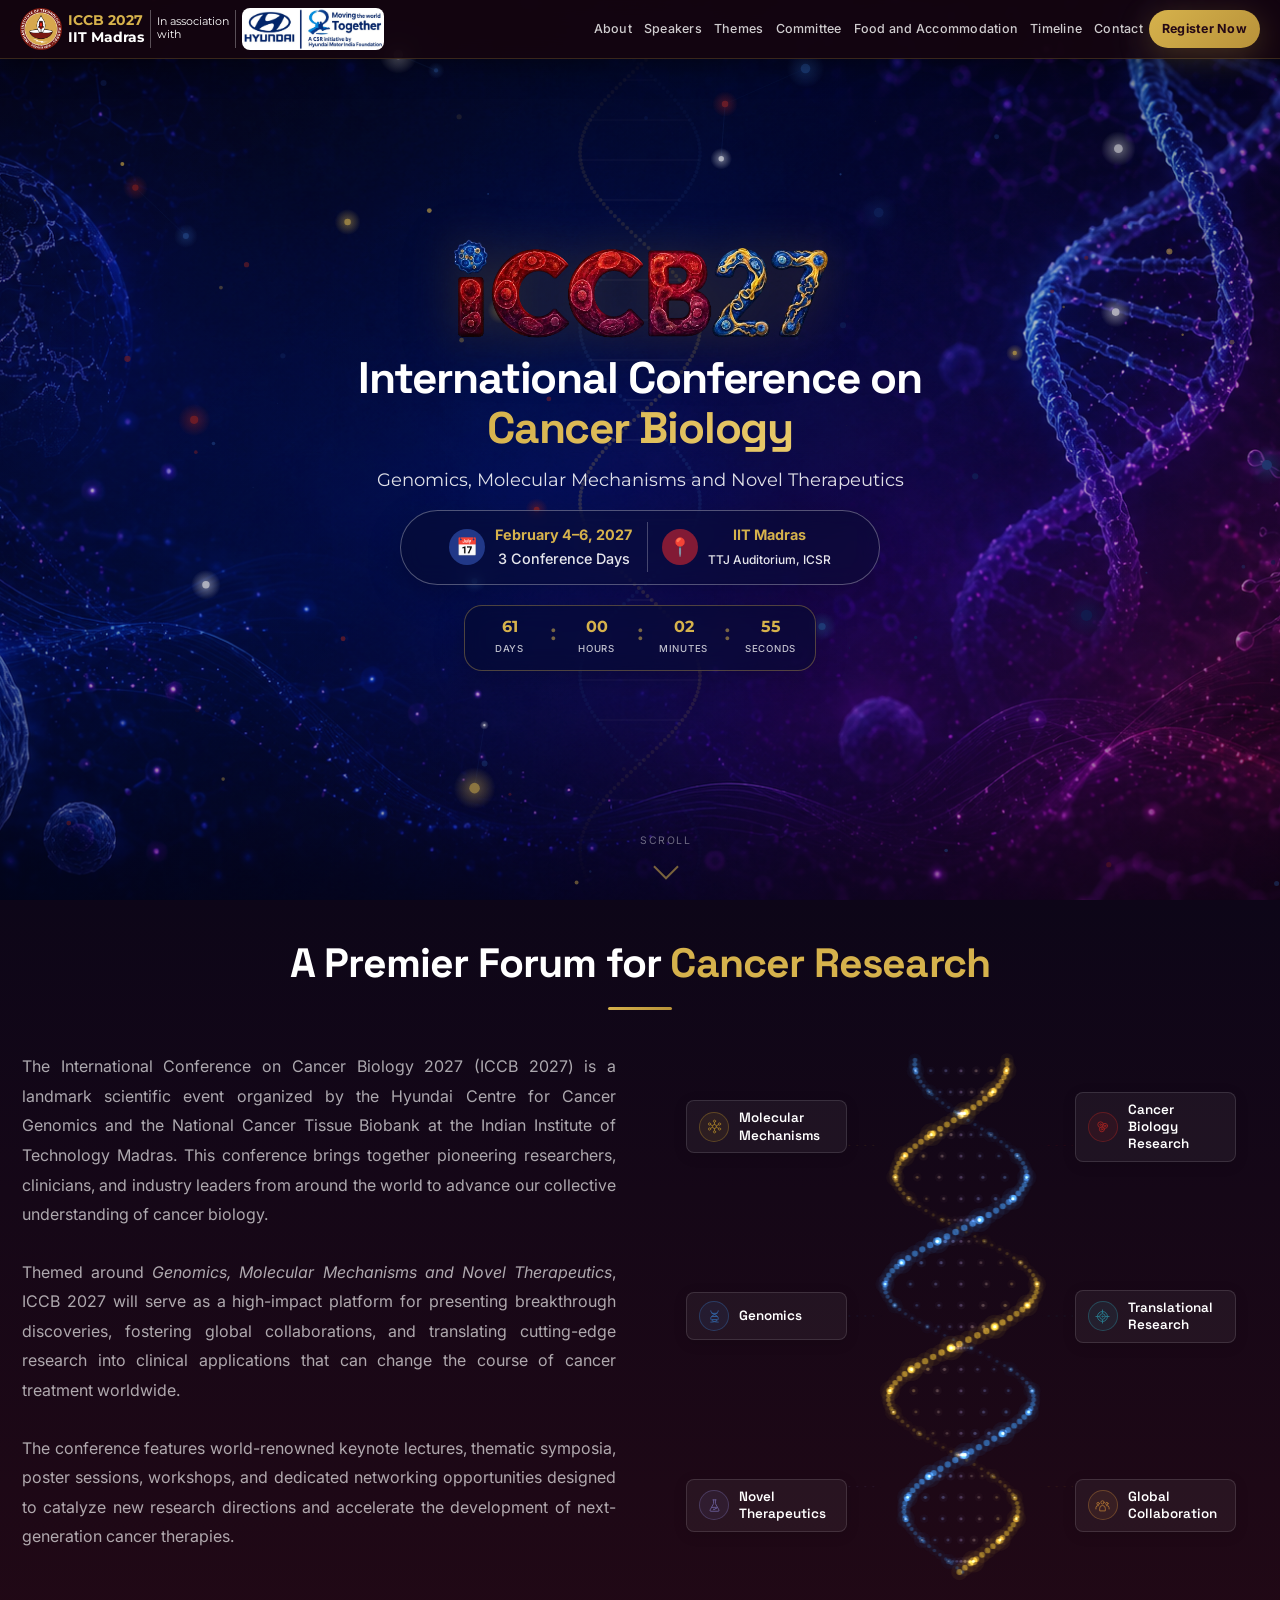
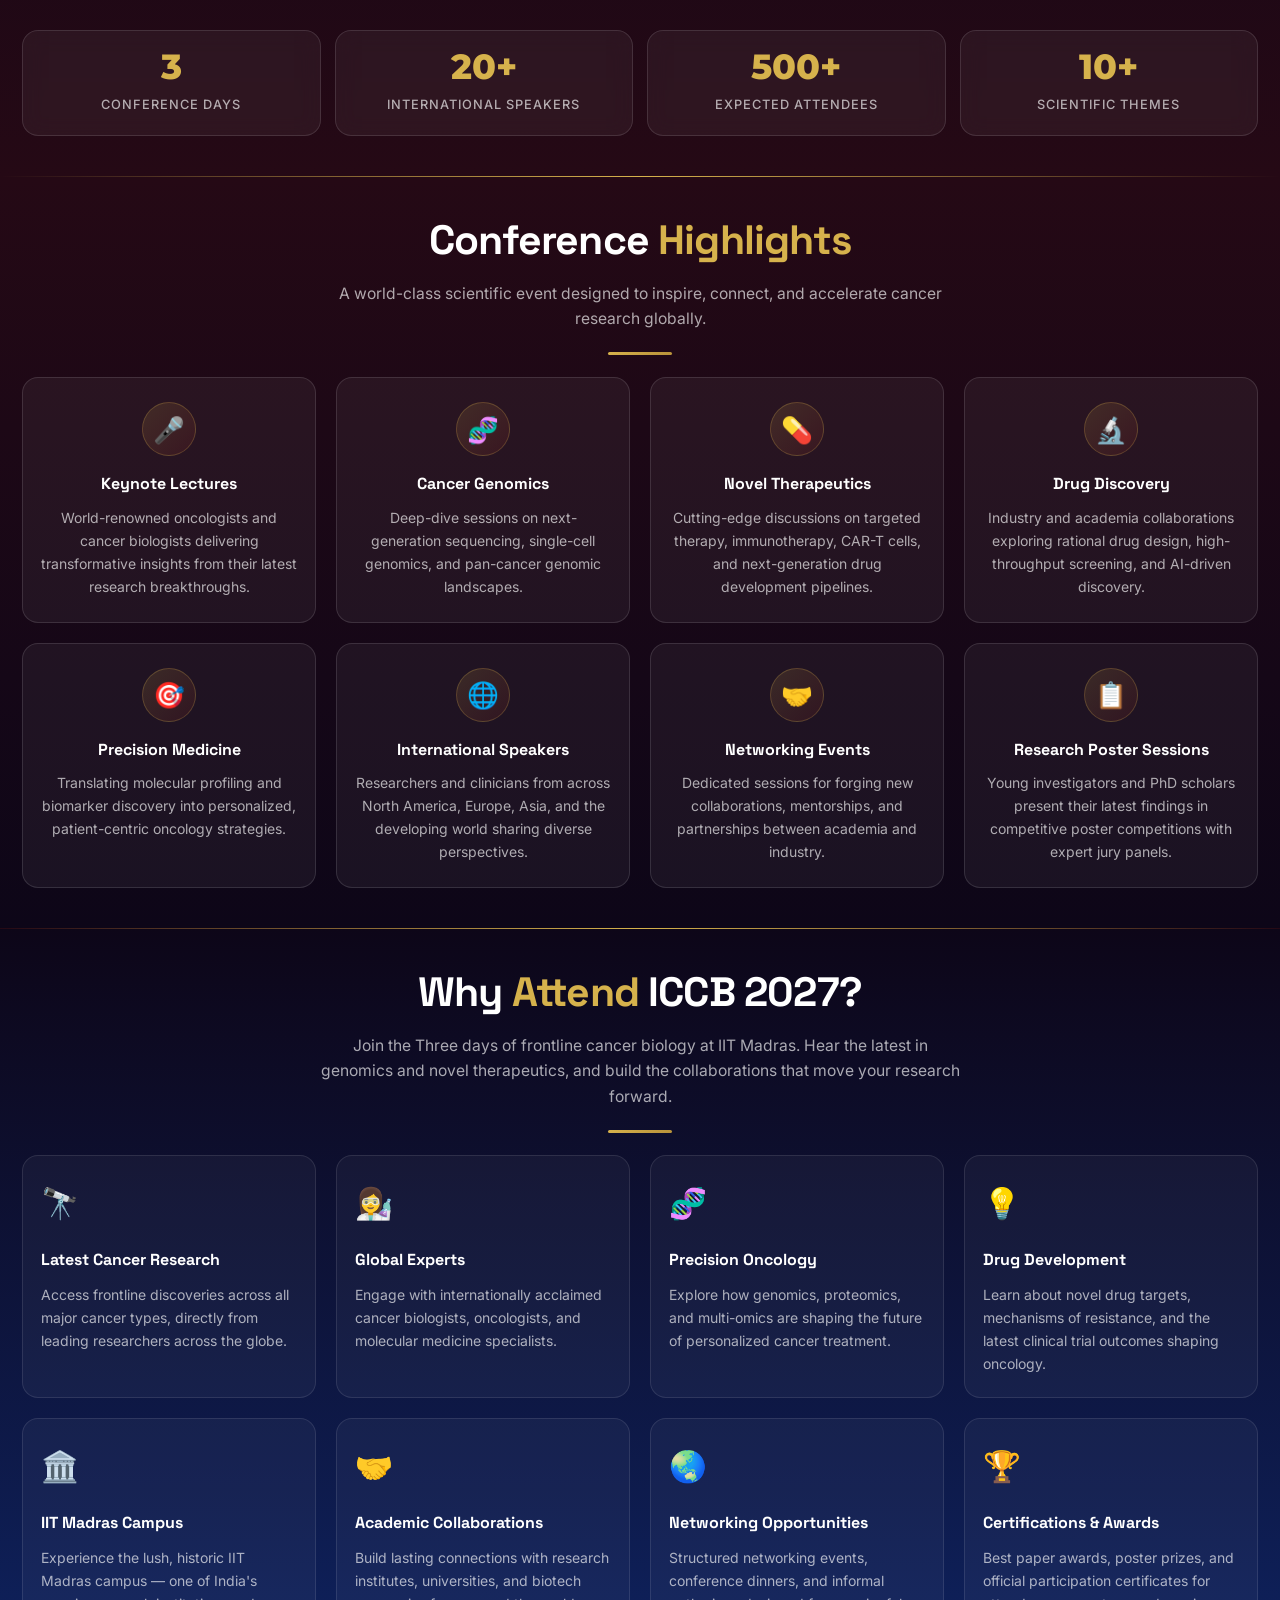
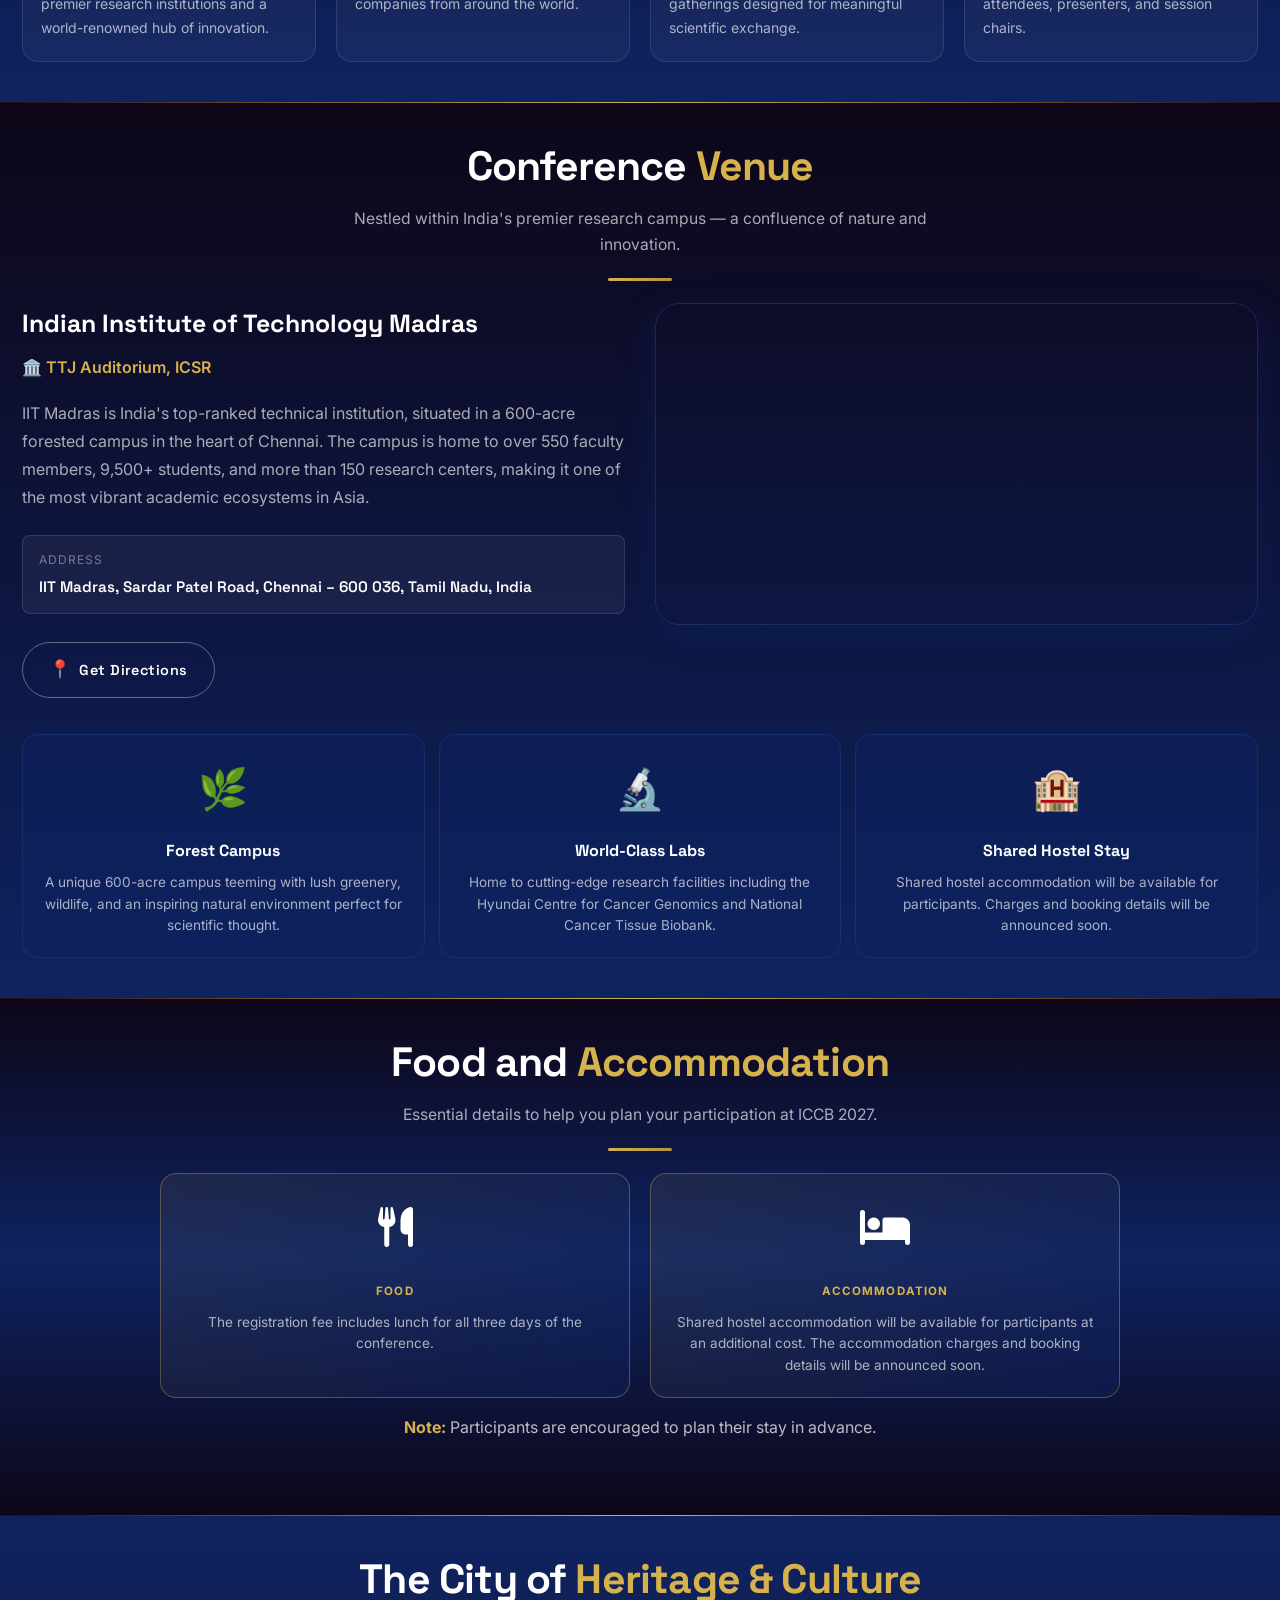
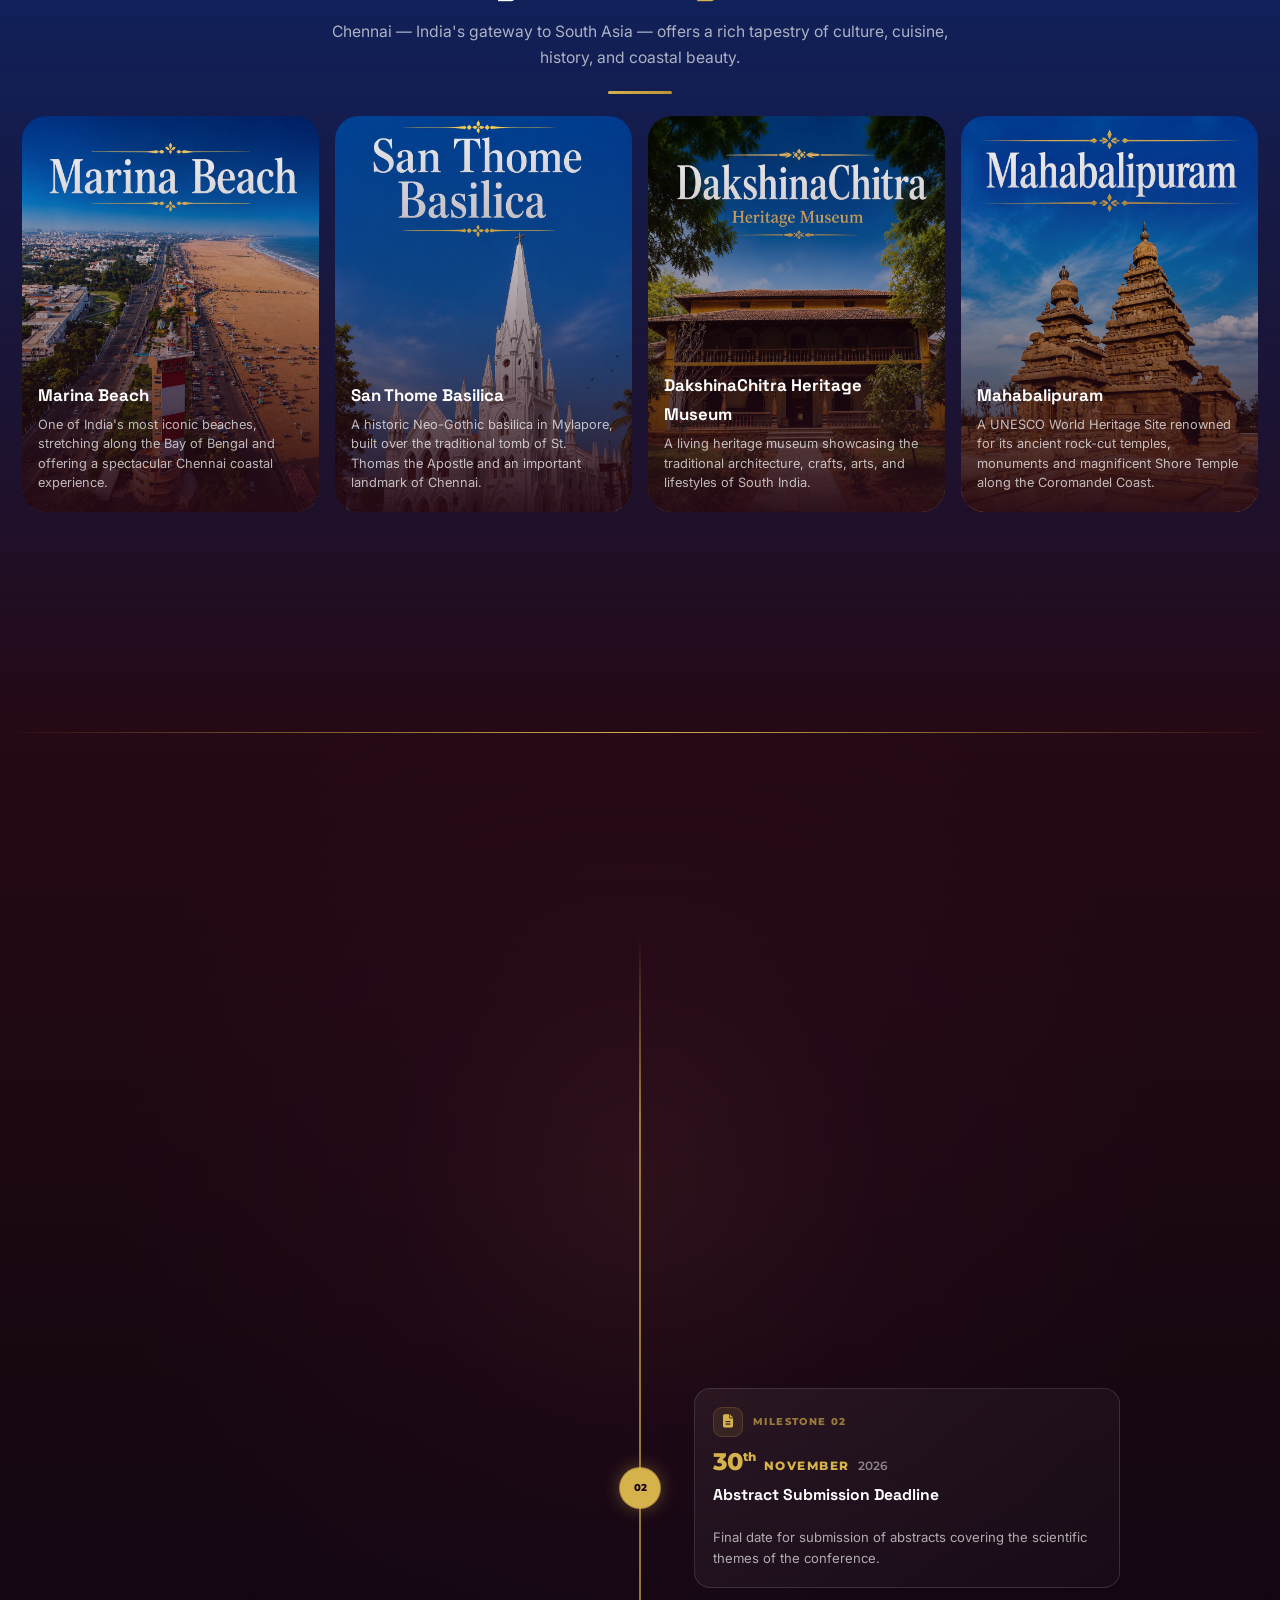
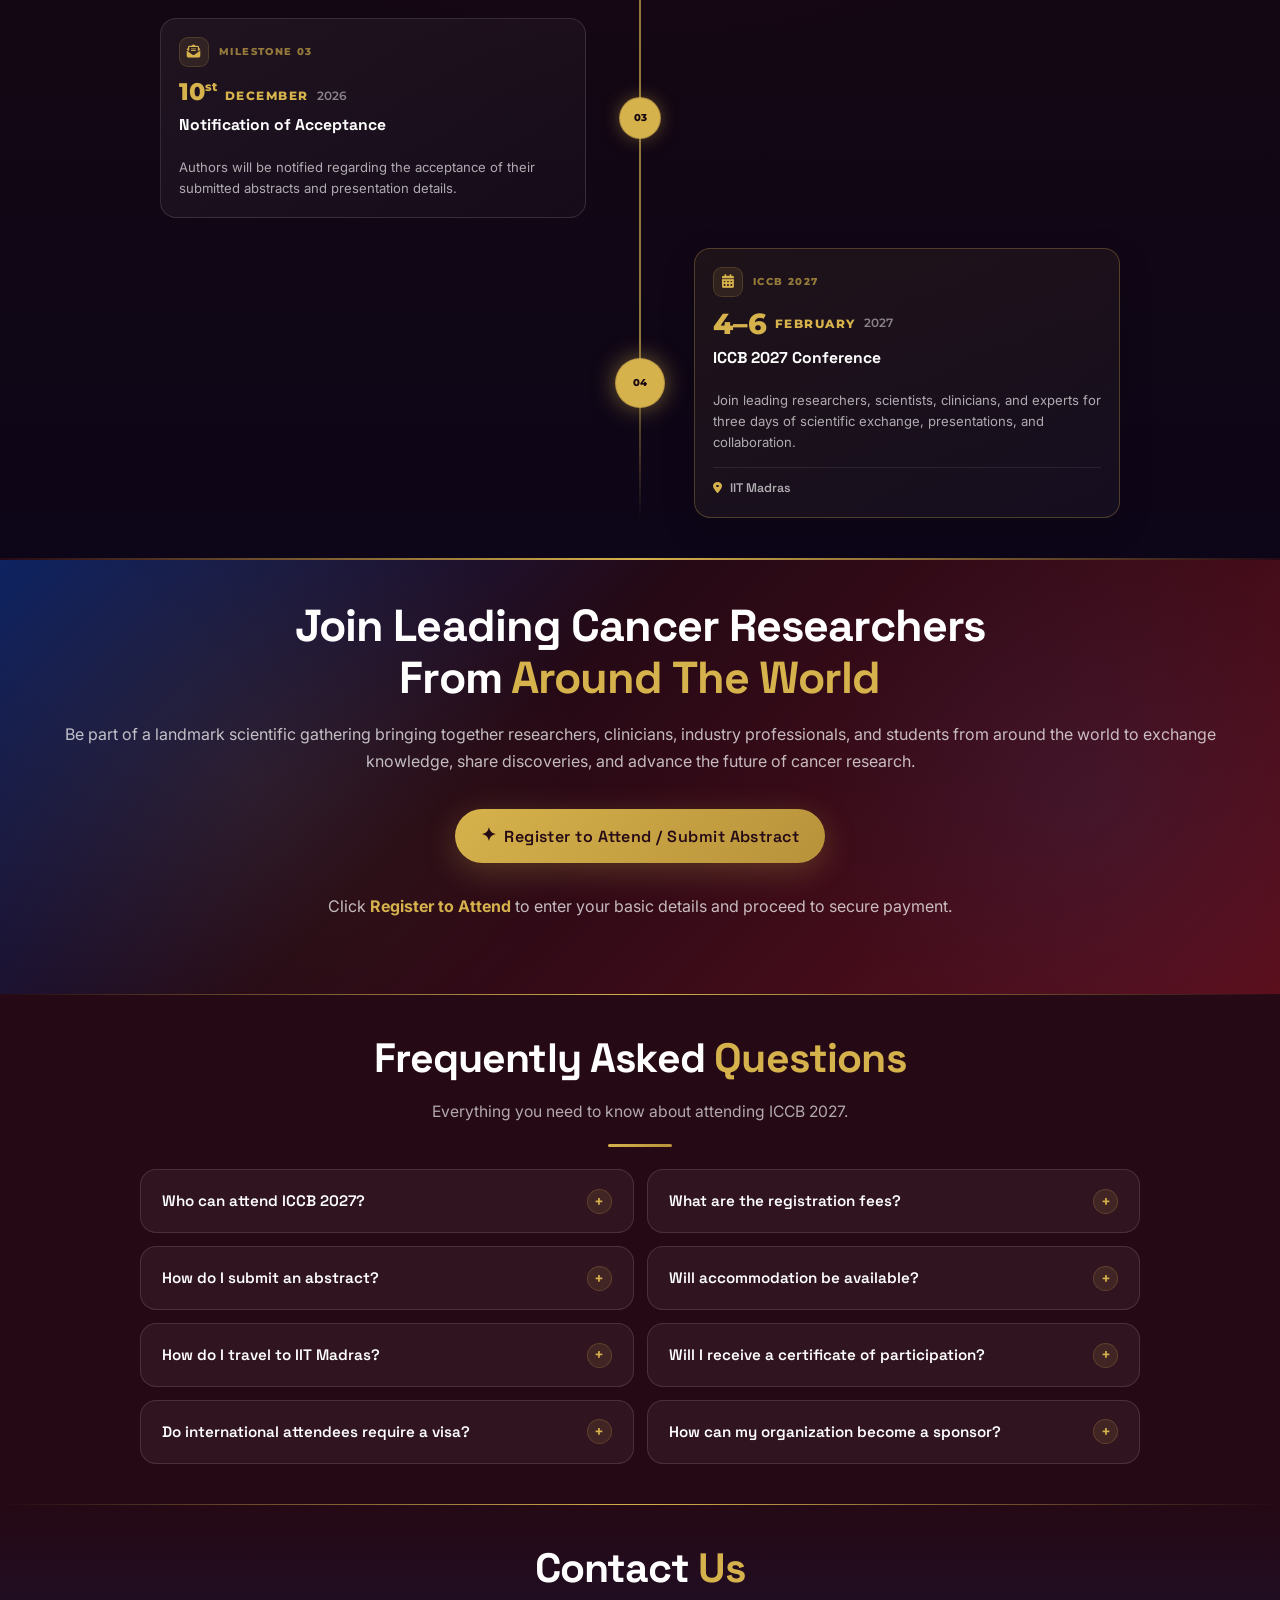
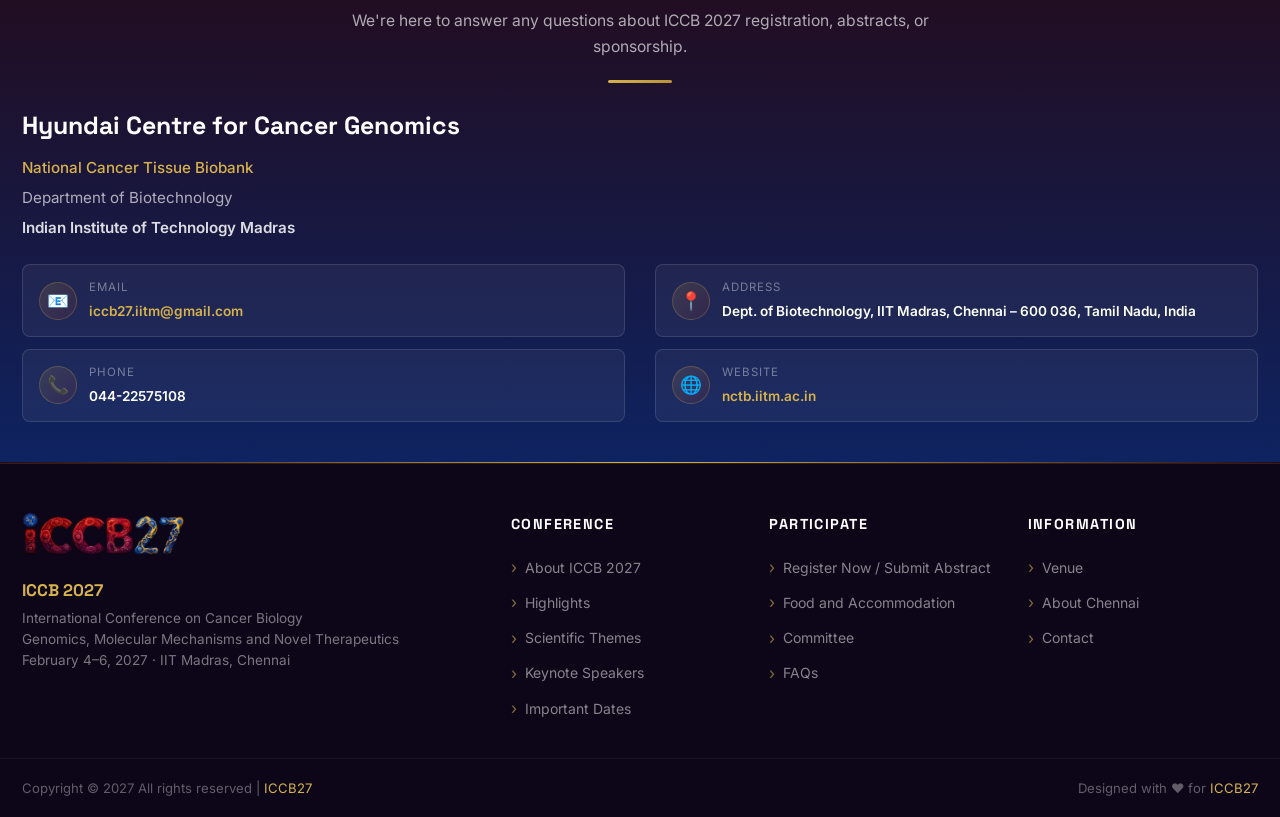
<file: index.html>
<!doctype html>
<html lang="en">

<head>
  <meta charset="UTF-8" />
  <meta name="viewport" content="width=device-width, initial-scale=1.0" />
  <meta name="description"
    content="International Conference on Cancer Biology (ICCB 2027) — Genomics, Molecular Mechanisms and Novel Therapeutics. February 4–6, 2027 at IIT Madras, Chennai, India. Hosted by Hyundai Centre for Cancer Genomics." />
  <meta name="keywords"
    content="ICCB 2027, Cancer Biology, IIT Madras, Genomics, Cancer Conference, Precision Medicine, Oncology" />
  <meta name="author" content="Hyundai Centre for Cancer Genomics, IIT Madras" />
  <meta property="og:title" content="ICCB 2027 — International Conference on Cancer Biology" />
  <meta property="og:description"
    content="Genomics, Molecular Mechanisms and Novel Therapeutics | Feb 4–6, 2027 | IIT Madras, Chennai" />
  <meta property="og:type" content="website" />
  <meta name="theme-color" content="#250915" />

  <title>ICCB 2027 — International Conference on Cancer Biology | IIT Madras</title>

  <!-- Design System -->
  <link rel="stylesheet" href="styles.css" />

  <!-- Font Awesome -->
  <link rel="stylesheet" href="https://cdnjs.cloudflare.com/ajax/libs/font-awesome/6.7.2/css/all.min.css" />

  <!-- Favicon SVG inline -->
  <link rel="icon"
    href="data:image/svg+xml,<svg xmlns='http://www.w3.org/2000/svg' viewBox='0 0 100 100'><circle cx='50' cy='50' r='45' fill='%23992221'/><text y='.9em' font-size='60' x='50%' dominant-baseline='middle' text-anchor='middle' fill='white' font-weight='bold'>iC</text></svg>" />
</head>

<body>
  <!-- ============================================================
       SCROLL PROGRESS BAR
       ============================================================ -->
  <div id="scroll-progress" aria-hidden="true"></div>

  <!-- ============================================================
       NAVIGATION
       ============================================================ -->
  <nav id="navbar" role="navigation" aria-label="Main navigation" class="scrolled">
    <div class="nav-container">
      <!-- Logo -->
      <a href="./index.html" class="nav-logo" aria-label="ICCB 2027 Home">
        <img src="assets/IIT_Madras_Logo.png" alt="IIT Madras Logo" />
        <div class="nav-logo-text">
          <span class="conf-title">ICCB 2027</span>
          <span class="conf-location">IIT Madras</span>
        </div>
        <span class="nav-logo-separator" aria-hidden="true"></span>
        <div class="nav-logo-text">
          <span class="conf-subtxt">In association</span>
          <span class="conf-subtxt">with</span>
        </div>
        <span class="nav-logo-separator" aria-hidden="true"></span>
        <img id="hyundaiLogo" src="assets/hyundai.jpg" alt="Hyundai Logo" />
      </a>

      <!-- Desktop Links -->
      <div class="nav-links" role="menubar">
        <a href="#about" role="menuitem">About</a>
        <a href="./speakers.html" role="menuitem">Speakers</a>
        <a href="#themes" role="menuitem">Themes</a>
        <a href="./organizing_committee.html" role="menuitem">Committee</a>
        <!-- <a href="#venue" role="menuitem">Venue</a> -->
        <a href="#food-accommodation" role="menuitem">Food and Accommodation</a>
        <a href="#timeline" role="menuitem">Timeline</a>
        <!-- <a href="#sponsors" role="menuitem">Sponsors</a> -->
        <a href="#contact" role="menuitem">Contact</a>
        <a href="#register" class="nav-cta" role="menuitem" id="nav-register-btn">Register Now</a>
        <!-- <a href="#abstract" class="nav-cta-abs" role="menuitem" id="nav-abstract-btn">Register Now</a> -->
      </div>

      <!-- Hamburger -->
      <button class="nav-hamburger" id="hamburger-btn" aria-label="Toggle mobile menu" aria-expanded="false">
        <span></span><span></span><span></span>
      </button>
    </div>
  </nav>


  <!-- Mobile Nav Overlay -->
  <div class="nav-mobile" id="mobile-nav" role="menu" aria-hidden="true">
    <a href="#about" role="menuitem">About</a>
    <a href="#highlights" role="menuitem">Highlights</a>
    <a href="./speakers.html" role="menuitem">Speakers</a>
    <a href="#themes" role="menuitem">Themes</a>
    <a href="./organizing_committee.html" role="menuitem">Committee</a>
    <!-- <a href="#venue" role="menuitem">Venue</a> -->
    <a href="#food-accommodation" role="menuitem">Food and Accommodation</a>
    <a href="#timeline" role="menuitem">Timeline</a>
    <a href="#faq" role="menuitem">FAQ</a>
    <a href="#contact" role="menuitem">Contact</a>
    <a href="#register" class="mob-cta" role="menuitem">Register Now</a>
  </div>

  <!-- ============================================================
     HERO SECTION
     ============================================================ -->
  <section id="hero" aria-label="ICCB 2027 Conference Hero">
    <!-- Background -->
    <canvas id="hero-canvas" aria-hidden="true"></canvas>
    <div class="hero-bg-overlay" aria-hidden="true"></div>

    <!-- Hero Content -->
    <div class="hero-content">
      <!-- ========================================================
         ICCB27 LOGO
         ======================================================== -->
      <div class="hero-logo">
        <img src="assets/iccb27-logo.webp" alt="ICCB 2027 - International Conference on Cancer Biology"
          id="hero-logo-img" onerror="
          this.style.display='none';
          document.getElementById('hero-logo-svg').style.display='block';
        " />

        <!-- SVG fallback -->
        <svg id="hero-logo-svg" style="display: none" viewBox="0 0 480 140" xmlns="http://www.w3.org/2000/svg"
          aria-hidden="true">
          <defs>
            <linearGradient id="logo-red" x1="0" y1="0" x2="1" y2="1">
              <stop offset="0%" stop-color="#992221" />
              <stop offset="100%" stop-color="#5C0F1D" />
            </linearGradient>

            <linearGradient id="logo-blue" x1="0" y1="0" x2="1" y2="1">
              <stop offset="0%" stop-color="#0E2361" />
              <stop offset="100%" stop-color="#27539C" />
            </linearGradient>
          </defs>

          <text x="0" y="120" font-family="Space Grotesk, sans-serif" font-weight="900" font-size="130"
            fill="url(#logo-red)">
            iCCB
          </text>

          <text x="290" y="120" font-family="Space Grotesk, sans-serif" font-weight="900" font-size="130"
            fill="url(#logo-blue)">
            27
          </text>

          <circle cx="15" cy="18" r="14" fill="#27539C" opacity="0.9" />

          <circle cx="15" cy="18" r="7" fill="#D6B24C" opacity="0.8" />
        </svg>
      </div>

      <!-- ========================================================
         MAIN TITLE
         ======================================================== -->
      <h1 class="hero-title">
        <span class="line1"> International Conference on </span>

        <span class="typing-wrapper">
          <span class="typing-text"> Cancer Biology </span>
        </span>
      </h1>

      <!-- ========================================================
         CONFERENCE SUBTITLE
         ======================================================== -->
      <p class="hero-subtitle">
        <span> Genomics, Molecular Mechanisms and Novel Therapeutics </span>
      </p>

      <!-- ========================================================
         DATE + LOCATION
         ======================================================== -->
      <div class="hero-meta" role="list" aria-label="Conference details">
        <!-- Date -->
        <div class="hero-meta-item" role="listitem">
          <span class="icon" aria-hidden="true"> 📅 </span>

          <div class="text">
            <strong> February 4–6, 2027 </strong>
            <br />
            <span> 3 Conference Days </span>
          </div>
        </div>

        <!-- Location -->
        <div class="hero-meta-item" role="listitem">
          <span class="icon" aria-hidden="true"> 📍 </span>

          <div class="text">
            <strong> IIT Madras </strong>
            <br />
            <small> TTJ Auditorium, ICSR </small>
          </div>
        </div>
      </div>

      <!-- ========================================================
         HERO ACTIONS
         Hidden on the new design using CSS.
         ======================================================== -->

      <div class="hero-actions">
        <a href="https://conf.code.iitm.ac.in/conf/Cancer_Biology" target="_blank" class="btn btn-primary btn-lg"
          id="hero-register-btn">
          <span class="btn-icon" aria-hidden="true"> ✦ </span>
          Register Now / Submit Abstract
        </a>

        <!-- <a href="#" class="btn btn-outline btn-lg" id="hero-abstract-btn">
          <span class="btn-icon" aria-hidden="true"> ⬇ </span>
          
        </a> -->

        <!-- <a href="#" class="btn btn-outline btn-lg" id="hero-brochure-btn" aria-label="Download conference brochure">
          <span class="btn-icon" aria-hidden="true"> ⬇ </span>

          Download Brochure
        </a> -->
      </div>

      <!-- ========================================================
     LIVE COUNTDOWN
     ======================================================== -->
      <div class="hero-countdown" aria-label="Countdown to ICCB 2027">
        <div class="countdown-item">
          <span id="countdown-days">0</span>
          <small>Days</small>
        </div>

        <div class="countdown-separator">:</div>

        <div class="countdown-item">
          <span id="countdown-hours">0</span>
          <small>Hours</small>
        </div>

        <div class="countdown-separator">:</div>

        <div class="countdown-item">
          <span id="countdown-minutes">0</span>
          <small>Minutes</small>
        </div>

        <div class="countdown-separator">:</div>

        <div class="countdown-item">
          <span id="countdown-seconds">0</span>
          <small>Seconds</small>
        </div>
      </div>

      <!-- ========================================================
         HOST INFORMATION
         Hidden on the new hero design using CSS.
         Keeping it here prevents JS/CSS dependency issues.
         ======================================================== -->

      <!-- <p class="hero-hosted">Hosted by</p>

      <p class="hero-host-name">
        Hyundai Centre for Cancer Genomics &amp; National Cancer Tissue Biobank

        <br />

        Department of Biotechnology, Indian Institute of Technology Madras
      </p> -->
    </div>

    <!-- ============================================================
       SCROLL HINT
       ============================================================ -->
    <div class="hero-scroll-hint" aria-hidden="true">
      <span> Scroll </span>

      <div class="scroll-arrow"></div>
    </div>
  </section>

  <!-- ============================================================
       ABOUT THE CONFERENCE
       ============================================================ -->
  <section id="about" class="section" aria-label="About the conference">
    <div class="container">
      <div class="section-header">
        <h2 class="section-title">A Premier Forum for <span class="gold">Cancer Research</span></h2>
        <div class="section-divider"></div>
      </div>
      <div class="about-grid">
        <!-- Left: Content -->
        <div class="about-content reveal-left">

          <p class="about-description">
            The International Conference on Cancer Biology 2027 (ICCB 2027) is a landmark scientific event
            organized by the Hyundai Centre for Cancer Genomics and the National Cancer Tissue Biobank at the
            Indian Institute of Technology Madras. This conference brings together pioneering researchers,
            clinicians, and industry leaders from around the world to advance our collective understanding of
            cancer biology.
          </p>

          <p class="about-description">
            Themed around <em>Genomics, Molecular Mechanisms and Novel Therapeutics</em>, ICCB 2027 will
            serve as a high-impact platform for presenting breakthrough discoveries, fostering global
            collaborations, and translating cutting-edge research into clinical applications that can change
            the course of cancer treatment worldwide.
          </p>

          <p class="about-description">
            The conference features world-renowned keynote lectures, thematic symposia, poster sessions,
            workshops, and dedicated networking opportunities designed to catalyze new research directions and
            accelerate the development of next-generation cancer therapies.
          </p>
        </div>

        <!-- Right: Visual -->
        <div class="about-visual reveal-right">
          <!-- <img src="assets/about.webp" alt="about" /> -->
          <!-- ============================================================
     SCIENTIFIC THEMES
     ============================================================ -->
          <section id="themes" class="iccb-themes" aria-labelledby="iccb-themes-title">
            <div class="container">
              <div class="iccb-themes__stage" aria-label="Interactive scientific themes visualization">
                <div class="iccb-themes__dna">
                  <canvas class="iccb-themes__canvas" id="iccb-themes-canvas" tabindex="0"
                    aria-label="Animated DNA double helix visualization for scientific themes." role="img"></canvas>
                </div>

                <button class="iccb-theme-card" type="button" data-theme="0" aria-pressed="false">
                  <span class="iccb-theme-card__icon" aria-hidden="true"><svg viewBox="0 0 24 24">
                      <circle cx="12" cy="12" r="3.2" />
                      <circle cx="12" cy="3.5" r="1.8" />
                      <circle cx="20" cy="8" r="1.8" />
                      <circle cx="20" cy="16" r="1.8" />
                      <circle cx="12" cy="20.5" r="1.8" />
                      <circle cx="4" cy="16" r="1.8" />
                      <circle cx="4" cy="8" r="1.8" />
                      <path
                        d="M12 5.3v3.5M18.5 9l-3.3 1.8M18.5 15l-3.3-1.8M12 18.7v-3.5M5.5 15l3.3-1.8M5.5 9l3.3 1.8" />
                    </svg></span>
                  <span class="iccb-theme-card__copy">
                    <span class="iccb-theme-card__name">Molecular Mechanisms</span>
                    <!-- <span class="iccb-theme-card__description">How signalling pathways, mutations and protein interactions drive cancer cells to grow, spread and resist treatment.</span> -->
                  </span>
                  <!-- <span class="iccb-theme-card__marker" aria-hidden="true"></span> -->
                </button>
                <button class="iccb-theme-card" type="button" data-theme="1" aria-pressed="false">
                  <span class="iccb-theme-card__icon" aria-hidden="true"><svg viewBox="0 0 24 24">
                      <path d="M6 3c0 6 12 6 12 12s-12 6-12 6M18 3c0 6-12 6-12 12s12 6 12 6" />
                      <path d="M8 7h8M8 17h8M7.5 12h9" />
                    </svg></span>
                  <span class="iccb-theme-card__copy">
                    <span class="iccb-theme-card__name">Genomics</span>
                    <!-- <span class="iccb-theme-card__description">Reading tumour genomes and multi-omics data to find drivers and biomarkers, and to guide personalised treatment.</span> -->
                  </span>
                  <!-- <span class="iccb-theme-card__marker" aria-hidden="true"></span> -->
                </button>
                <button class="iccb-theme-card" type="button" data-theme="2" aria-pressed="false">
                  <span class="iccb-theme-card__icon" aria-hidden="true"><svg viewBox="0 0 24 24">
                      <path d="M9.5 3h5M10.5 3v6L5 19a1.5 1.5 0 0 0 1.3 2.2h11.4A1.5 1.5 0 0 0 19 19l-5.5-10V3" />
                      <path d="M7.5 15h9" />
                      <circle cx="11" cy="18" r=".6" />
                      <circle cx="14" cy="17" r=".6" />
                    </svg></span>
                  <span class="iccb-theme-card__copy">
                    <span class="iccb-theme-card__name">Novel Therapeutics</span>
                    <!-- <span class="iccb-theme-card__description">New drug targets, mechanisms of resistance and the latest clinical trial outcomes shaping oncology.</span> -->
                  </span>
                  <!-- <span class="iccb-theme-card__marker" aria-hidden="true"></span> -->
                </button>
                <button class="iccb-theme-card" type="button" data-theme="3" aria-pressed="false">
                  <span class="iccb-theme-card__icon" aria-hidden="true"><svg viewBox="0 0 24 24">
                      <circle cx="9" cy="9" r="4.5" />
                      <circle cx="16" cy="11" r="4" />
                      <circle cx="11" cy="16.5" r="4" />
                      <circle cx="9" cy="9" r="1.3" />
                      <circle cx="16" cy="11" r="1.2" />
                      <circle cx="11" cy="16.5" r="1.2" />
                    </svg></span>
                  <!-- <span class="iccb-theme-card__marker" aria-hidden="true"></span> -->
                  <span class="iccb-theme-card__copy">
                    <span class="iccb-theme-card__name">Cancer Biology Research</span>
                    <!-- <span class="iccb-theme-card__description">Fundamental studies of how tumours start, evolve and interact with their surroundings across major cancer types.</span> -->
                  </span>
                </button>
                <button class="iccb-theme-card" type="button" data-theme="4" aria-pressed="false">
                  <span class="iccb-theme-card__icon" aria-hidden="true"><svg viewBox="0 0 24 24">
                      <circle cx="12" cy="12" r="8" />
                      <circle cx="12" cy="12" r="4.5" />
                      <circle cx="12" cy="12" r="1" />
                      <path d="M12 1.5v5M12 17.5v5M1.5 12h5M17.5 12h5" />
                    </svg></span>
                  <!-- <span class="iccb-theme-card__marker" aria-hidden="true"></span> -->
                  <span class="iccb-theme-card__copy">
                    <span class="iccb-theme-card__name">Translational Research</span>
                    <!-- <span class="iccb-theme-card__description">Turning laboratory discoveries into tools and trials that reach patients in the clinic.</span> -->
                  </span>
                </button>
                <button class="iccb-theme-card" type="button" data-theme="5" aria-pressed="false">
                  <span class="iccb-theme-card__icon" aria-hidden="true"><svg viewBox="0 0 24 24">
                      <circle cx="12" cy="7" r="2.6" />
                      <circle cx="5" cy="9" r="2" />
                      <circle cx="19" cy="9" r="2" />
                      <path
                        d="M7.5 20v-3.5a4.5 4.5 0 0 1 9 0V20zM1.5 17.5v-2a3.5 3.5 0 0 1 4-3.4M22.5 17.5v-2a3.5 3.5 0 0 0-4-3.4" />
                    </svg></span>
                  <!-- <span class="iccb-theme-card__marker" aria-hidden="true"></span> -->
                  <span class="iccb-theme-card__copy">
                    <span class="iccb-theme-card__name">Global Collaboration</span>
                    <!-- <span class="iccb-theme-card__description">Researchers, clinicians and industry from around the world exchanging ideas and building partnerships.</span> -->
                  </span>
                </button>
              </div>
            </div>
          </section>
        </div>
      </div>

      <!-- Stats Grid -->
      <div class="about-stats">
        <div class="stat-card reveal reveal-delay-1">
          <span class="stat-number" data-target="3" data-suffix="">0</span>
          <span class="stat-label">Conference Days</span>
        </div>
        <div class="stat-card reveal reveal-delay-2">
          <span class="stat-number" data-target="20" data-suffix="+">0</span>
          <span class="stat-label">International Speakers</span>
        </div>
        <div class="stat-card reveal reveal-delay-3">
          <span class="stat-number" data-target="500" data-suffix="+">0</span>
          <span class="stat-label">Expected Attendees</span>
        </div>
        <div class="stat-card reveal reveal-delay-4">
          <span class="stat-number" data-target="10" data-suffix="+">0</span>
          <span class="stat-label">Scientific Themes</span>
        </div>
      </div>
    </div>
  </section>

  <!-- divider -->
  <div class="divider"></div>

  <!-- ============================================================
       CONFERENCE HIGHLIGHTS
       ============================================================ -->
  <section id="highlights" class="section" aria-label="Conference highlights">
    <div class="container">
      <div class="section-header reveal">
        <!-- <span class="section-tag">What to Expect</span> -->
        <h2 class="section-title">Conference <span class="gold">Highlights</span></h2>
        <p class="section-subtitle">
          A world-class scientific event designed to inspire, connect, and accelerate cancer research globally.
        </p>
        <div class="section-divider"></div>
      </div>

      <div class="highlights-grid">
        <div class="highlight-card reveal reveal-delay-1">
          <div class="highlight-icon" aria-hidden="true">🎤</div>
          <h3 class="highlight-title">Keynote Lectures</h3>
          <p class="highlight-desc">
            World-renowned oncologists and cancer biologists delivering transformative insights from their
            latest research breakthroughs.
          </p>
        </div>
        <div class="highlight-card reveal reveal-delay-2">
          <div class="highlight-icon" aria-hidden="true">🧬</div>
          <h3 class="highlight-title">Cancer Genomics</h3>
          <p class="highlight-desc">
            Deep-dive sessions on next-generation sequencing, single-cell genomics, and pan-cancer genomic
            landscapes.
          </p>
        </div>
        <div class="highlight-card reveal reveal-delay-3">
          <div class="highlight-icon" aria-hidden="true">💊</div>
          <h3 class="highlight-title">Novel Therapeutics</h3>
          <p class="highlight-desc">
            Cutting-edge discussions on targeted therapy, immunotherapy, CAR-T cells, and next-generation drug
            development pipelines.
          </p>
        </div>
        <div class="highlight-card reveal reveal-delay-4">
          <div class="highlight-icon" aria-hidden="true">🔬</div>
          <h3 class="highlight-title">Drug Discovery</h3>
          <p class="highlight-desc">
            Industry and academia collaborations exploring rational drug design, high-throughput screening, and
            AI-driven discovery.
          </p>
        </div>
        <div class="highlight-card reveal reveal-delay-1">
          <div class="highlight-icon" aria-hidden="true">🎯</div>
          <h3 class="highlight-title">Precision Medicine</h3>
          <p class="highlight-desc">
            Translating molecular profiling and biomarker discovery into personalized, patient-centric oncology
            strategies.
          </p>
        </div>
        <div class="highlight-card reveal reveal-delay-2">
          <div class="highlight-icon" aria-hidden="true">🌐</div>
          <h3 class="highlight-title">International Speakers</h3>
          <p class="highlight-desc">
            Researchers and clinicians from across North America, Europe, Asia, and the developing world
            sharing diverse perspectives.
          </p>
        </div>
        <div class="highlight-card reveal reveal-delay-3">
          <div class="highlight-icon" aria-hidden="true">🤝</div>
          <h3 class="highlight-title">Networking Events</h3>
          <p class="highlight-desc">
            Dedicated sessions for forging new collaborations, mentorships, and partnerships between academia
            and industry.
          </p>
        </div>
        <div class="highlight-card reveal reveal-delay-4">
          <div class="highlight-icon" aria-hidden="true">📋</div>
          <h3 class="highlight-title">Research Poster Sessions</h3>
          <p class="highlight-desc">
            Young investigators and PhD scholars present their latest findings in competitive poster
            competitions with expert jury panels.
          </p>
        </div>
      </div>
    </div>
  </section>

  <!-- divider -->
  <div class="divider"></div>

  <!-- ============================================================
       WHY ATTEND
       ============================================================ -->
  <section id="why-attend" class="section" aria-label="Reasons to attend">
    <div class="container">
      <div class="section-header reveal">
        <!-- <span class="section-tag">Value Proposition</span> -->
        <h2 class="section-title">Why <span class="gold">Attend</span> ICCB 2027?</h2>
        <p class="section-subtitle">
          Join the Three days of frontline cancer biology at IIT Madras. Hear the latest in genomics and novel
          therapeutics, and build the collaborations that move your research forward.
        </p>
        <div class="section-divider"></div>
      </div>

      <div class="why-grid">
        <div class="why-card reveal reveal-delay-1">
          <span class="why-icon" aria-hidden="true">🔭</span>
          <h3 class="why-title">Latest Cancer Research</h3>
          <p class="why-desc">
            Access frontline discoveries across all major cancer types, directly from leading researchers
            across the globe.
          </p>
        </div>
        <div class="why-card reveal reveal-delay-2">
          <span class="why-icon" aria-hidden="true">👩‍🔬</span>
          <h3 class="why-title">Global Experts</h3>
          <p class="why-desc">
            Engage with internationally acclaimed cancer biologists, oncologists, and molecular medicine
            specialists.
          </p>
        </div>
        <div class="why-card reveal reveal-delay-3">
          <span class="why-icon" aria-hidden="true">🧬</span>
          <h3 class="why-title">Precision Oncology</h3>
          <p class="why-desc">
            Explore how genomics, proteomics, and multi-omics are shaping the future of personalized cancer
            treatment.
          </p>
        </div>
        <div class="why-card reveal reveal-delay-4">
          <span class="why-icon" aria-hidden="true">💡</span>
          <h3 class="why-title">Drug Development</h3>
          <p class="why-desc">
            Learn about novel drug targets, mechanisms of resistance, and the latest clinical trial outcomes
            shaping oncology.
          </p>
        </div>
        <div class="why-card reveal reveal-delay-1">
          <span class="why-icon" aria-hidden="true">🏛️</span>
          <h3 class="why-title">IIT Madras Campus</h3>
          <p class="why-desc">
            Experience the lush, historic IIT Madras campus — one of India's premier research institutions and
            a world-renowned hub of innovation.
          </p>
        </div>
        <div class="why-card reveal reveal-delay-2">
          <span class="why-icon" aria-hidden="true">🤝</span>
          <h3 class="why-title">Academic Collaborations</h3>
          <p class="why-desc">
            Build lasting connections with research institutes, universities, and biotech companies from around
            the world.
          </p>
        </div>
        <div class="why-card reveal reveal-delay-3">
          <span class="why-icon" aria-hidden="true">🌏</span>
          <h3 class="why-title">Networking Opportunities</h3>
          <p class="why-desc">
            Structured networking events, conference dinners, and informal gatherings designed for meaningful
            scientific exchange.
          </p>
        </div>
        <div class="why-card reveal reveal-delay-4">
          <span class="why-icon" aria-hidden="true">🏆</span>
          <h3 class="why-title">Certifications &amp; Awards</h3>
          <p class="why-desc">
            Best paper awards, poster prizes, and official participation certificates for attendees,
            presenters, and session chairs.
          </p>
        </div>
      </div>
    </div>
  </section>

  <!-- divider -->
  <div class="divider"></div>



  <!-- divider -->
  <!-- <div class="divider"></div> -->

  <!-- ============================================================
       CONFERENCE VENUE
       ============================================================ -->
  <section id="venue" class="section" aria-label="Conference venue">
    <div class="container">
      <div class="section-header reveal">
        <!-- <span class="section-tag">Location</span> -->
        <h2 class="section-title">Conference <span class="gold">Venue</span></h2>
        <p class="section-subtitle">
          Nestled within India's premier research campus — a confluence of nature and innovation.
        </p>
        <div class="section-divider"></div>
      </div>

      <div class="venue-grid">
        <div class="venue-info reveal-left">
          <h3 class="venue-name">Indian Institute of Technology Madras</h3>
          <p class="venue-hall">🏛️ TTJ Auditorium, ICSR</p>

          <p>
            IIT Madras is India's top-ranked technical institution, situated in a 600-acre forested campus in
            the heart of Chennai. The campus is home to over 550 faculty members, 9,500+ students, and more
            than 150 research centers, making it one of the most vibrant academic ecosystems in Asia.
          </p>

          <div class="venue-details">
            <div class="venue-detail-item">
              <!-- <span class="venue-detail-icon" aria-hidden="true">📍</span> -->
              <div class="venue-detail-text">
                <p class="vd-label">Address</p>
                <span class="vd-value">IIT Madras, Sardar Patel Road, Chennai – 600 036, Tamil Nadu, India</span>
              </div>
            </div>
          </div>

          <a href="https://maps.google.com/?q=IIT+Madras+Chennai" target="_blank" rel="noopener" class="btn btn-outline"
            id="venue-directions-btn">
            <span class="btn-icon">📍</span>
            Get Directions
          </a>
        </div>

        <!-- Map -->
        <div class="venue-map reveal-right">
          <iframe
            src="https://www.google.com/maps/embed?pb=!1m18!1m12!1m3!1d3887.0267014780754!2d80.22737!3d13.01087!2m3!1f0!2f0!3f0!3m2!1i1024!2i768!4f13.1!3m3!1m2!1s0x3a5267c25ec6687f%3A0x2af9e9f7c1ab8f6!2sIndian%20Institute%20of%20Technology%20Madras!5e0!3m2!1sen!2sin!4v1620000000000"
            allowfullscreen="" loading="lazy" referrerpolicy="no-referrer-when-downgrade"
            title="IIT Madras location on Google Maps" aria-label="Interactive map showing IIT Madras, Chennai">
          </iframe>
        </div>
      </div>

      <!-- Venue Feature Cards -->
      <div class="venue-cards">
        <div class="venue-card reveal reveal-delay-1">
          <div class="venue-card-icon" aria-hidden="true">🌿</div>
          <h4 class="venue-card-title">Forest Campus</h4>
          <p class="venue-card-desc">
            A unique 600-acre campus teeming with lush greenery, wildlife, and an inspiring natural environment
            perfect for scientific thought.
          </p>
        </div>
        <div class="venue-card reveal reveal-delay-2">
          <div class="venue-card-icon" aria-hidden="true">🔬</div>
          <h4 class="venue-card-title">World-Class Labs</h4>
          <p class="venue-card-desc">
            Home to cutting-edge research facilities including the Hyundai Centre for Cancer Genomics and
            National Cancer Tissue Biobank.
          </p>
        </div>
        <div class="venue-card reveal reveal-delay-3">
          <div class="venue-card-icon" aria-hidden="true">🏨</div>
          <h4 class="venue-card-title">Shared Hostel Stay</h4>
          <p class="venue-card-desc">
            Shared hostel accommodation will be available for participants. Charges and booking details will be
            announced soon.
          </p>
        </div>
      </div>
    </div>
  </section>

  <!-- divider -->
  <div class="divider"></div>

  <!-- ============================================================
       FOOD AND ACCOMMODATION
       ============================================================ -->
  <section id="food-accommodation" class="section" aria-label="Food and accommodation">
    <div class="container">
      <div class="section-header reveal">
        <h2 class="section-title">Food and <span class="gold">Accommodation</span></h2>
        <p class="section-subtitle">
          Essential details to help you plan your participation at ICCB 2027.
        </p>
        <div class="section-divider"></div>
      </div>

      <div class="food-accommodation-grid">
        <!-- <article class="venue-card food-accommodation-card reveal reveal-delay-1">
          <div class="venue-card-icon" aria-hidden="true"><i class="fa-solid fa-utensils"></i></div>
          <h3 class="venue-card-title">Food</h3>
          <p class="venue-card-desc">
            The registration fee includes lunch for all three days of the conference.
          </p>
        </article> -->

        <article class="venue-card food-accommodation-card accommodation-card reveal reveal-delay-2">
          <div class="venue-card-icon" aria-hidden="true"><i class="fa-solid fa-utensils"></i></div>
          <span class="accommodation-update">Food</span>
          <p class="venue-card-desc">
            The registration fee includes lunch for all three days of the conference.
          </p>
        </article>

        <article class="venue-card food-accommodation-card accommodation-card reveal reveal-delay-2">
          <div class="venue-card-icon" aria-hidden="true"><i class="fa-solid fa-bed"></i></div>
          <span class="accommodation-update">Accommodation</span>
          <!-- <h3 class="venue-card-title">Accommodation</h3> -->
          <p class="venue-card-desc">
            Shared hostel accommodation will be available for participants at an additional cost. The
            accommodation charges and booking details will be announced soon.
          </p>
        </article>
      </div>
      <p class="accommodation-note"><span class="gold"><b>Note: </b></span>Participants are encouraged to plan their
        stay in advance.</p>
    </div>
  </section>

  <!-- divider -->
  <div class="divider"></div>

  <!-- ============================================================
     ABOUT CHENNAI
     ============================================================ -->
  <section id="chennai" class="section" aria-label="About Chennai">
    <div class="container">
      <!-- Section Header -->
      <div class="section-header reveal">
        <h2 class="section-title">
          The City of
          <span class="gold">Heritage &amp; Culture</span>
        </h2>
        <p class="section-subtitle">
          Chennai — India's gateway to South Asia — offers a rich tapestry of culture, cuisine, history, and
          coastal beauty.
        </p>
        <div class="section-divider"></div>
      </div>

      <!-- ========================================================
         HERITAGE PLACES
         ======================================================== -->
      <div class="chennai-grid">
        <!-- Marina Beach -->
        <div class="chennai-card reveal reveal-delay-1">
          <div class="chennai-card-bg" style="
                        background-image: url(&quot;./assets/About_Chennai/Marina_Beach.png&quot;);
                        background-size: cover;
                        background-position: center;
                     " aria-hidden="true"></div>
          <div class="chennai-card-overlay" aria-hidden="true"></div>
          <div class="chennai-card-content">
            <h3 class="chennai-card-title">Marina Beach</h3>
            <p class="chennai-card-desc">
              One of India's most iconic beaches, stretching along the Bay of Bengal and offering a
              spectacular Chennai coastal experience.
            </p>
          </div>
        </div>

        <!-- San Thome Basilica -->
        <div class="chennai-card reveal reveal-delay-2">
          <div class="chennai-card-bg" style="
                        background-image: url(&quot;./assets/About_Chennai/San_Thome_Basilica.png&quot;);
                        background-size: cover;
                        background-position: center;
                     " aria-hidden="true"></div>
          <div class="chennai-card-overlay" aria-hidden="true"></div>
          <div class="chennai-card-content">
            <h3 class="chennai-card-title">San Thome Basilica</h3>
            <p class="chennai-card-desc">
              A historic Neo-Gothic basilica in Mylapore, built over the traditional tomb of St. Thomas the
              Apostle and an important landmark of Chennai.
            </p>
          </div>
        </div>

        <!-- DAKSHINACHITRA HERITAGE MUSEUM  -->
        <div class="chennai-card reveal reveal-delay-5">
          <div class="chennai-card-bg" style="
                        background-image: url(&quot;./assets/About_Chennai/DakshinaChitra_Heritage_Museum.png&quot;);
                        background-size: cover;
                        background-position: center;
                     " aria-hidden="true"></div>
          <div class="chennai-card-overlay" aria-hidden="true"></div>
          <div class="chennai-card-content">
            <h3 class="chennai-card-title">DakshinaChitra Heritage Museum</h3>
            <p class="chennai-card-desc">
              A living heritage museum showcasing the traditional architecture, crafts, arts, and lifestyles
              of South India.
            </p>
          </div>
        </div>

        <!-- Mahabalipuram -->
        <div class="chennai-card reveal reveal-delay-4">
          <div class="chennai-card-bg" style="
                        background-image: url(&quot;./assets/About_Chennai/Mahabalipuram.png&quot;);
                        background-size: cover;
                        background-position: center;
                     " aria-hidden="true"></div>
          <div class="chennai-card-overlay" aria-hidden="true"></div>
          <div class="chennai-card-content">
            <h3 class="chennai-card-title">Mahabalipuram</h3>
            <p class="chennai-card-desc">
              A UNESCO World Heritage Site renowned for its ancient rock-cut temples, monuments and
              magnificent Shore Temple along the Coromandel Coast.
            </p>
          </div>
        </div>
      </div>

      <!-- ========================================================
         WEATHER INFO
         ======================================================== -->
      <div class="chennai-weather reveal">
        <div>
          <h3>☀️ Perfect February Weather</h3>
          <p>
            February is one of the most pleasant months to visit Chennai. With warm sunny days, cool sea
            breezes, and minimal rainfall, delegates can comfortably explore the city's attractions and enjoy
            the beautiful IIT Madras campus.
          </p>
        </div>

        <div class="weather-stats">
          <div class="weather-stat">
            <span class="w-value"> 28° </span>
            <span class="w-unit"> Avg. High (°C) </span>
          </div>

          <div class="weather-stat">
            <span class="w-value"> 22° </span>
            <span class="w-unit"> Avg. Low (°C) </span>
          </div>

          <div class="weather-stat">
            <span class="w-value"> Low </span>
            <span class="w-unit"> Rainfall </span>
          </div>
        </div>
      </div>
    </div>
  </section>

  <!-- divider -->
  <div class="divider"></div>

  <!-- ============================================================
     CONFERENCE TIMELINE
     ============================================================ -->
  <section id="timeline" class="section" aria-label="Conference timeline">
    <div class="container">
      <!-- ========================================================
         SECTION HEADER
         ======================================================== -->
      <div class="section-header reveal">
        <h2 class="section-title">
          Conference <span class="gold">Timeline</span>
        </h2>
        <p class="section-subtitle">
          Important dates and milestones leading up to ICCB 2027.
        </p>
        <div class="section-divider"></div>
      </div>

      <!-- ========================================================
         TIMELINE
         ======================================================== -->
      <div class="timeline-container">
        <!-- ======================================================
     01 - REGISTRATION OPEN
     ====================================================== -->
        <div class="timeline-item reveal reveal-delay-1">
          <!-- LEFT -->
          <div class="timeline-side timeline-side-left">
            <div class="tl-content">

              <div class="tl-header">
                <span class="tl-icon">
                  <i class="fa-solid fa-user-check"></i>
                </span>

                <span class="tl-step">
                  MILESTONE 01
                </span>
              </div>

              <!-- <div class="tl-date">
                <span class="tl-day">23</span>
                <span class="tl-month">SEPTEMBER</span>
                <span class="tl-year">2026</span>
              </div>

              <h3 class="tl-title">
                Registration Open
              </h3>

              <span class="timeline-status" data-date="2026-09-23" data-before="Upcoming" data-on="Open Today"
                data-after="Open">
                Open
              </span>

              <div class="registration-period">
                <span class="period-label">Registration Period</span>
                <strong>23 Sep – 01 Nov 2026</strong>
              </div> -->
              <span class="timeline-status" data-date="2026-09-23" data-before="Upcoming" data-on="Open Today"
                data-after="Open">
                Open
              </span>

              <div class="tl-date">
                <span class="tl-day">30<sup>th</sup></span>
                <span class="tl-month">DECEMBER</span>
                <span class="tl-year">2026</span>
              </div>
              <h3 class="tl-title">
                Registration Closes
              </h3>

              <p class="tl-desc">
                Registration is now open for delegates, researchers,
                students, and participants planning to attend ICCB 2027.
              </p>

              <!-- Registration Fees -->
              <div class="registration-fees">
                <h4>Registration Fees</h4>

                <div class="fee-item">
                  <span>Industry</span>
                  <strong>₹10,000</strong>
                </div>

                <div class="fee-item">
                  <span>Faculty</span>
                  <strong>₹6,000</strong>
                </div>

                <div class="fee-item">
                  <span>Students</span>
                  <strong>₹3,000</strong>
                </div>

                <div class="fee-item">
                  <span>Single Day (Reg)</span>
                  <strong>₹2,000</strong>
                </div>
              </div>

            </div>
          </div>

          <!-- CENTER -->
          <div class="tl-center">
            <div class="tl-dot">
              <span>01</span>
            </div>
          </div>

          <!-- RIGHT EMPTY -->
          <div class="timeline-side timeline-side-right"></div>
        </div>

        <!-- ======================================================
           02 - ABSTRACT SUBMISSION
           ====================================================== -->
        <div class="timeline-item reveal reveal-delay-2">
          <!-- LEFT EMPTY -->
          <div class="timeline-side timeline-side-left"></div>
          <!-- CENTER -->
          <div class="tl-center">
            <div class="tl-dot">
              <span>02</span>
            </div>
          </div>

          <!-- RIGHT -->
          <div class="timeline-side timeline-side-right">
            <div class="tl-content">
              <div class="tl-header">
                <span class="tl-icon">
                  <i class="fa-solid fa-file-lines"></i>
                </span>
                <span class="tl-step">
                  MILESTONE 02
                </span>
              </div>
              <div class="tl-date">
                <span class="tl-day">30<sup>th</sup></span>
                <span class="tl-month">NOVEMBER</span>
                <span class="tl-year">2026</span>
              </div>
              <h3 class="tl-title">
                Abstract Submission Deadline
              </h3>
              <p class="tl-desc">
                Final date for submission of abstracts covering the
                scientific themes of the conference.
              </p>
            </div>
          </div>
        </div>

        <!-- ======================================================
           03 - ACCEPTANCE
           ====================================================== -->
        <div class="timeline-item reveal reveal-delay-3">
          <!-- LEFT -->
          <div class="timeline-side timeline-side-left">
            <div class="tl-content">
              <div class="tl-header">
                <span class="tl-icon">
                  <i class="fa-solid fa-envelope-open-text"></i>
                </span>
                <span class="tl-step">
                  MILESTONE 03
                </span>
              </div>
              <div class="tl-date">
                <span class="tl-day">10<sup>st</sup></span>
                <span class="tl-month">DECEMBER</span>
                <span class="tl-year">2026</span>
              </div>
              <h3 class="tl-title">
                Notification of Acceptance
              </h3>
              <p class="tl-desc">
                Authors will be notified regarding the acceptance of
                their submitted abstracts and presentation details.
              </p>
            </div>
          </div>

          <!-- CENTER -->
          <div class="tl-center">
            <div class="tl-dot">
              <span>03</span>
            </div>
          </div>

          <!-- RIGHT EMPTY -->
          <div class="timeline-side timeline-side-right"></div>
        </div>

        <!-- ======================================================
           04 - CONFERENCE
           ====================================================== -->
        <div class="timeline-item timeline-final reveal reveal-delay-4">
          <!-- LEFT EMPTY -->
          <div class="timeline-side timeline-side-left"></div>

          <!-- CENTER -->
          <div class="tl-center">
            <div class="tl-dot tl-dot-final">
              <span>04</span>
            </div>
          </div>

          <!-- RIGHT -->
          <div class="timeline-side timeline-side-right">
            <div class="tl-content tl-highlight">
              <div class="tl-header">
                <span class="tl-icon">
                  <i class="fa-solid fa-calendar-days"></i>
                </span>
                <span class="tl-step">
                  ICCB 2027
                </span>
              </div>
              <div class="tl-date tl-conference-date">
                <span class="tl-day-range">
                  4–6
                </span>
                <span class="tl-month">
                  FEBRUARY
                </span>
                <span class="tl-year">
                  2027
                </span>
              </div>

              <h3 class="tl-title">
                ICCB 2027 Conference
              </h3>

              <p class="tl-desc">
                Join leading researchers, scientists, clinicians, and
                experts for three days of scientific exchange,
                presentations, and collaboration.
              </p>

              <div class="tl-location">
                <i class="fa-solid fa-location-dot"></i>
                <span>IIT Madras</span>
              </div>
            </div>
          </div>
        </div>
      </div>
      <!-- END TIMELINE -->
    </div>
  </section>

  <!-- divider -->
  <div class="divider"></div>

  <!-- ============================================================
       SPONSORS
       ============================================================ --
  <section id="sponsors" class="section" aria-label="Conference sponsors">
    <div class="container">
      <div class="section-header reveal">
        !-- <span class="section-tag">Our Partners</span> --
        <h2 class="section-title">Sponsors &amp; <span class="gold">Partners</span></h2>
        <p class="section-subtitle">ICCB 2027 is made possible through the generous support of leading organizations in
          research, healthcare, and industry.</p>
        <div class="section-divider"></div>
      </div>

      !-- Auto-scrolling carousel --
      <div class="sponsors-carousel-wrapper" aria-label="Sponsor logos carousel">
        <div class="sponsors-track" id="sponsors-track">
          !-- Original items --
          <div class="sponsor-logo">
            <div class="s-icon" aria-hidden="true">🏛️</div>
            <div class="s-name">IIT Madras</div>
            <div class="s-type">Host Institution</div>
          </div>
          <div class="sponsor-logo">
            <div class="s-icon" aria-hidden="true">🚗</div>
            <div class="s-name">Hyundai Motor India</div>
            <div class="s-type">Founding Sponsor</div>
          </div>
          <div class="sponsor-logo">
            <div class="s-icon" aria-hidden="true">🧬</div>
            <div class="s-name">Dept. of Biotechnology</div>
            <div class="s-type">Government Partner</div>
          </div>
          <div class="sponsor-logo">
            <div class="s-icon" aria-hidden="true">⚕️</div>
            <div class="s-name">ICMR</div>
            <div class="s-type">Research Partner</div>
          </div>
          <div class="sponsor-logo">
            <div class="s-icon" aria-hidden="true">🔬</div>
            <div class="s-name">NCCS</div>
            <div class="s-type">Academic Partner</div>
          </div>
          <div class="sponsor-logo">
            <div class="s-icon" aria-hidden="true">💊</div>
            <div class="s-name">Pharma Partner</div>
            <div class="s-type">Industry Partner</div>
          </div>
          <div class="sponsor-logo">
            <div class="s-icon" aria-hidden="true">🧪</div>
            <div class="s-name">Biotech Co.</div>
            <div class="s-type">Industry Sponsor</div>
          </div>
          <div class="sponsor-logo">
            <div class="s-icon" aria-hidden="true">📊</div>
            <div class="s-name">Research Org.</div>
            <div class="s-type">Associate Partner</div>
          </div>
          !-- Duplicated for infinite scroll --
          <div class="sponsor-logo">
            <div class="s-icon" aria-hidden="true">🏛️</div>
            <div class="s-name">IIT Madras</div>
            <div class="s-type">Host Institution</div>
          </div>
          <div class="sponsor-logo">
            <div class="s-icon" aria-hidden="true">🚗</div>
            <div class="s-name">Hyundai Motor India</div>
            <div class="s-type">Founding Sponsor</div>
          </div>
          <div class="sponsor-logo">
            <div class="s-icon" aria-hidden="true">🧬</div>
            <div class="s-name">Dept. of Biotechnology</div>
            <div class="s-type">Government Partner</div>
          </div>
          <div class="sponsor-logo">
            <div class="s-icon" aria-hidden="true">⚕️</div>
            <div class="s-name">ICMR</div>
            <div class="s-type">Research Partner</div>
          </div>
          <div class="sponsor-logo">
            <div class="s-icon" aria-hidden="true">🔬</div>
            <div class="s-name">NCCS</div>
            <div class="s-type">Academic Partner</div>
          </div>
          <div class="sponsor-logo">
            <div class="s-icon" aria-hidden="true">💊</div>
            <div class="s-name">Pharma Partner</div>
            <div class="s-type">Industry Partner</div>
          </div>
          <div class="sponsor-logo">
            <div class="s-icon" aria-hidden="true">🧪</div>
            <div class="s-name">Biotech Co.</div>
            <div class="s-type">Industry Sponsor</div>
          </div>
          <div class="sponsor-logo">
            <div class="s-icon" aria-hidden="true">📊</div>
            <div class="s-name">Research Org.</div>
            <div class="s-type">Associate Partner</div>
          </div>
        </div>
      </div>

      !-- Sponsorship Tiers --
      <div class="sponsors-tiers reveal">
        <h3>Sponsorship Opportunities</h3>
        <div class="sponsor-tier-grid">
          <div class="sponsor-tier-badge">
            <div class="tier-dot tier-platinum" aria-hidden="true"></div> Platinum Sponsor
          </div>
          <div class="sponsor-tier-badge">
            <div class="tier-dot tier-gold" aria-hidden="true"></div> Gold Sponsor
          </div>
          <div class="sponsor-tier-badge">
            <div class="tier-dot tier-silver" aria-hidden="true"></div> Silver Sponsor
          </div>
          <div class="sponsor-tier-badge">
            <div class="tier-dot tier-bronze" aria-hidden="true"></div> Bronze Sponsor
          </div>
          <div class="sponsor-tier-badge">🤝 Academic Partner</div>
          <div class="sponsor-tier-badge">📢 Media Partner</div>
        </div>
        <div style="margin-top:28px;">
          <a href="#contact" class="btn btn-primary" id="become-sponsor-btn">
            <span class="btn-icon">✦</span>
            Become a Sponsor
          </a>
        </div>
      </div>
    </div>
  </section>-->

  <!-- divider -->
  <div class="divider"></div>

  <!-- ============================================================
       REGISTRATION CTA
       ============================================================ -->
  <section id="register" class="section" aria-label="Registration call to action">
    <div class="container">
      <div class="register-content reveal">
        <!-- <span class="section-tag">Join Us</span> -->
        <h2 class="section-title">
          Join Leading Cancer Researchers<br />
          From <span class="gold">Around The World</span>
        </h2>
        <p>
          Be part of a landmark scientific gathering bringing together researchers, clinicians, industry professionals,
          and students from around the world to exchange knowledge, share discoveries, and advance the future of cancer
          research.
        </p>

        <div class="register-actions">
          <a href="https://conf.code.iitm.ac.in/conf/Cancer_Biology" target="_blank" class="btn btn-primary btn-lg"
            id="reg-attend-btn">
            <span class="btn-icon">✦</span>
            Register to Attend / Submit Abstract
          </a>
          <!-- <a href="#" class="btn btn-outline btn-lg" id="reg-sponsor-btn">
            <span class="btn-icon">💼</span>
            Become a Sponsor
          </a> -->
          <!-- <a href="#" class="btn btn-outline btn-lg" id="reg-abstract-btn">
            <span class="btn-icon">📋</span>
            Submit Abstract
          </a> -->
        </div>

        <p class="register-note">Click <span class="gold"><b>Register to Attend</b></span> to enter your basic details
          and proceed to secure payment.</p>
      </div>
    </div>
  </section>

  <div class="divider"></div>

  <!-- ============================================================
       FAQ
       ============================================================ -->
  <section id="faq" class="section" aria-label="Frequently asked questions">
    <div class="container">
      <div class="section-header reveal">
        <!-- <span class="section-tag">FAQs</span> -->
        <h2 class="section-title">Frequently Asked <span class="gold">Questions</span></h2>
        <p class="section-subtitle">Everything you need to know about attending ICCB 2027.</p>
        <div class="section-divider"></div>
      </div>

      <div class="faq-grid">
        <div class="faq-item reveal reveal-delay-1">
          <div class="faq-question" tabindex="0" role="button" aria-expanded="false">
            Who can attend ICCB 2027?
            <span class="faq-icon" aria-hidden="true">+</span>
          </div>
          <div class="faq-answer">
            <p>
              ICCB 2027 is open to cancer biologists, oncologists, molecular biologists, clinical researchers,
              PhD students, postdoctoral fellows, biotech professionals, and anyone with a passion for
              advancing cancer research. International attendees are warmly welcomed.
            </p>
          </div>
        </div>

        <div class="faq-item reveal reveal-delay-2">
          <div class="faq-question" tabindex="0" role="button" aria-expanded="false">
            What are the registration fees?
            <span class="faq-icon" aria-hidden="true">+</span>
          </div>
          <div class="faq-answer">
            <p>
              Registration fees are ₹10,000 for Industry, ₹6,000 for Faculty, ₹3,000 for Students, and ₹2,000 for Single
              Day Registration.
            </p>
          </div>
        </div>

        <div class="faq-item reveal reveal-delay-3">
          <div class="faq-question" tabindex="0" role="button" aria-expanded="false">
            How do I submit an abstract?
            <span class="faq-icon" aria-hidden="true">+</span>
          </div>
          <div class="faq-answer">
            <p>
              Abstract submission will be conducted through our online portal. Abstracts should be within 300
              words and follow the provided template covering background, methods, results, and conclusions.
              Accepted abstracts may be considered for oral or poster presentations.
            </p>
          </div>
        </div>

        <div class="faq-item reveal reveal-delay-4">
          <div class="faq-question" tabindex="0" role="button" aria-expanded="false">
            Will accommodation be available?
            <span class="faq-icon" aria-hidden="true">+</span>
          </div>
          <div class="faq-answer">
            <p>
              Shared hostel accommodation will be available for participants at an additional cost. The
              accommodation charges and booking details will be announced soon. Participants are encouraged to
              plan their stay in advance.
            </p>
          </div>
        </div>

        <div class="faq-item reveal reveal-delay-1">
          <div class="faq-question" tabindex="0" role="button" aria-expanded="false">
            How do I travel to IIT Madras?
            <span class="faq-icon" aria-hidden="true">+</span>
          </div>
          <div class="faq-answer">
            <p>
              IIT Madras is well-connected. Chennai International Airport (MAA) is approximately 12 km away.
              The campus is accessible via Chennai Metro (IIT Station on the Red Line), cab/auto services
              (Uber/Ola), and bus services. Shuttle arrangements may be provided for registered delegates.
            </p>
          </div>
        </div>

        <div class="faq-item reveal reveal-delay-2">
          <div class="faq-question" tabindex="0" role="button" aria-expanded="false">
            Will I receive a certificate of participation?
            <span class="faq-icon" aria-hidden="true">+</span>
          </div>
          <div class="faq-answer">
            <p>
              Yes, all registered participants will receive an official Certificate of Participation from IIT
              Madras. Presenters will receive a Certificate of Presentation. Awards will be presented to best
              paper and poster winners at the closing ceremony.
            </p>
          </div>
        </div>

        <div class="faq-item reveal reveal-delay-3">
          <div class="faq-question" tabindex="0" role="button" aria-expanded="false">
            Do international attendees require a visa?
            <span class="faq-icon" aria-hidden="true">+</span>
          </div>
          <div class="faq-answer">
            <p>
              International attendees are responsible for obtaining their own Indian visa. We can provide
              official invitation letters upon registration to assist with visa applications. India offers
              e-Visa facilities for citizens of most countries. Please check the official Indian government
              e-Visa portal for eligibility.
            </p>
          </div>
        </div>

        <div class="faq-item reveal reveal-delay-4">
          <div class="faq-question" tabindex="0" role="button" aria-expanded="false">
            How can my organization become a sponsor?
            <span class="faq-icon" aria-hidden="true">+</span>
          </div>
          <div class="faq-answer">
            <p>
              We welcome sponsorship at multiple levels — Platinum, Gold, Silver, Bronze, Academic, and Media
              Partner. Each tier offers distinct visibility benefits. Please contact the organizing committee
              via email for our detailed Sponsorship Prospectus.
            </p>
          </div>
        </div>
      </div>
    </div>
  </section>

  <!-- divider -->
  <div class="divider"></div>

  <!-- ============================================================
       CONTACT
       ============================================================ -->
  <section id="contact" class="section" aria-label="Contact information">
    <div class="container">
      <div class="section-header reveal">
        <!-- <span class="section-tag">Get in Touch</span> -->
        <h2 class="section-title">Contact <span class="gold">Us</span></h2>
        <p class="section-subtitle">
          We're here to answer any questions about ICCB 2027 registration, abstracts, or sponsorship.
        </p>
        <div class="section-divider"></div>
      </div>
      <div class="contact-info">
        <h3>Hyundai Centre for Cancer Genomics</h3>
        <p class="sub-org">National Cancer Tissue Biobank</p>
        <p class="dept">Department of Biotechnology</p>
        <p class="institution">Indian Institute of Technology Madras</p>
      </div>

      <div class="contact-grid">
        <!-- Contact Info -->
        <div class="reveal-left">
          <div class="contact-items">
            <div class="contact-item">
              <div class="contact-icon" aria-hidden="true">📧</div>
              <div class="contact-text">
                <p class="c-label">Email</p>
                <p class="c-value"><a href="mailto:iccb27.iitm@gmail.com">iccb27.iitm@gmail.com</a></p>
              </div>
            </div>

            <div class="contact-item">
              <div class="contact-icon" aria-hidden="true">📞</div>
              <div class="contact-text">
                <p class="c-label">Phone</p>
                <p class="c-value">044-22575108</p>
              </div>
            </div>
          </div>
        </div>
        <div class="reveal-right">
          <div class="contact-items">
            <div class="contact-item">
              <div class="contact-icon" aria-hidden="true">📍</div>
              <div class="contact-text">
                <p class="c-label">Address</p>
                <p class="c-value">
                  Dept. of Biotechnology, IIT Madras, Chennai – 600 036, Tamil Nadu, India
                </p>
              </div>
            </div>

            <div class="contact-item">
              <div class="contact-icon" aria-hidden="true">🌐</div>
              <div class="contact-text">
                <p class="c-label">Website</p>
                <p class="c-value"><a href="https://nctb.iitm.ac.in" target="_blank" rel="noopener">nctb.iitm.ac.in</a>
                </p>
              </div>
            </div>
          </div>
        </div>

        <!-- Contact Form -->
        <!-- <div class="contact-form-card reveal-right">
          <h3>Send Us a Message</h3>
          <form id="contact-form" novalidate>
            <div class="form-group">
              <label for="cf-name">Full Name *</label>
              <input type="text" id="cf-name" name="name" placeholder="Dr. Jane Smith" required autocomplete="name" />
            </div>
            <div class="form-group">
              <label for="cf-email">Email Address *</label>
              <input type="email" id="cf-email" name="email" placeholder="jane.smith@university.edu" required
                autocomplete="email" />
            </div>
            <div class="form-group">
              <label for="cf-message">Message *</label>
              <textarea id="cf-message" name="message" placeholder="Please describe your enquiry..."
                required></textarea>
            </div>
            <button type="submit" class="btn btn-primary" style="width: 100%; justify-content: center"
              id="contact-submit-btn">
              <span class="btn-icon">✦</span>
              Send Message
            </button>
          </form>
        </div> -->
      </div>
    </div>
  </section>

  <!-- divider -->
  <div class="divider"></div>

  <!-- ============================================================
       FOOTER
       ============================================================ -->
  <footer id="footer" role="contentinfo">
    <div class="footer-top">
      <div class="container">
        <div class="footer-grid">
          <!-- Brand -->
          <div class="footer-brand">
            <div class="brand-logo">
              <img src="assets/iccb27-logo.webp" alt="ICCB 2027 - International Conference on Cancer Biology"
                id="hero-logo-img" onerror="
                this.style.display='none';
                document.getElementById('hero-logo-svg').style.display='block';
              " />
            </div>
            <p class="brand-name">ICCB 2027</p>
            <p class="brand-sub">
              International Conference on Cancer Biology<br />
              Genomics, Molecular Mechanisms and Novel Therapeutics<br />
              February 4–6, 2027 · IIT Madras, Chennai
            </p>
            <!-- <div class="footer-social" role="list">
              <a href="#" class="social-btn" aria-label="Twitter/X" role="listitem" id="footer-twitter">𝕏</a>
              <a href="#" class="social-btn" aria-label="LinkedIn" role="listitem" id="footer-linkedin">in</a>
              <a href="#" class="social-btn" aria-label="ResearchGate" role="listitem" id="footer-rg">Rg</a>
              <a href="#" class="social-btn" aria-label="YouTube" role="listitem" id="footer-yt">▶</a>
            </div> -->
          </div>

          <!-- Quick Links: Conference -->
          <div class="footer-col">
            <h4>Conference</h4>
            <ul>
              <li><a href="#about">About ICCB 2027</a></li>
              <li><a href="#highlights">Highlights</a></li>
              <li><a href="#themes">Scientific Themes</a></li>
              <li><a href="./speakers.html">Keynote Speakers</a></li>
              <li><a href="#timeline">Important Dates</a></li>
            </ul>
          </div>

          <!-- Quick Links: Participate -->
          <div class="footer-col">
            <h4>Participate</h4>
            <ul>
              <li><a href="#register">Register Now / Submit Abstract</a></li>
              <li><a href="#food-accommodation">Food and Accommodation</a></li>
              <!-- <li><a href="#sponsors">Sponsorship</a></li> -->
              <li><a href="./organizing_committee.html">Committee</a></li>
              <li><a href="#faq">FAQs</a></li>
            </ul>
          </div>

          <!-- Quick Links: Information -->
          <div class="footer-col">
            <h4>Information</h4>
            <ul>
              <li><a href="#venue">Venue</a></li>
              <li><a href="#chennai">About Chennai</a></li>
              <li><a href="#contact">Contact</a></li>
              <!-- <li><a href="#">Privacy Policy</a></li>
              <li><a href="#">Terms of Use</a></li> -->
            </ul>
          </div>
        </div>
      </div>
    </div>

    <div class="footer-bottom">
      <div class="container">
        <div class="footer-bottom-inner">
          <p>Copyright © 2027 All rights reserved | <span>ICCB27</span></p>
          <p>Designed with ♥ for <span>ICCB27</span></p>
        </div>
      </div>
    </div>
  </footer>

  <!-- Back to Top -->
  <button id="back-to-top" aria-label="Scroll back to top" title="Back to top">↑</button>

  <!-- JavaScript -->
  <script src="script.js" defer></script>
</body>

</html>
</file>
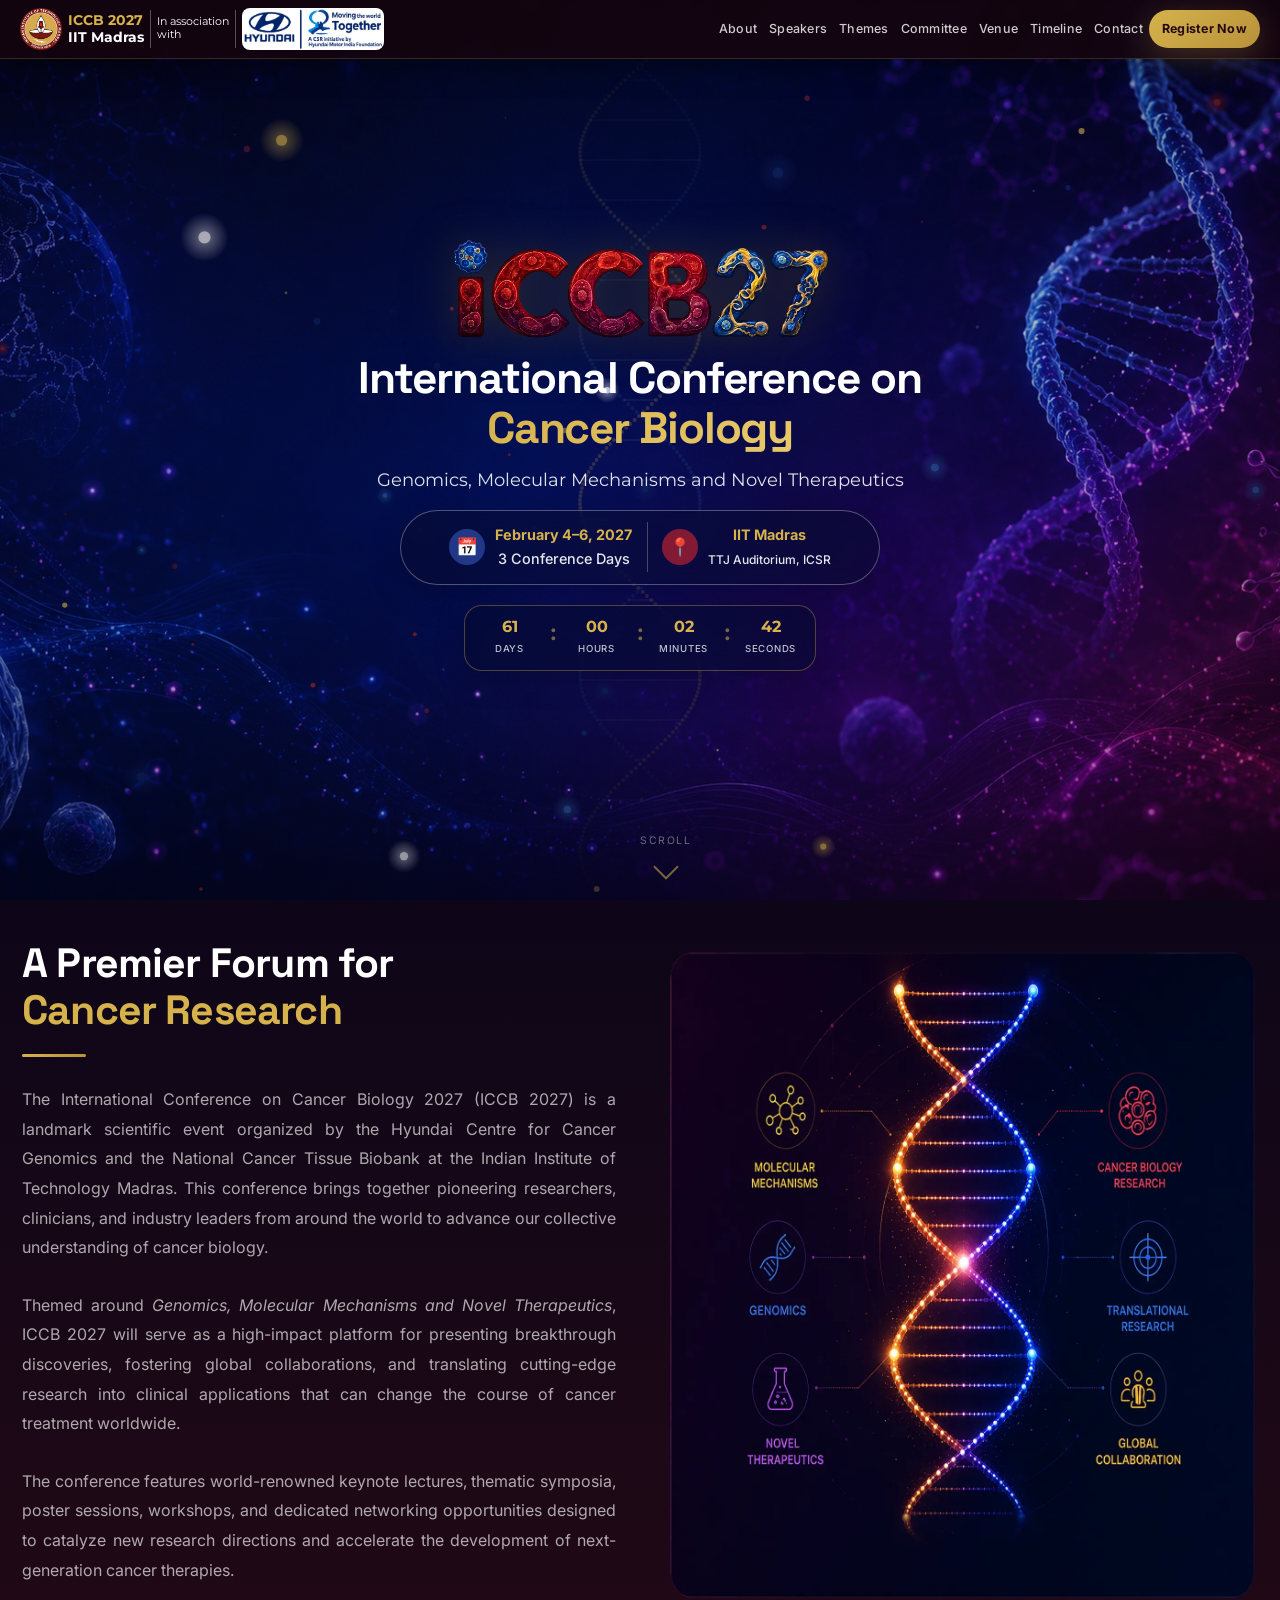
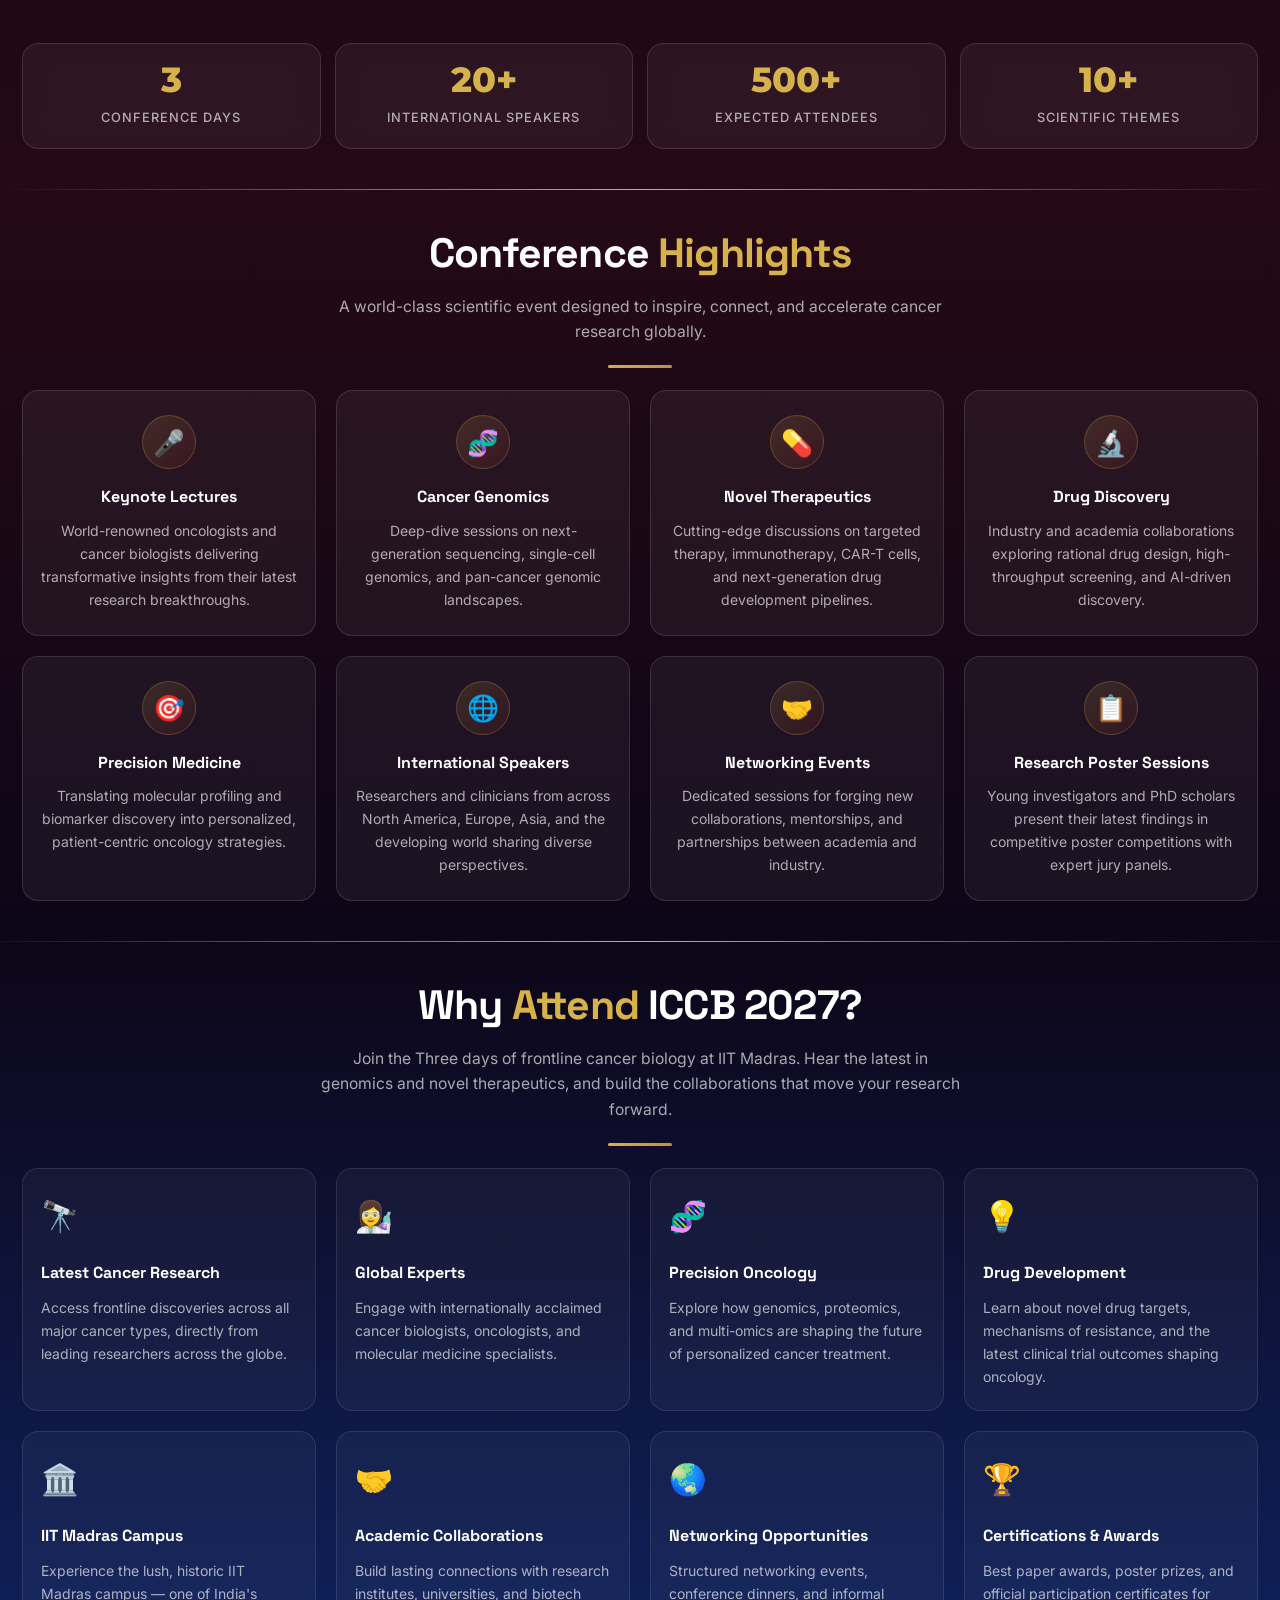
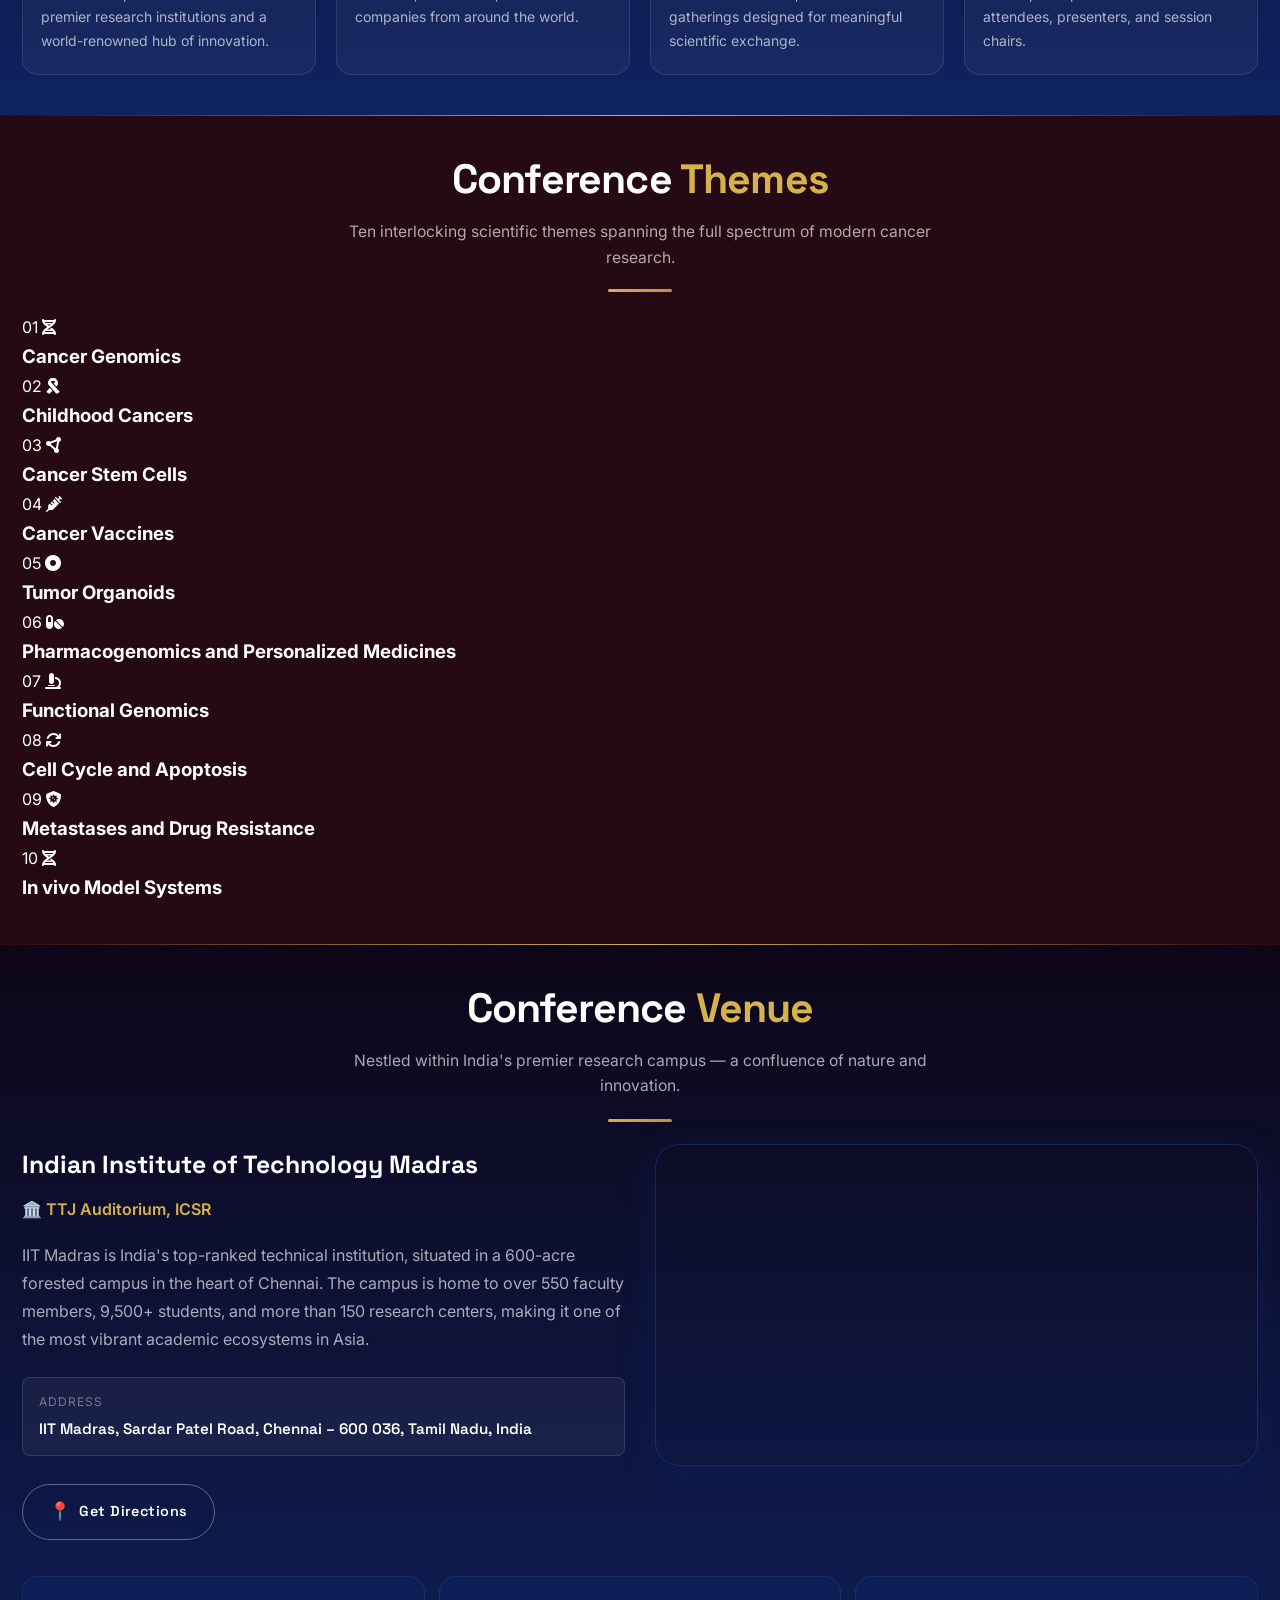
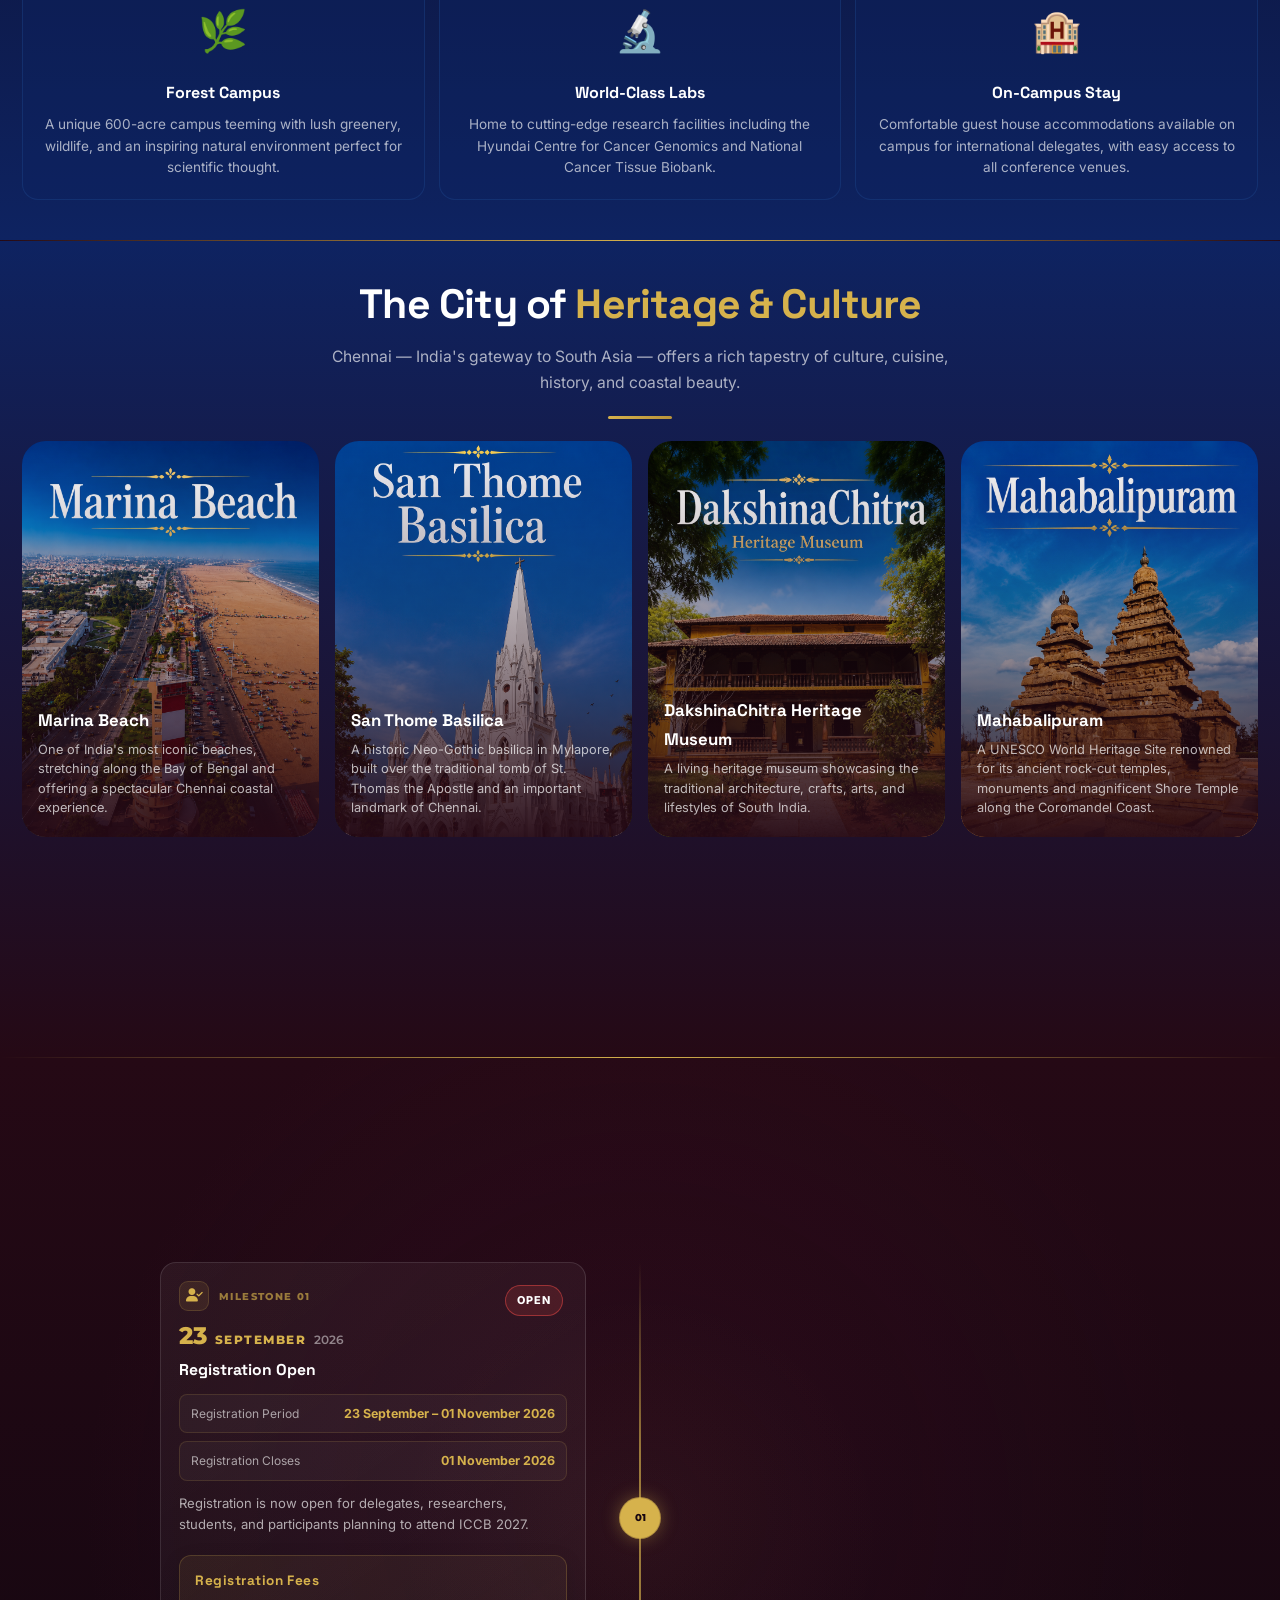
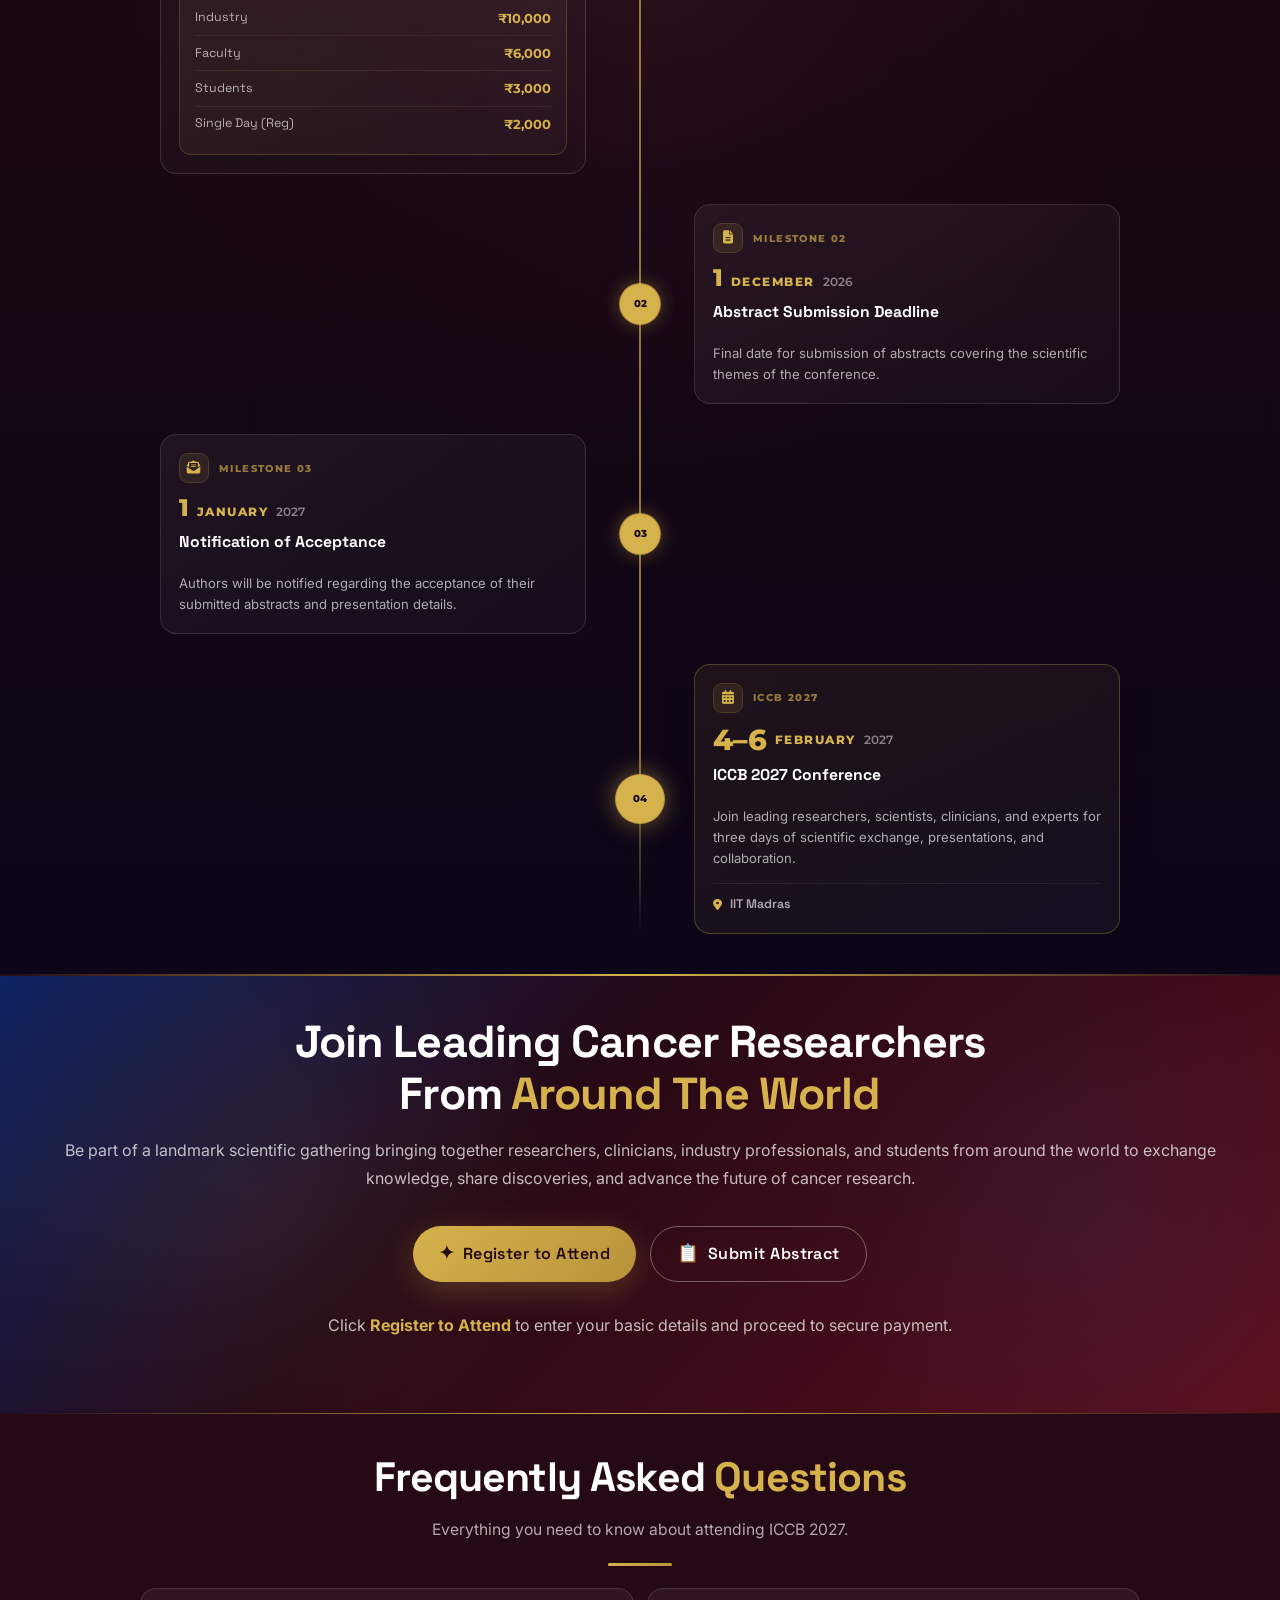
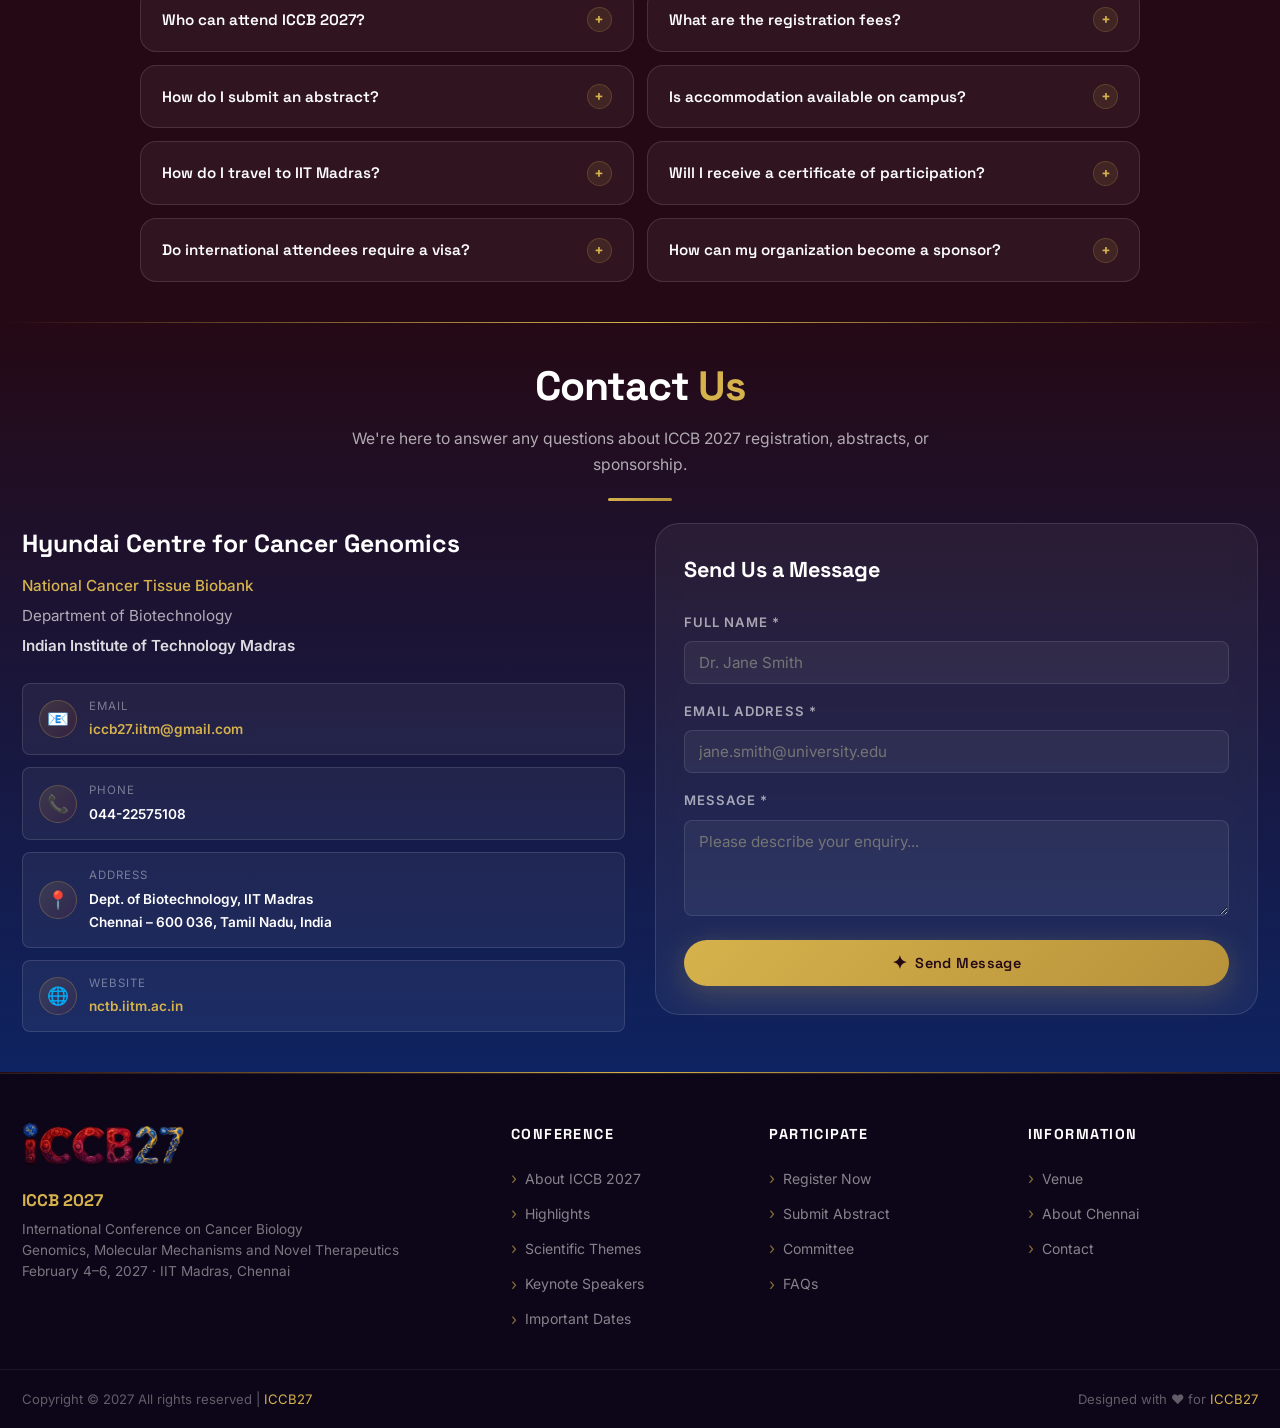
<file: index - Copy.html>
<!doctype html>
<html lang="en">

<head>
  <meta charset="UTF-8" />
  <meta name="viewport" content="width=device-width, initial-scale=1.0" />
  <meta name="description"
    content="International Conference on Cancer Biology (ICCB 2027) — Genomics, Molecular Mechanisms and Novel Therapeutics. February 4–6, 2027 at IIT Madras, Chennai, India. Hosted by Hyundai Centre for Cancer Genomics." />
  <meta name="keywords"
    content="ICCB 2027, Cancer Biology, IIT Madras, Genomics, Cancer Conference, Precision Medicine, Oncology" />
  <meta name="author" content="Hyundai Centre for Cancer Genomics, IIT Madras" />
  <meta property="og:title" content="ICCB 2027 — International Conference on Cancer Biology" />
  <meta property="og:description"
    content="Genomics, Molecular Mechanisms and Novel Therapeutics | Feb 4–6, 2027 | IIT Madras, Chennai" />
  <meta property="og:type" content="website" />
  <meta name="theme-color" content="#250915" />

  <title>ICCB 2027 — International Conference on Cancer Biology | IIT Madras</title>

  <!-- Design System -->
  <link rel="stylesheet" href="styles.css" />

  <!-- Font Awesome -->
  <link rel="stylesheet" href="https://cdnjs.cloudflare.com/ajax/libs/font-awesome/6.7.2/css/all.min.css" />

  <!-- Favicon SVG inline -->
  <link rel="icon"
    href="data:image/svg+xml,<svg xmlns='http://www.w3.org/2000/svg' viewBox='0 0 100 100'><circle cx='50' cy='50' r='45' fill='%23992221'/><text y='.9em' font-size='60' x='50%' dominant-baseline='middle' text-anchor='middle' fill='white' font-weight='bold'>iC</text></svg>" />
</head>

<body>
  <!-- ============================================================
       SCROLL PROGRESS BAR
       ============================================================ -->
  <div id="scroll-progress" aria-hidden="true"></div>

  <!-- ============================================================
       NAVIGATION
       ============================================================ -->
  <nav id="navbar" role="navigation" aria-label="Main navigation" class="scrolled">
    <div class="nav-container">
      <!-- Logo -->
      <a href="./index.html" class="nav-logo" aria-label="ICCB 2027 Home">
        <img src="assets/IIT_Madras_Logo.png" alt="IIT Madras Logo" />
        <div class="nav-logo-text">
          <span class="conf-title">ICCB 2027</span>
          <span class="conf-location">IIT Madras</span>
        </div>
        <span class="nav-logo-separator" aria-hidden="true"></span>
        <div class="nav-logo-text">
          <span class="conf-subtxt">In association</span>
          <span class="conf-subtxt">with</span>
        </div>
        <span class="nav-logo-separator" aria-hidden="true"></span>
        <img id="hyundaiLogo" src="assets/hyundai.jpg" alt="Hyundai Logo" />
      </a>

      <!-- Desktop Links -->
      <div class="nav-links" role="menubar">
        <a href="#about" role="menuitem">About</a>
        <a href="./speakers.html" role="menuitem">Speakers</a>
        <a href="#themes" role="menuitem">Themes</a>
        <a href="./organizing_committee.html" role="menuitem">Committee</a>
        <a href="#venue" role="menuitem">Venue</a>
        <a href="#timeline" role="menuitem">Timeline</a>
        <!-- <a href="#sponsors" role="menuitem">Sponsors</a> -->
        <a href="#contact" role="menuitem">Contact</a>
        <a href="#register" class="nav-cta" role="menuitem" id="nav-register-btn">Register Now</a>
      </div>

      <!-- Hamburger -->
      <button class="nav-hamburger" id="hamburger-btn" aria-label="Toggle mobile menu" aria-expanded="false">
        <span></span><span></span><span></span>
      </button>
    </div>
  </nav>


  <!-- Mobile Nav Overlay -->
  <div class="nav-mobile" id="mobile-nav" role="menu" aria-hidden="true">
    <a href="#about" role="menuitem">About</a>
    <a href="#highlights" role="menuitem">Highlights</a>
    <a href="./speakers.html" role="menuitem">Speakers</a>
    <a href="#themes" role="menuitem">Themes</a>
    <a href="./organizing_committee.html" role="menuitem">Committee</a>
    <a href="#venue" role="menuitem">Venue</a>
    <a href="#timeline" role="menuitem">Timeline</a>
    <a href="#faq" role="menuitem">FAQ</a>
    <a href="#contact" role="menuitem">Contact</a>
    <a href="#register" class="mob-cta" role="menuitem">Register Now</a>
  </div>

  <!-- ============================================================
     HERO SECTION
     ============================================================ -->
  <section id="hero" aria-label="ICCB 2027 Conference Hero">
    <!-- Background -->
    <canvas id="hero-canvas" aria-hidden="true"></canvas>
    <div class="hero-bg-overlay" aria-hidden="true"></div>

    <!-- Hero Content -->
    <div class="hero-content">
      <!-- ========================================================
         ICCB27 LOGO
         ======================================================== -->
      <div class="hero-logo">
        <img src="assets/iccb27-logo.webp" alt="ICCB 2027 - International Conference on Cancer Biology"
          id="hero-logo-img" onerror="
          this.style.display='none';
          document.getElementById('hero-logo-svg').style.display='block';
        " />

        <!-- SVG fallback -->
        <svg id="hero-logo-svg" style="display: none" viewBox="0 0 480 140" xmlns="http://www.w3.org/2000/svg"
          aria-hidden="true">
          <defs>
            <linearGradient id="logo-red" x1="0" y1="0" x2="1" y2="1">
              <stop offset="0%" stop-color="#992221" />
              <stop offset="100%" stop-color="#5C0F1D" />
            </linearGradient>

            <linearGradient id="logo-blue" x1="0" y1="0" x2="1" y2="1">
              <stop offset="0%" stop-color="#0E2361" />
              <stop offset="100%" stop-color="#27539C" />
            </linearGradient>
          </defs>

          <text x="0" y="120" font-family="Space Grotesk, sans-serif" font-weight="900" font-size="130"
            fill="url(#logo-red)">
            iCCB
          </text>

          <text x="290" y="120" font-family="Space Grotesk, sans-serif" font-weight="900" font-size="130"
            fill="url(#logo-blue)">
            27
          </text>

          <circle cx="15" cy="18" r="14" fill="#27539C" opacity="0.9" />

          <circle cx="15" cy="18" r="7" fill="#D6B24C" opacity="0.8" />
        </svg>
      </div>

      <!-- ========================================================
         MAIN TITLE
         ======================================================== -->
      <h1 class="hero-title">
        <span class="line1"> International Conference on </span>

        <span class="typing-wrapper">
          <span class="typing-text"> Cancer Biology </span>
        </span>
      </h1>

      <!-- ========================================================
         CONFERENCE SUBTITLE
         ======================================================== -->
      <p class="hero-subtitle">
        <span> Genomics, Molecular Mechanisms and Novel Therapeutics </span>
      </p>

      <!-- ========================================================
         DATE + LOCATION
         ======================================================== -->
      <div class="hero-meta" role="list" aria-label="Conference details">
        <!-- Date -->
        <div class="hero-meta-item" role="listitem">
          <span class="icon" aria-hidden="true"> 📅 </span>

          <div class="text">
            <strong> February 4–6, 2027 </strong>
            <br />
            <span> 3 Conference Days </span>
          </div>
        </div>

        <!-- Location -->
        <div class="hero-meta-item" role="listitem">
          <span class="icon" aria-hidden="true"> 📍 </span>

          <div class="text">
            <strong> IIT Madras </strong>
            <br />
            <small> TTJ Auditorium, ICSR </small>
          </div>
        </div>
      </div>

      <!-- ========================================================
         HERO ACTIONS
         Hidden on the new design using CSS.
         ======================================================== -->

      <div class="hero-actions">
        <a href="#register" class="btn btn-primary btn-lg" id="hero-register-btn">
          <span class="btn-icon" aria-hidden="true"> ✦ </span>
          Register Now
        </a>

        <a href="#" class="btn btn-outline btn-lg" id="hero-abstract-btn">
          <span class="btn-icon" aria-hidden="true"> ⬇ </span>
          Submit Abstract
        </a>

        <!-- <a href="#" class="btn btn-outline btn-lg" id="hero-brochure-btn" aria-label="Download conference brochure">
          <span class="btn-icon" aria-hidden="true"> ⬇ </span>

          Download Brochure
        </a> -->
      </div>

      <!-- ========================================================
     LIVE COUNTDOWN
     ======================================================== -->
      <div class="hero-countdown" aria-label="Countdown to ICCB 2027">
        <div class="countdown-item">
          <span id="countdown-days">0</span>
          <small>Days</small>
        </div>

        <div class="countdown-separator">:</div>

        <div class="countdown-item">
          <span id="countdown-hours">0</span>
          <small>Hours</small>
        </div>

        <div class="countdown-separator">:</div>

        <div class="countdown-item">
          <span id="countdown-minutes">0</span>
          <small>Minutes</small>
        </div>

        <div class="countdown-separator">:</div>

        <div class="countdown-item">
          <span id="countdown-seconds">0</span>
          <small>Seconds</small>
        </div>
      </div>

      <!-- ========================================================
         HOST INFORMATION
         Hidden on the new hero design using CSS.
         Keeping it here prevents JS/CSS dependency issues.
         ======================================================== -->

      <!-- <p class="hero-hosted">Hosted by</p>

      <p class="hero-host-name">
        Hyundai Centre for Cancer Genomics &amp; National Cancer Tissue Biobank

        <br />

        Department of Biotechnology, Indian Institute of Technology Madras
      </p> -->
    </div>

    <!-- ============================================================
       SCROLL HINT
       ============================================================ -->
    <div class="hero-scroll-hint" aria-hidden="true">
      <span> Scroll </span>

      <div class="scroll-arrow"></div>
    </div>
  </section>

  <!-- ============================================================
       ABOUT THE CONFERENCE
       ============================================================ -->
  <section id="about" class="section" aria-label="About the conference">
    <div class="container">
      <div class="about-grid">
        <!-- Left: Content -->
        <div class="about-content reveal-left">
          <div class="section-header" style="text-align: left; margin-bottom: 28px">
            <!-- <span class="section-tag">About ICCB 2027</span> -->
            <h2 class="section-title">A Premier Forum for<br /><span class="gold">Cancer Research</span></h2>
            <div class="section-divider" style="margin-left: 0"></div>
          </div>

          <p class="about-description">
            The International Conference on Cancer Biology 2027 (ICCB 2027) is a landmark scientific event
            organized by the Hyundai Centre for Cancer Genomics and the National Cancer Tissue Biobank at the
            Indian Institute of Technology Madras. This conference brings together pioneering researchers,
            clinicians, and industry leaders from around the world to advance our collective understanding of
            cancer biology.
          </p>

          <p class="about-description">
            Themed around <em>Genomics, Molecular Mechanisms and Novel Therapeutics</em>, ICCB 2027 will
            serve as a high-impact platform for presenting breakthrough discoveries, fostering global
            collaborations, and translating cutting-edge research into clinical applications that can change
            the course of cancer treatment worldwide.
          </p>

          <p class="about-description">
            The conference features world-renowned keynote lectures, thematic symposia, poster sessions,
            workshops, and dedicated networking opportunities designed to catalyze new research directions and
            accelerate the development of next-generation cancer therapies.
          </p>

          <!-- <a href="#register" class="btn btn-primary" style="margin-top:12px;" id="about-register-btn">
            <span class="btn-icon">✦</span>
            Register to Attend
          </a> -->
        </div>

        <!-- Right: Visual -->
        <div class="about-visual reveal-right">
          <!-- <div class="about-visual-main"> -->
          <!-- Animated DNA SVG -->
          <!-- <div class="about-visual-dna"> -->
          <img src="assets/about.webp" alt="about" />
          <!-- </div> -->

          <!-- Info Badge at Bottom -->
          <!-- <div class="about-visual-badge">
              <div class="badge-title">🧬 IIT Madras Cancer Research Hub</div>
              <div class="badge-desc">Home to India's National Cancer Tissue Biobank &amp; Hyundai Centre for Cancer
                Genomics</div>
            </div> -->
          <!-- </div> -->

          <!-- Floating Card -->
          <!-- <div class="about-floating-card">
            <div class="fc-number" data-target="2027">—</div>
            <div class="fc-label">Est. Year</div>
          </div> -->
        </div>
      </div>

      <!-- Stats Grid -->
      <div class="about-stats">
        <div class="stat-card reveal reveal-delay-1">
          <span class="stat-number" data-target="3" data-suffix="">0</span>
          <span class="stat-label">Conference Days</span>
        </div>
        <div class="stat-card reveal reveal-delay-2">
          <span class="stat-number" data-target="20" data-suffix="+">0</span>
          <span class="stat-label">International Speakers</span>
        </div>
        <div class="stat-card reveal reveal-delay-3">
          <span class="stat-number" data-target="500" data-suffix="+">0</span>
          <span class="stat-label">Expected Attendees</span>
        </div>
        <div class="stat-card reveal reveal-delay-4">
          <span class="stat-number" data-target="10" data-suffix="+">0</span>
          <span class="stat-label">Scientific Themes</span>
        </div>
      </div>
    </div>
  </section>

  <!-- divider -->
  <div class="divider"></div>

  <!-- ============================================================
       CONFERENCE HIGHLIGHTS
       ============================================================ -->
  <section id="highlights" class="section" aria-label="Conference highlights">
    <div class="container">
      <div class="section-header reveal">
        <!-- <span class="section-tag">What to Expect</span> -->
        <h2 class="section-title">Conference <span class="gold">Highlights</span></h2>
        <p class="section-subtitle">
          A world-class scientific event designed to inspire, connect, and accelerate cancer research globally.
        </p>
        <div class="section-divider"></div>
      </div>

      <div class="highlights-grid">
        <div class="highlight-card reveal reveal-delay-1">
          <div class="highlight-icon" aria-hidden="true">🎤</div>
          <h3 class="highlight-title">Keynote Lectures</h3>
          <p class="highlight-desc">
            World-renowned oncologists and cancer biologists delivering transformative insights from their
            latest research breakthroughs.
          </p>
        </div>
        <div class="highlight-card reveal reveal-delay-2">
          <div class="highlight-icon" aria-hidden="true">🧬</div>
          <h3 class="highlight-title">Cancer Genomics</h3>
          <p class="highlight-desc">
            Deep-dive sessions on next-generation sequencing, single-cell genomics, and pan-cancer genomic
            landscapes.
          </p>
        </div>
        <div class="highlight-card reveal reveal-delay-3">
          <div class="highlight-icon" aria-hidden="true">💊</div>
          <h3 class="highlight-title">Novel Therapeutics</h3>
          <p class="highlight-desc">
            Cutting-edge discussions on targeted therapy, immunotherapy, CAR-T cells, and next-generation drug
            development pipelines.
          </p>
        </div>
        <div class="highlight-card reveal reveal-delay-4">
          <div class="highlight-icon" aria-hidden="true">🔬</div>
          <h3 class="highlight-title">Drug Discovery</h3>
          <p class="highlight-desc">
            Industry and academia collaborations exploring rational drug design, high-throughput screening, and
            AI-driven discovery.
          </p>
        </div>
        <div class="highlight-card reveal reveal-delay-1">
          <div class="highlight-icon" aria-hidden="true">🎯</div>
          <h3 class="highlight-title">Precision Medicine</h3>
          <p class="highlight-desc">
            Translating molecular profiling and biomarker discovery into personalized, patient-centric oncology
            strategies.
          </p>
        </div>
        <div class="highlight-card reveal reveal-delay-2">
          <div class="highlight-icon" aria-hidden="true">🌐</div>
          <h3 class="highlight-title">International Speakers</h3>
          <p class="highlight-desc">
            Researchers and clinicians from across North America, Europe, Asia, and the developing world
            sharing diverse perspectives.
          </p>
        </div>
        <div class="highlight-card reveal reveal-delay-3">
          <div class="highlight-icon" aria-hidden="true">🤝</div>
          <h3 class="highlight-title">Networking Events</h3>
          <p class="highlight-desc">
            Dedicated sessions for forging new collaborations, mentorships, and partnerships between academia
            and industry.
          </p>
        </div>
        <div class="highlight-card reveal reveal-delay-4">
          <div class="highlight-icon" aria-hidden="true">📋</div>
          <h3 class="highlight-title">Research Poster Sessions</h3>
          <p class="highlight-desc">
            Young investigators and PhD scholars present their latest findings in competitive poster
            competitions with expert jury panels.
          </p>
        </div>
      </div>
    </div>
  </section>

  <!-- divider -->
  <div class="divider"></div>

  <!-- ============================================================
       WHY ATTEND
       ============================================================ -->
  <section id="why-attend" class="section" aria-label="Reasons to attend">
    <div class="container">
      <div class="section-header reveal">
        <!-- <span class="section-tag">Value Proposition</span> -->
        <h2 class="section-title">Why <span class="gold">Attend</span> ICCB 2027?</h2>
        <p class="section-subtitle">
          Join the Three days of frontline cancer biology at IIT Madras. Hear the latest in genomics and novel
          therapeutics, and build the collaborations that move your research forward.
        </p>
        <div class="section-divider"></div>
      </div>

      <div class="why-grid">
        <div class="why-card reveal reveal-delay-1">
          <span class="why-icon" aria-hidden="true">🔭</span>
          <h3 class="why-title">Latest Cancer Research</h3>
          <p class="why-desc">
            Access frontline discoveries across all major cancer types, directly from leading researchers
            across the globe.
          </p>
        </div>
        <div class="why-card reveal reveal-delay-2">
          <span class="why-icon" aria-hidden="true">👩‍🔬</span>
          <h3 class="why-title">Global Experts</h3>
          <p class="why-desc">
            Engage with internationally acclaimed cancer biologists, oncologists, and molecular medicine
            specialists.
          </p>
        </div>
        <div class="why-card reveal reveal-delay-3">
          <span class="why-icon" aria-hidden="true">🧬</span>
          <h3 class="why-title">Precision Oncology</h3>
          <p class="why-desc">
            Explore how genomics, proteomics, and multi-omics are shaping the future of personalized cancer
            treatment.
          </p>
        </div>
        <div class="why-card reveal reveal-delay-4">
          <span class="why-icon" aria-hidden="true">💡</span>
          <h3 class="why-title">Drug Development</h3>
          <p class="why-desc">
            Learn about novel drug targets, mechanisms of resistance, and the latest clinical trial outcomes
            shaping oncology.
          </p>
        </div>
        <div class="why-card reveal reveal-delay-1">
          <span class="why-icon" aria-hidden="true">🏛️</span>
          <h3 class="why-title">IIT Madras Campus</h3>
          <p class="why-desc">
            Experience the lush, historic IIT Madras campus — one of India's premier research institutions and
            a world-renowned hub of innovation.
          </p>
        </div>
        <div class="why-card reveal reveal-delay-2">
          <span class="why-icon" aria-hidden="true">🤝</span>
          <h3 class="why-title">Academic Collaborations</h3>
          <p class="why-desc">
            Build lasting connections with research institutes, universities, and biotech companies from around
            the world.
          </p>
        </div>
        <div class="why-card reveal reveal-delay-3">
          <span class="why-icon" aria-hidden="true">🌏</span>
          <h3 class="why-title">Networking Opportunities</h3>
          <p class="why-desc">
            Structured networking events, conference dinners, and informal gatherings designed for meaningful
            scientific exchange.
          </p>
        </div>
        <div class="why-card reveal reveal-delay-4">
          <span class="why-icon" aria-hidden="true">🏆</span>
          <h3 class="why-title">Certifications &amp; Awards</h3>
          <p class="why-desc">
            Best paper awards, poster prizes, and official participation certificates for attendees,
            presenters, and session chairs.
          </p>
        </div>
      </div>
    </div>
  </section>

  <!-- divider -->
  <div class="divider"></div>

  <!-- ============================================================
     SCIENTIFIC THEMES
     ============================================================ -->
  <section id="themes" class="section" aria-label="Scientific themes">
    <div class="container">
      <!-- Section Header -->
      <div class="section-header reveal">
        <h2 class="section-title">
          Conference <span class="gold">Themes</span>
        </h2>
        <p class="section-subtitle">
          Ten interlocking scientific themes spanning the full spectrum of
          modern cancer research.
        </p>
        <div class="section-divider"></div>
      </div>

      <!-- ========================================================
         THEMES GRID
         ======================================================== -->
      <div class="themes-grid">

        <div class="theme-card reveal reveal-delay-1">
          <span class="theme-number">01</span>
          <span class="theme-icon" aria-hidden="true">
            <i class="fa-solid fa-dna"></i>
          </span>
          <h3 class="theme-name">
            Cancer Genomics
          </h3>
        </div>

        <div class="theme-card reveal reveal-delay-2">
          <span class="theme-number">02</span>
          <span class="theme-icon" aria-hidden="true">
            <i class="fa-solid fa-ribbon"></i>
          </span>
          <h3 class="theme-name">
            Childhood Cancers
          </h3>
        </div>

        <div class="theme-card reveal reveal-delay-3">
          <span class="theme-number">03</span>
          <span class="theme-icon" aria-hidden="true">
            <i class="fa-solid fa-circle-nodes"></i>
          </span>
          <h3 class="theme-name">
            Cancer Stem Cells
          </h3>
        </div>

        <div class="theme-card reveal reveal-delay-4">
          <span class="theme-number">04</span>
          <span class="theme-icon" aria-hidden="true">
            <i class="fa-solid fa-syringe"></i>
          </span>
          <h3 class="theme-name">
            Cancer Vaccines
          </h3>
        </div>

        <div class="theme-card reveal reveal-delay-5">
          <span class="theme-number">05</span>
          <span class="theme-icon" aria-hidden="true">
            <i class="fa-solid fa-circle-dot"></i>
          </span>
          <h3 class="theme-name">
            Tumor Organoids
          </h3>
        </div>

        <div class="theme-card reveal reveal-delay-1">
          <span class="theme-number">06</span>
          <span class="theme-icon" aria-hidden="true">
            <i class="fa-solid fa-pills"></i>
          </span>
          <h3 class="theme-name">
            Pharmacogenomics and Personalized Medicines
          </h3>
        </div>

        <div class="theme-card reveal reveal-delay-2">
          <span class="theme-number">07</span>
          <span class="theme-icon" aria-hidden="true">
            <i class="fa-solid fa-microscope"></i>
          </span>
          <h3 class="theme-name">
            Functional Genomics
          </h3>
        </div>

        <div class="theme-card reveal reveal-delay-3">
          <span class="theme-number">08</span>
          <span class="theme-icon" aria-hidden="true">
            <i class="fa-solid fa-arrows-rotate"></i>
          </span>
          <h3 class="theme-name">
            Cell Cycle and Apoptosis
          </h3>
        </div>

        <div class="theme-card reveal reveal-delay-4">
          <span class="theme-number">09</span>
          <span class="theme-icon" aria-hidden="true">
            <i class="fa-solid fa-shield-virus"></i>
          </span>
          <h3 class="theme-name">
            Metastases and Drug Resistance
          </h3>
        </div>

        <div class="theme-card reveal reveal-delay-5">
          <span class="theme-number">10</span>
          <span class="theme-icon" aria-hidden="true">
            <i class="fa-solid fa-dna"></i>
          </span>
          <h3 class="theme-name">
            In vivo Model Systems
          </h3>
        </div>
      </div>
    </div>
  </section>

  <!-- divider -->
  <div class="divider"></div>

  <!-- ============================================================
       CONFERENCE VENUE
       ============================================================ -->
  <section id="venue" class="section" aria-label="Conference venue">
    <div class="container">
      <div class="section-header reveal">
        <!-- <span class="section-tag">Location</span> -->
        <h2 class="section-title">Conference <span class="gold">Venue</span></h2>
        <p class="section-subtitle">
          Nestled within India's premier research campus — a confluence of nature and innovation.
        </p>
        <div class="section-divider"></div>
      </div>

      <div class="venue-grid">
        <div class="venue-info reveal-left">
          <h3 class="venue-name">Indian Institute of Technology Madras</h3>
          <p class="venue-hall">🏛️ TTJ Auditorium, ICSR</p>

          <p>
            IIT Madras is India's top-ranked technical institution, situated in a 600-acre forested campus in
            the heart of Chennai. The campus is home to over 550 faculty members, 9,500+ students, and more
            than 150 research centers, making it one of the most vibrant academic ecosystems in Asia.
          </p>

          <div class="venue-details">
            <div class="venue-detail-item">
              <!-- <span class="venue-detail-icon" aria-hidden="true">📍</span> -->
              <div class="venue-detail-text">
                <p class="vd-label">Address</p>
                <span class="vd-value">IIT Madras, Sardar Patel Road, Chennai – 600 036, Tamil Nadu, India</span>
              </div>
            </div>
          </div>

          <a href="https://maps.google.com/?q=IIT+Madras+Chennai" target="_blank" rel="noopener" class="btn btn-outline"
            id="venue-directions-btn">
            <span class="btn-icon">📍</span>
            Get Directions
          </a>
        </div>

        <!-- Map -->
        <div class="venue-map reveal-right">
          <iframe
            src="https://www.google.com/maps/embed?pb=!1m18!1m12!1m3!1d3887.0267014780754!2d80.22737!3d13.01087!2m3!1f0!2f0!3f0!3m2!1i1024!2i768!4f13.1!3m3!1m2!1s0x3a5267c25ec6687f%3A0x2af9e9f7c1ab8f6!2sIndian%20Institute%20of%20Technology%20Madras!5e0!3m2!1sen!2sin!4v1620000000000"
            allowfullscreen="" loading="lazy" referrerpolicy="no-referrer-when-downgrade"
            title="IIT Madras location on Google Maps" aria-label="Interactive map showing IIT Madras, Chennai">
          </iframe>
        </div>
      </div>

      <!-- Venue Feature Cards -->
      <div class="venue-cards">
        <div class="venue-card reveal reveal-delay-1">
          <div class="venue-card-icon" aria-hidden="true">🌿</div>
          <h4 class="venue-card-title">Forest Campus</h4>
          <p class="venue-card-desc">
            A unique 600-acre campus teeming with lush greenery, wildlife, and an inspiring natural environment
            perfect for scientific thought.
          </p>
        </div>
        <div class="venue-card reveal reveal-delay-2">
          <div class="venue-card-icon" aria-hidden="true">🔬</div>
          <h4 class="venue-card-title">World-Class Labs</h4>
          <p class="venue-card-desc">
            Home to cutting-edge research facilities including the Hyundai Centre for Cancer Genomics and
            National Cancer Tissue Biobank.
          </p>
        </div>
        <div class="venue-card reveal reveal-delay-3">
          <div class="venue-card-icon" aria-hidden="true">🏨</div>
          <h4 class="venue-card-title">On-Campus Stay</h4>
          <p class="venue-card-desc">
            Comfortable guest house accommodations available on campus for international delegates, with easy
            access to all conference venues.
          </p>
        </div>
      </div>
    </div>
  </section>

  <!-- divider -->
  <div class="divider"></div>

  <!-- ============================================================
     ABOUT CHENNAI
     ============================================================ -->
  <section id="chennai" class="section" aria-label="About Chennai">
    <div class="container">
      <!-- Section Header -->
      <div class="section-header reveal">
        <h2 class="section-title">
          The City of
          <span class="gold">Heritage &amp; Culture</span>
        </h2>
        <p class="section-subtitle">
          Chennai — India's gateway to South Asia — offers a rich tapestry of culture, cuisine, history, and
          coastal beauty.
        </p>
        <div class="section-divider"></div>
      </div>

      <!-- ========================================================
         HERITAGE PLACES
         ======================================================== -->
      <div class="chennai-grid">
        <!-- Marina Beach -->
        <div class="chennai-card reveal reveal-delay-1">
          <div class="chennai-card-bg" style="
                        background-image: url(&quot;./assets/About_Chennai/Marina_Beach.png&quot;);
                        background-size: cover;
                        background-position: center;
                     " aria-hidden="true"></div>
          <div class="chennai-card-overlay" aria-hidden="true"></div>
          <div class="chennai-card-content">
            <h3 class="chennai-card-title">Marina Beach</h3>
            <p class="chennai-card-desc">
              One of India's most iconic beaches, stretching along the Bay of Bengal and offering a
              spectacular Chennai coastal experience.
            </p>
          </div>
        </div>

        <!-- San Thome Basilica -->
        <div class="chennai-card reveal reveal-delay-2">
          <div class="chennai-card-bg" style="
                        background-image: url(&quot;./assets/About_Chennai/San_Thome_Basilica.png&quot;);
                        background-size: cover;
                        background-position: center;
                     " aria-hidden="true"></div>
          <div class="chennai-card-overlay" aria-hidden="true"></div>
          <div class="chennai-card-content">
            <h3 class="chennai-card-title">San Thome Basilica</h3>
            <p class="chennai-card-desc">
              A historic Neo-Gothic basilica in Mylapore, built over the traditional tomb of St. Thomas the
              Apostle and an important landmark of Chennai.
            </p>
          </div>
        </div>

        <!-- DAKSHINACHITRA HERITAGE MUSEUM  -->
        <div class="chennai-card reveal reveal-delay-5">
          <div class="chennai-card-bg" style="
                        background-image: url(&quot;./assets/About_Chennai/DakshinaChitra_Heritage_Museum.png&quot;);
                        background-size: cover;
                        background-position: center;
                     " aria-hidden="true"></div>
          <div class="chennai-card-overlay" aria-hidden="true"></div>
          <div class="chennai-card-content">
            <h3 class="chennai-card-title">DakshinaChitra Heritage Museum</h3>
            <p class="chennai-card-desc">
              A living heritage museum showcasing the traditional architecture, crafts, arts, and lifestyles
              of South India.
            </p>
          </div>
        </div>

        <!-- Mahabalipuram -->
        <div class="chennai-card reveal reveal-delay-4">
          <div class="chennai-card-bg" style="
                        background-image: url(&quot;./assets/About_Chennai/Mahabalipuram.png&quot;);
                        background-size: cover;
                        background-position: center;
                     " aria-hidden="true"></div>
          <div class="chennai-card-overlay" aria-hidden="true"></div>
          <div class="chennai-card-content">
            <h3 class="chennai-card-title">Mahabalipuram</h3>
            <p class="chennai-card-desc">
              A UNESCO World Heritage Site renowned for its ancient rock-cut temples, monuments and
              magnificent Shore Temple along the Coromandel Coast.
            </p>
          </div>
        </div>
      </div>

      <!-- ========================================================
         WEATHER INFO
         ======================================================== -->
      <div class="chennai-weather reveal">
        <div>
          <h3>☀️ Perfect February Weather</h3>
          <p>
            February is one of the most pleasant months to visit Chennai. With warm sunny days, cool sea
            breezes, and minimal rainfall, delegates can comfortably explore the city's attractions and enjoy
            the beautiful IIT Madras campus.
          </p>
        </div>

        <div class="weather-stats">
          <div class="weather-stat">
            <span class="w-value"> 28° </span>
            <span class="w-unit"> Avg. High (°C) </span>
          </div>

          <div class="weather-stat">
            <span class="w-value"> 22° </span>
            <span class="w-unit"> Avg. Low (°C) </span>
          </div>

          <div class="weather-stat">
            <span class="w-value"> Low </span>
            <span class="w-unit"> Rainfall </span>
          </div>
        </div>
      </div>
    </div>
  </section>

  <!-- divider -->
  <div class="divider"></div>

  <!-- ============================================================
     CONFERENCE TIMELINE
     ============================================================ -->
  <section id="timeline" class="section" aria-label="Conference timeline">
    <div class="container">
      <!-- ========================================================
         SECTION HEADER
         ======================================================== -->
      <div class="section-header reveal">
        <h2 class="section-title">
          Conference <span class="gold">Timeline</span>
        </h2>
        <p class="section-subtitle">
          Important dates and milestones leading up to ICCB 2027.
        </p>
        <div class="section-divider"></div>
      </div>

      <!-- ========================================================
         TIMELINE
         ======================================================== -->
      <div class="timeline-container">
        <!-- ======================================================
     01 - REGISTRATION OPEN
     ====================================================== -->
        <div class="timeline-item reveal reveal-delay-1">
          <!-- LEFT -->
          <div class="timeline-side timeline-side-left">
            <div class="tl-content">

              <div class="tl-header">
                <span class="tl-icon">
                  <i class="fa-solid fa-user-check"></i>
                </span>

                <span class="tl-step">
                  MILESTONE 01
                </span>
              </div>

              <div class="tl-date">
                <span class="tl-day">23</span>
                <span class="tl-month">SEPTEMBER</span>
                <span class="tl-year">2026</span>
              </div>

              <h3 class="tl-title">
                Registration Open
              </h3>

              <span class="timeline-status" data-date="2026-09-23" data-before="Upcoming" data-on="Open Today"
                data-after="Open">
                Open
              </span>

              <!-- Registration Period -->
              <div class="registration-period">
                <span class="period-label">Registration Period</span>
                <strong>23 September – 01 November 2026</strong>
              </div>

              <!-- Registration Close -->
              <div class="registration-close">
                <span class="period-label">Registration Closes</span>
                <strong>01 November 2026</strong>
              </div>

              <p class="tl-desc">
                Registration is now open for delegates, researchers,
                students, and participants planning to attend ICCB 2027.
              </p>

              <!-- Registration Fees -->
              <div class="registration-fees">
                <h4>Registration Fees</h4>

                <div class="fee-item">
                  <span>Industry</span>
                  <strong>₹10,000</strong>
                </div>

                <div class="fee-item">
                  <span>Faculty</span>
                  <strong>₹6,000</strong>
                </div>

                <div class="fee-item">
                  <span>Students</span>
                  <strong>₹3,000</strong>
                </div>

                <div class="fee-item">
                  <span>Single Day (Reg)</span>
                  <strong>₹2,000</strong>
                </div>
              </div>

            </div>
          </div>

          <!-- CENTER -->
          <div class="tl-center">
            <div class="tl-dot">
              <span>01</span>
            </div>
          </div>

          <!-- RIGHT EMPTY -->
          <div class="timeline-side timeline-side-right"></div>
        </div>

        <!-- ======================================================
           02 - ABSTRACT SUBMISSION
           ====================================================== -->
        <div class="timeline-item reveal reveal-delay-2">
          <!-- LEFT EMPTY -->
          <div class="timeline-side timeline-side-left"></div>
          <!-- CENTER -->
          <div class="tl-center">
            <div class="tl-dot">
              <span>02</span>
            </div>
          </div>

          <!-- RIGHT -->
          <div class="timeline-side timeline-side-right">
            <div class="tl-content">
              <div class="tl-header">
                <span class="tl-icon">
                  <i class="fa-solid fa-file-lines"></i>
                </span>
                <span class="tl-step">
                  MILESTONE 02
                </span>
              </div>
              <div class="tl-date">
                <span class="tl-day">1</span>
                <span class="tl-month">DECEMBER</span>
                <span class="tl-year">2026</span>
              </div>
              <h3 class="tl-title">
                Abstract Submission Deadline
              </h3>
              <p class="tl-desc">
                Final date for submission of abstracts covering the
                scientific themes of the conference.
              </p>
            </div>
          </div>
        </div>

        <!-- ======================================================
           03 - ACCEPTANCE
           ====================================================== -->
        <div class="timeline-item reveal reveal-delay-3">
          <!-- LEFT -->
          <div class="timeline-side timeline-side-left">
            <div class="tl-content">
              <div class="tl-header">
                <span class="tl-icon">
                  <i class="fa-solid fa-envelope-open-text"></i>
                </span>
                <span class="tl-step">
                  MILESTONE 03
                </span>
              </div>
              <div class="tl-date">
                <span class="tl-day">1</span>
                <span class="tl-month">JANUARY</span>
                <span class="tl-year">2027</span>
              </div>
              <h3 class="tl-title">
                Notification of Acceptance
              </h3>
              <p class="tl-desc">
                Authors will be notified regarding the acceptance of
                their submitted abstracts and presentation details.
              </p>
            </div>
          </div>

          <!-- CENTER -->
          <div class="tl-center">
            <div class="tl-dot">
              <span>03</span>
            </div>
          </div>

          <!-- RIGHT EMPTY -->
          <div class="timeline-side timeline-side-right"></div>
        </div>

        <!-- ======================================================
           04 - CONFERENCE
           ====================================================== -->
        <div class="timeline-item timeline-final reveal reveal-delay-4">
          <!-- LEFT EMPTY -->
          <div class="timeline-side timeline-side-left"></div>

          <!-- CENTER -->
          <div class="tl-center">
            <div class="tl-dot tl-dot-final">
              <span>04</span>
            </div>
          </div>

          <!-- RIGHT -->
          <div class="timeline-side timeline-side-right">
            <div class="tl-content tl-highlight">
              <div class="tl-header">
                <span class="tl-icon">
                  <i class="fa-solid fa-calendar-days"></i>
                </span>
                <span class="tl-step">
                  ICCB 2027
                </span>
              </div>
              <div class="tl-date tl-conference-date">
                <span class="tl-day-range">
                  4–6
                </span>
                <span class="tl-month">
                  FEBRUARY
                </span>
                <span class="tl-year">
                  2027
                </span>
              </div>

              <h3 class="tl-title">
                ICCB 2027 Conference
              </h3>

              <p class="tl-desc">
                Join leading researchers, scientists, clinicians, and
                experts for three days of scientific exchange,
                presentations, and collaboration.
              </p>

              <div class="tl-location">
                <i class="fa-solid fa-location-dot"></i>
                <span>IIT Madras</span>
              </div>
            </div>
          </div>
        </div>
      </div>
      <!-- END TIMELINE -->
    </div>
  </section>

  <!-- divider -->
  <div class="divider"></div>

  <!-- ============================================================
       SPONSORS
       ============================================================ --
  <section id="sponsors" class="section" aria-label="Conference sponsors">
    <div class="container">
      <div class="section-header reveal">
        !-- <span class="section-tag">Our Partners</span> --
        <h2 class="section-title">Sponsors &amp; <span class="gold">Partners</span></h2>
        <p class="section-subtitle">ICCB 2027 is made possible through the generous support of leading organizations in
          research, healthcare, and industry.</p>
        <div class="section-divider"></div>
      </div>

      !-- Auto-scrolling carousel --
      <div class="sponsors-carousel-wrapper" aria-label="Sponsor logos carousel">
        <div class="sponsors-track" id="sponsors-track">
          !-- Original items --
          <div class="sponsor-logo">
            <div class="s-icon" aria-hidden="true">🏛️</div>
            <div class="s-name">IIT Madras</div>
            <div class="s-type">Host Institution</div>
          </div>
          <div class="sponsor-logo">
            <div class="s-icon" aria-hidden="true">🚗</div>
            <div class="s-name">Hyundai Motor India</div>
            <div class="s-type">Founding Sponsor</div>
          </div>
          <div class="sponsor-logo">
            <div class="s-icon" aria-hidden="true">🧬</div>
            <div class="s-name">Dept. of Biotechnology</div>
            <div class="s-type">Government Partner</div>
          </div>
          <div class="sponsor-logo">
            <div class="s-icon" aria-hidden="true">⚕️</div>
            <div class="s-name">ICMR</div>
            <div class="s-type">Research Partner</div>
          </div>
          <div class="sponsor-logo">
            <div class="s-icon" aria-hidden="true">🔬</div>
            <div class="s-name">NCCS</div>
            <div class="s-type">Academic Partner</div>
          </div>
          <div class="sponsor-logo">
            <div class="s-icon" aria-hidden="true">💊</div>
            <div class="s-name">Pharma Partner</div>
            <div class="s-type">Industry Partner</div>
          </div>
          <div class="sponsor-logo">
            <div class="s-icon" aria-hidden="true">🧪</div>
            <div class="s-name">Biotech Co.</div>
            <div class="s-type">Industry Sponsor</div>
          </div>
          <div class="sponsor-logo">
            <div class="s-icon" aria-hidden="true">📊</div>
            <div class="s-name">Research Org.</div>
            <div class="s-type">Associate Partner</div>
          </div>
          !-- Duplicated for infinite scroll --
          <div class="sponsor-logo">
            <div class="s-icon" aria-hidden="true">🏛️</div>
            <div class="s-name">IIT Madras</div>
            <div class="s-type">Host Institution</div>
          </div>
          <div class="sponsor-logo">
            <div class="s-icon" aria-hidden="true">🚗</div>
            <div class="s-name">Hyundai Motor India</div>
            <div class="s-type">Founding Sponsor</div>
          </div>
          <div class="sponsor-logo">
            <div class="s-icon" aria-hidden="true">🧬</div>
            <div class="s-name">Dept. of Biotechnology</div>
            <div class="s-type">Government Partner</div>
          </div>
          <div class="sponsor-logo">
            <div class="s-icon" aria-hidden="true">⚕️</div>
            <div class="s-name">ICMR</div>
            <div class="s-type">Research Partner</div>
          </div>
          <div class="sponsor-logo">
            <div class="s-icon" aria-hidden="true">🔬</div>
            <div class="s-name">NCCS</div>
            <div class="s-type">Academic Partner</div>
          </div>
          <div class="sponsor-logo">
            <div class="s-icon" aria-hidden="true">💊</div>
            <div class="s-name">Pharma Partner</div>
            <div class="s-type">Industry Partner</div>
          </div>
          <div class="sponsor-logo">
            <div class="s-icon" aria-hidden="true">🧪</div>
            <div class="s-name">Biotech Co.</div>
            <div class="s-type">Industry Sponsor</div>
          </div>
          <div class="sponsor-logo">
            <div class="s-icon" aria-hidden="true">📊</div>
            <div class="s-name">Research Org.</div>
            <div class="s-type">Associate Partner</div>
          </div>
        </div>
      </div>

      !-- Sponsorship Tiers --
      <div class="sponsors-tiers reveal">
        <h3>Sponsorship Opportunities</h3>
        <div class="sponsor-tier-grid">
          <div class="sponsor-tier-badge">
            <div class="tier-dot tier-platinum" aria-hidden="true"></div> Platinum Sponsor
          </div>
          <div class="sponsor-tier-badge">
            <div class="tier-dot tier-gold" aria-hidden="true"></div> Gold Sponsor
          </div>
          <div class="sponsor-tier-badge">
            <div class="tier-dot tier-silver" aria-hidden="true"></div> Silver Sponsor
          </div>
          <div class="sponsor-tier-badge">
            <div class="tier-dot tier-bronze" aria-hidden="true"></div> Bronze Sponsor
          </div>
          <div class="sponsor-tier-badge">🤝 Academic Partner</div>
          <div class="sponsor-tier-badge">📢 Media Partner</div>
        </div>
        <div style="margin-top:28px;">
          <a href="#contact" class="btn btn-primary" id="become-sponsor-btn">
            <span class="btn-icon">✦</span>
            Become a Sponsor
          </a>
        </div>
      </div>
    </div>
  </section>-->

  <!-- divider -->
  <div class="divider"></div>

  <!-- ============================================================
       REGISTRATION CTA
       ============================================================ -->
  <section id="register" class="section" aria-label="Registration call to action">
    <div class="container">
      <div class="register-content reveal">
        <!-- <span class="section-tag">Join Us</span> -->
        <h2 class="section-title">
          Join Leading Cancer Researchers<br />
          From <span class="gold">Around The World</span>
        </h2>
        <p>
          Be part of a landmark scientific gathering bringing together researchers, clinicians, industry professionals,
          and students from around the world to exchange knowledge, share discoveries, and advance the future of cancer
          research.
        </p>

        <div class="register-actions">
          <a href="https://conf.code.iitm.ac.in/conf/Cancer_Biology" target="_blank" class="btn btn-primary btn-lg"
            id="reg-attend-btn">
            <span class="btn-icon">✦</span>
            Register to Attend
          </a>
          <!-- <a href="#" class="btn btn-outline btn-lg" id="reg-sponsor-btn">
            <span class="btn-icon">💼</span>
            Become a Sponsor
          </a> -->
          <a href="#" class="btn btn-outline btn-lg" id="reg-abstract-btn">
            <span class="btn-icon">📋</span>
            Submit Abstract
          </a>
        </div>

        <p class="register-note">Click <span class="gold"><b>Register to Attend</b></span> to enter your basic details
          and proceed to secure payment.</p>
      </div>
    </div>
  </section>

  <div class="divider"></div>

  <!-- ============================================================
       FAQ
       ============================================================ -->
  <section id="faq" class="section" aria-label="Frequently asked questions">
    <div class="container">
      <div class="section-header reveal">
        <!-- <span class="section-tag">FAQs</span> -->
        <h2 class="section-title">Frequently Asked <span class="gold">Questions</span></h2>
        <p class="section-subtitle">Everything you need to know about attending ICCB 2027.</p>
        <div class="section-divider"></div>
      </div>

      <div class="faq-grid">
        <div class="faq-item reveal reveal-delay-1">
          <div class="faq-question" tabindex="0" role="button" aria-expanded="false">
            Who can attend ICCB 2027?
            <span class="faq-icon" aria-hidden="true">+</span>
          </div>
          <div class="faq-answer">
            <p>
              ICCB 2027 is open to cancer biologists, oncologists, molecular biologists, clinical researchers,
              PhD students, postdoctoral fellows, biotech professionals, and anyone with a passion for
              advancing cancer research. International attendees are warmly welcomed.
            </p>
          </div>
        </div>

        <div class="faq-item reveal reveal-delay-2">
          <div class="faq-question" tabindex="0" role="button" aria-expanded="false">
            What are the registration fees?
            <span class="faq-icon" aria-hidden="true">+</span>
          </div>
          <div class="faq-answer">
            <p>
              Registration fees are ₹10,000 for Industry, ₹6,000 for Faculty, ₹3,000 for Students, and ₹2,000 for Single
              Day Registration.
            </p>
          </div>
        </div>

        <div class="faq-item reveal reveal-delay-3">
          <div class="faq-question" tabindex="0" role="button" aria-expanded="false">
            How do I submit an abstract?
            <span class="faq-icon" aria-hidden="true">+</span>
          </div>
          <div class="faq-answer">
            <p>
              Abstract submission will be conducted through our online portal. Abstracts should be within 300
              words and follow the provided template covering background, methods, results, and conclusions.
              Accepted abstracts may be considered for oral or poster presentations.
            </p>
          </div>
        </div>

        <div class="faq-item reveal reveal-delay-4">
          <div class="faq-question" tabindex="0" role="button" aria-expanded="false">
            Is accommodation available on campus?
            <span class="faq-icon" aria-hidden="true">+</span>
          </div>
          <div class="faq-answer">
            <p>
              Yes, limited on-campus accommodation is available for international delegates at the IIT Madras
              guest house. A list of nearby hotels and partner accommodations in Chennai will be provided in
              the conference brochure. We recommend booking early.
            </p>
          </div>
        </div>

        <div class="faq-item reveal reveal-delay-1">
          <div class="faq-question" tabindex="0" role="button" aria-expanded="false">
            How do I travel to IIT Madras?
            <span class="faq-icon" aria-hidden="true">+</span>
          </div>
          <div class="faq-answer">
            <p>
              IIT Madras is well-connected. Chennai International Airport (MAA) is approximately 12 km away.
              The campus is accessible via Chennai Metro (IIT Station on the Red Line), cab/auto services
              (Uber/Ola), and bus services. Shuttle arrangements may be provided for registered delegates.
            </p>
          </div>
        </div>

        <div class="faq-item reveal reveal-delay-2">
          <div class="faq-question" tabindex="0" role="button" aria-expanded="false">
            Will I receive a certificate of participation?
            <span class="faq-icon" aria-hidden="true">+</span>
          </div>
          <div class="faq-answer">
            <p>
              Yes, all registered participants will receive an official Certificate of Participation from IIT
              Madras. Presenters will receive a Certificate of Presentation. Awards will be presented to best
              paper and poster winners at the closing ceremony.
            </p>
          </div>
        </div>

        <div class="faq-item reveal reveal-delay-3">
          <div class="faq-question" tabindex="0" role="button" aria-expanded="false">
            Do international attendees require a visa?
            <span class="faq-icon" aria-hidden="true">+</span>
          </div>
          <div class="faq-answer">
            <p>
              International attendees are responsible for obtaining their own Indian visa. We can provide
              official invitation letters upon registration to assist with visa applications. India offers
              e-Visa facilities for citizens of most countries. Please check the official Indian government
              e-Visa portal for eligibility.
            </p>
          </div>
        </div>

        <div class="faq-item reveal reveal-delay-4">
          <div class="faq-question" tabindex="0" role="button" aria-expanded="false">
            How can my organization become a sponsor?
            <span class="faq-icon" aria-hidden="true">+</span>
          </div>
          <div class="faq-answer">
            <p>
              We welcome sponsorship at multiple levels — Platinum, Gold, Silver, Bronze, Academic, and Media
              Partner. Each tier offers distinct visibility benefits. Please contact the organizing committee
              via email for our detailed Sponsorship Prospectus.
            </p>
          </div>
        </div>
      </div>
    </div>
  </section>

  <!-- divider -->
  <div class="divider"></div>

  <!-- ============================================================
       CONTACT
       ============================================================ -->
  <section id="contact" class="section" aria-label="Contact information">
    <div class="container">
      <div class="section-header reveal">
        <!-- <span class="section-tag">Get in Touch</span> -->
        <h2 class="section-title">Contact <span class="gold">Us</span></h2>
        <p class="section-subtitle">
          We're here to answer any questions about ICCB 2027 registration, abstracts, or sponsorship.
        </p>
        <div class="section-divider"></div>
      </div>

      <div class="contact-grid">
        <!-- Contact Info -->
        <div class="reveal-left">
          <div class="contact-info">
            <h3>Hyundai Centre for Cancer Genomics</h3>
            <p class="sub-org">National Cancer Tissue Biobank</p>
            <p class="dept">Department of Biotechnology</p>
            <p class="institution">Indian Institute of Technology Madras</p>
          </div>

          <div class="contact-items">
            <div class="contact-item">
              <div class="contact-icon" aria-hidden="true">📧</div>
              <div class="contact-text">
                <p class="c-label">Email</p>
                <p class="c-value"><a href="mailto:iccb27.iitm@gmail.com">iccb27.iitm@gmail.com</a></p>
              </div>
            </div>

            <div class="contact-item">
              <div class="contact-icon" aria-hidden="true">📞</div>
              <div class="contact-text">
                <p class="c-label">Phone</p>
                <p class="c-value">044-22575108</p>
              </div>
            </div>

            <div class="contact-item">
              <div class="contact-icon" aria-hidden="true">📍</div>
              <div class="contact-text">
                <p class="c-label">Address</p>
                <p class="c-value">
                  Dept. of Biotechnology, IIT Madras<br />Chennai – 600 036, Tamil Nadu, India
                </p>
              </div>
            </div>

            <div class="contact-item">
              <div class="contact-icon" aria-hidden="true">🌐</div>
              <div class="contact-text">
                <p class="c-label">Website</p>
                <p class="c-value"><a href="https://nctb.iitm.ac.in" target="_blank" rel="noopener">nctb.iitm.ac.in</a>
                </p>
              </div>
            </div>
          </div>
        </div>

        <!-- Contact Form -->
        <div class="contact-form-card reveal-right">
          <h3>Send Us a Message</h3>
          <form id="contact-form" novalidate>
            <div class="form-group">
              <label for="cf-name">Full Name *</label>
              <input type="text" id="cf-name" name="name" placeholder="Dr. Jane Smith" required autocomplete="name" />
            </div>
            <div class="form-group">
              <label for="cf-email">Email Address *</label>
              <input type="email" id="cf-email" name="email" placeholder="jane.smith@university.edu" required
                autocomplete="email" />
            </div>
            <!-- <div class="form-group">
              <label for="cf-category">Enquiry Type</label>
              <select id="cf-category" name="category">
                <option value="">Select an enquiry type...</option>
                <option value="registration">Registration</option>
                <option value="abstract">Abstract Submission</option>
                <option value="sponsorship">Sponsorship</option>
                <option value="accommodation">Accommodation</option>
                <option value="speaker">Speaker Nomination</option>
                <option value="visa">Visa Support Letter</option>
                <option value="other">Other</option>
              </select>
            </div> -->
            <div class="form-group">
              <label for="cf-message">Message *</label>
              <textarea id="cf-message" name="message" placeholder="Please describe your enquiry..."
                required></textarea>
            </div>
            <button type="submit" class="btn btn-primary" style="width: 100%; justify-content: center"
              id="contact-submit-btn">
              <span class="btn-icon">✦</span>
              Send Message
            </button>
          </form>
        </div>
      </div>
    </div>
  </section>

  <!-- divider -->
  <div class="divider"></div>

  <!-- ============================================================
       FOOTER
       ============================================================ -->
  <footer id="footer" role="contentinfo">
    <div class="footer-top">
      <div class="container">
        <div class="footer-grid">
          <!-- Brand -->
          <div class="footer-brand">
            <div class="brand-logo">
              <img src="assets/iccb27-logo.webp" alt="ICCB 2027 - International Conference on Cancer Biology"
                id="hero-logo-img" onerror="
                this.style.display='none';
                document.getElementById('hero-logo-svg').style.display='block';
              " />
            </div>
            <p class="brand-name">ICCB 2027</p>
            <p class="brand-sub">
              International Conference on Cancer Biology<br />
              Genomics, Molecular Mechanisms and Novel Therapeutics<br />
              February 4–6, 2027 · IIT Madras, Chennai
            </p>
            <!-- <div class="footer-social" role="list">
              <a href="#" class="social-btn" aria-label="Twitter/X" role="listitem" id="footer-twitter">𝕏</a>
              <a href="#" class="social-btn" aria-label="LinkedIn" role="listitem" id="footer-linkedin">in</a>
              <a href="#" class="social-btn" aria-label="ResearchGate" role="listitem" id="footer-rg">Rg</a>
              <a href="#" class="social-btn" aria-label="YouTube" role="listitem" id="footer-yt">▶</a>
            </div> -->
          </div>

          <!-- Quick Links: Conference -->
          <div class="footer-col">
            <h4>Conference</h4>
            <ul>
              <li><a href="#about">About ICCB 2027</a></li>
              <li><a href="#highlights">Highlights</a></li>
              <li><a href="#themes">Scientific Themes</a></li>
              <li><a href="./speakers.html">Keynote Speakers</a></li>
              <li><a href="#timeline">Important Dates</a></li>
            </ul>
          </div>

          <!-- Quick Links: Participate -->
          <div class="footer-col">
            <h4>Participate</h4>
            <ul>
              <li><a href="#register">Register Now</a></li>
              <li><a href="#register">Submit Abstract</a></li>
              <!-- <li><a href="#sponsors">Sponsorship</a></li> -->
              <li><a href="./organizing_committee.html">Committee</a></li>
              <li><a href="#faq">FAQs</a></li>
            </ul>
          </div>

          <!-- Quick Links: Information -->
          <div class="footer-col">
            <h4>Information</h4>
            <ul>
              <li><a href="#venue">Venue</a></li>
              <li><a href="#chennai">About Chennai</a></li>
              <li><a href="#contact">Contact</a></li>
              <!-- <li><a href="#">Privacy Policy</a></li>
              <li><a href="#">Terms of Use</a></li> -->
            </ul>
          </div>
        </div>
      </div>
    </div>

    <div class="footer-bottom">
      <div class="container">
        <div class="footer-bottom-inner">
          <p>Copyright © 2027 All rights reserved | <span>ICCB27</span></p>
          <p>Designed with ♥ for <span>ICCB27</span></p>
        </div>
      </div>
    </div>
  </footer>

  <!-- Back to Top -->
  <button id="back-to-top" aria-label="Scroll back to top" title="Back to top">↑</button>

  <!-- JavaScript -->
  <script src="script.js" defer></script>
</body>

</html>
</file>
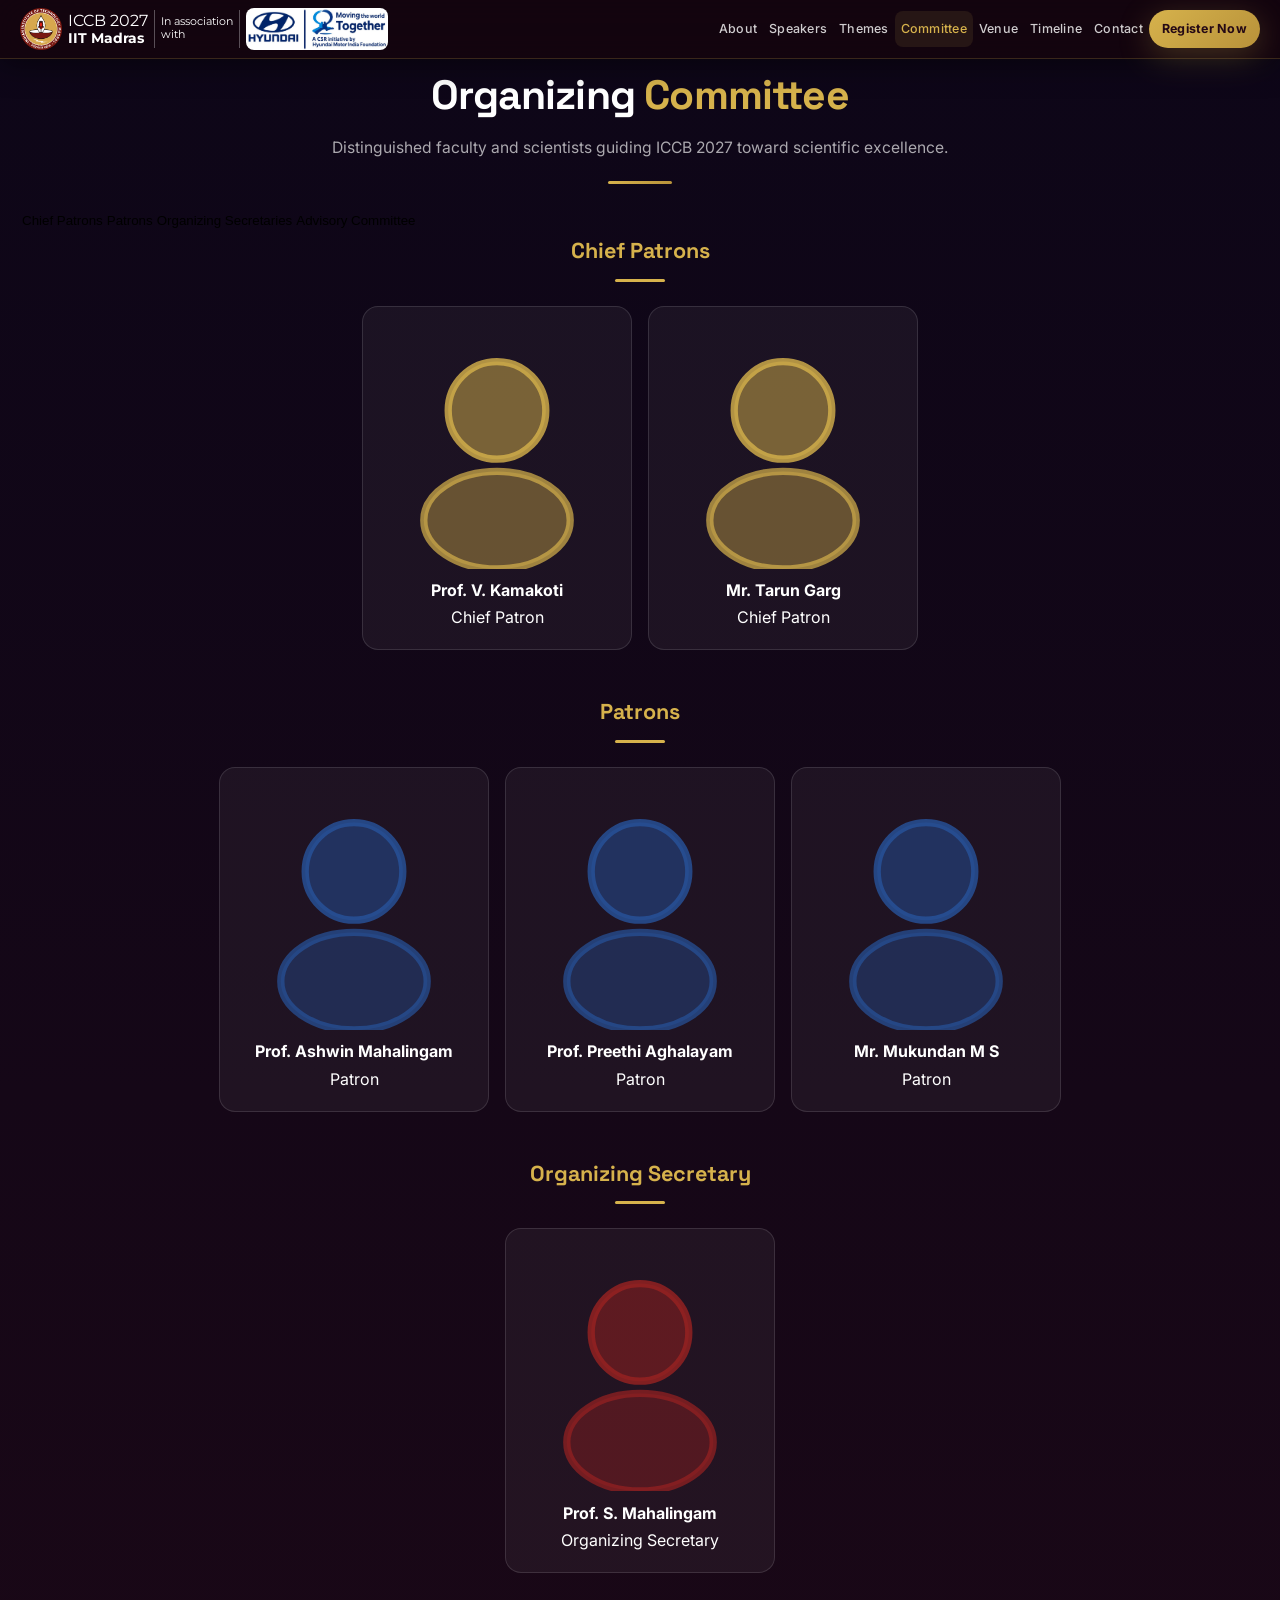
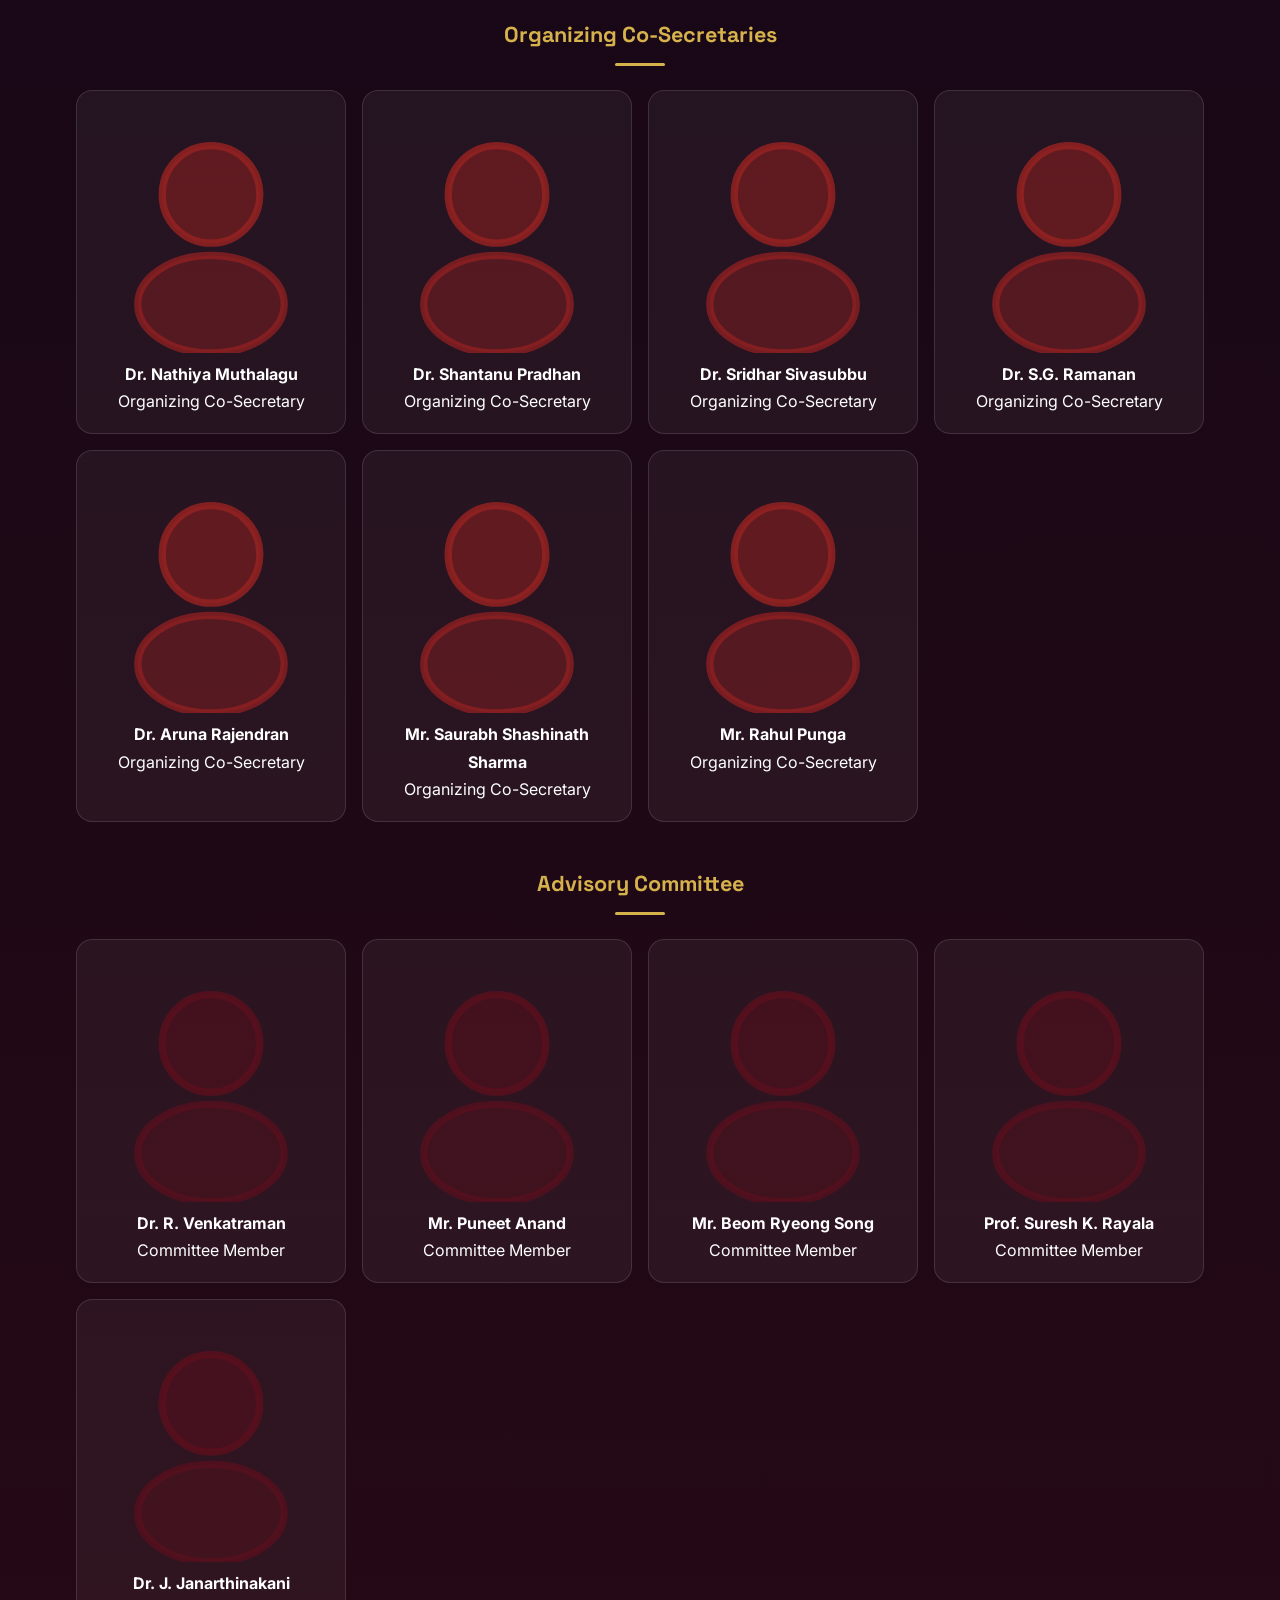
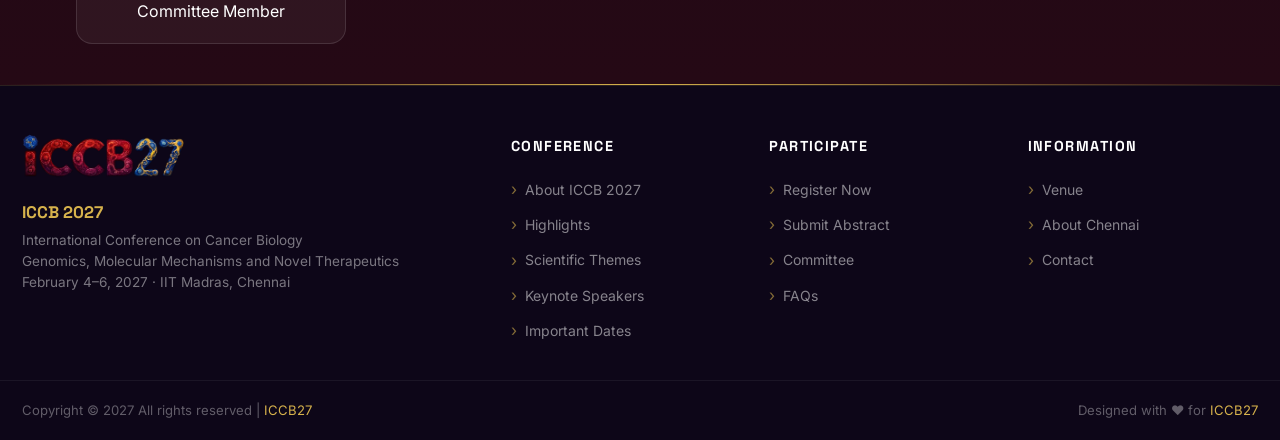
<file: organizing_committee - Copy.html>
<!doctype html>
<html lang="en">

<head>
    <meta charset="UTF-8" />
    <meta name="viewport" content="width=device-width, initial-scale=1.0" />
    <meta name="description"
        content="International Conference on Cancer Biology (ICCB 2027) — Molecular Mechanisms, Genomics & Novel Therapeutics. February 4–6, 2027 at IIT Madras, Chennai, India. Hosted by Hyundai Centre for Cancer Genomics." />
    <meta name="keywords"
        content="ICCB 2027, Cancer Biology, IIT Madras, Genomics, Cancer Conference, Precision Medicine, Oncology" />
    <meta name="author" content="Hyundai Centre for Cancer Genomics, IIT Madras" />
    <meta property="og:title" content="ICCB 2027 — International Conference on Cancer Biology" />
    <meta property="og:description"
        content="Molecular Mechanisms, Genomics & Novel Therapeutics | Feb 4–6, 2027 | IIT Madras, Chennai" />
    <meta property="og:type" content="website" />
    <meta name="theme-color" content="#250915" />

    <title>ICCB 2027 — International Conference on Cancer Biology | IIT Madras</title>

    <!-- Design System -->
    <link rel="stylesheet" href="styles.css" />

    <!-- Favicon SVG inline -->
    <link rel="icon"
        href="data:image/svg+xml,<svg xmlns='http://www.w3.org/2000/svg' viewBox='0 0 100 100'><circle cx='50' cy='50' r='45' fill='%23992221'/><text y='.9em' font-size='60' x='50%' dominant-baseline='middle' text-anchor='middle' fill='white' font-weight='bold'>iC</text></svg>" />
</head>

<body>
    <!-- ============================================================
       SCROLL PROGRESS BAR
       ============================================================ -->
    <div id="scroll-progress" aria-hidden="true"></div>

    <!-- ============================================================
       NAVIGATION
       ============================================================ -->
    <nav id="navbar" role="navigation" aria-label="Main navigation" class="scrolled">
        <div class="nav-container">
            <!-- Logo -->
            <a href="./index.html" class="nav-logo" aria-label="ICCB 2027 Home">
                <img src="assets/IIT_Madras_Logo.png" alt="IIT Madras Logo" />
                <div class="nav-logo-text">
                    <span class="conf-name">ICCB 2027</span>
                    <span class="conf-location">IIT Madras</span>
                </div>
                <span class="nav-logo-separator" aria-hidden="true"></span>
                <div class="nav-logo-text">
                    <span class="conf-subtxt">In association</span>
                    <span class="conf-subtxt">with</span>
                </div>
                <span class="nav-logo-separator" aria-hidden="true"></span>
                <img id="hyundaiLogo" src="assets/hyundai.jpg" alt="Hyundai Logo" />
            </a>


            <!-- Desktop Links -->
            <div class="nav-links" role="menubar">
                <a href="./index.html#about" role="menuitem">About</a>
                <a href="./speakers.html" role="menuitem">Speakers</a>
                <a href="./index.html#themes" role="menuitem">Themes</a>
                <a href="#" role="menuitem" id="active">Committee</a>
                <a href="./index.html#venue" role="menuitem">Venue</a>
                <a href="./index.html#timeline" role="menuitem">Timeline</a>
                <!-- <a href="./index.html#sponsors" role="menuitem">Sponsors</a> -->
                <a href="./index.html#contact" role="menuitem">Contact</a>
                <a href="./index.html#register" class="nav-cta" role="menuitem" id="nav-register-btn">Register Now</a>
            </div>

            <!-- Hamburger -->
            <button class="nav-hamburger" id="hamburger-btn" aria-label="Toggle mobile menu" aria-expanded="false">
                <span></span><span></span><span></span>
            </button>
        </div>

        <!-- Mobile Nav Overlay -->
        <div class="nav-mobile" id="mobile-nav" role="menu" aria-hidden="true">
            <a href="./index.html#about" role="menuitem">About</a>
            <a href="./index.html#highlights" role="menuitem">Highlights</a>
            <a href="#" role="menuitem">Speakers</a>
            <a href="./index.html#themes" role="menuitem">Themes</a>
            <a href="./index.html#committee" role="menuitem">Committee</a>
            <a href="./index.html#venue" role="menuitem">Venue</a>
            <a href="./index.html#timeline" role="menuitem">Timeline</a>
            <a href="./index.html#faq" role="menuitem">FAQ</a>
            <a href="./index.html#contact" role="menuitem">Contact</a>
            <a href="./index.html#register" class="mob-cta" role="menuitem">Register Now</a>
        </div>
    </nav>

    <!-- ============================================================
       ORGANIZING COMMITTEE
       ============================================================ -->
    <section id="committee" class="section" aria-label="Organizing committee">
        <div class="container">
            <div class="section-header reveal">
                <!-- <span class="section-tag">Leadership</span> -->
                <h2 class="section-title">Organizing <span class="gold">Committee</span></h2>
                <p class="section-subtitle">
                    Distinguished faculty and scientists guiding ICCB 2027 toward scientific excellence.
                </p>
                <div class="section-divider"></div>
            </div>

            <!-- Tabs -->
            <div class="committee-tabs" role="tablist">
                <button class="tab-btn active" data-tab="chief-patrons" role="tab" aria-selected="true" id="tab-chief">
                    Chief Patrons
                </button>
                <button class="tab-btn" data-tab="patrons" role="tab" aria-selected="false" id="tab-patrons">
                    Patrons
                </button>
                <button class="tab-btn" data-tab="secretaries" role="tab" aria-selected="false" id="tab-sec">
                    Organizing Secretaries
                </button>
                <button class="tab-btn" data-tab="members" role="tab" aria-selected="false" id="tab-mem">
                    Advisory Committee
                </button>
            </div>

            <!-- Chief Patrons -->
            <div class="committee-group">
                <h3 class="committee-group-title">Chief Patrons</h3>
                <div class="committee-grid">
                    <div class="committee-card chief reveal reveal-delay-1">
                        <div class="committee-avatar">
                            <svg viewBox="0 0 40 40" fill="none" xmlns="http://www.w3.org/2000/svg" aria-hidden="true">
                                <circle cx="20" cy="14" r="8" fill="rgba(214,178,76,0.5)" stroke="rgba(214,178,76,0.8)"
                                    stroke-width="1.2" />
                                <ellipse cx="20" cy="32" rx="12" ry="8" fill="rgba(214,178,76,0.4)"
                                    stroke="rgba(214,178,76,0.7)" stroke-width="1.2" />
                            </svg>
                        </div>
                        <h4 class="committee-name">Prof. V. Kamakoti</h4>
                        <p class="committee-role">Chief Patron</p>
                        <!-- <p class="committee-dept">Director, Indian Institute of Technology Madras</p>-->
                    </div>
                    <div class="committee-card chief reveal reveal-delay-2">
                        <div class="committee-avatar">
                            <svg viewBox="0 0 40 40" fill="none" xmlns="http://www.w3.org/2000/svg" aria-hidden="true">
                                <circle cx="20" cy="14" r="8" fill="rgba(214,178,76,0.5)" stroke="rgba(214,178,76,0.8)"
                                    stroke-width="1.2" />
                                <ellipse cx="20" cy="32" rx="12" ry="8" fill="rgba(214,178,76,0.4)"
                                    stroke="rgba(214,178,76,0.7)" stroke-width="1.2" />
                            </svg>
                        </div>
                        <h4 class="committee-name">Mr. Tarun Garg</h4>
                        <p class="committee-role">Chief Patron</p>
                        <!--<p class="committee-dept">Hyundai Motor India Foundation</p>-->
                    </div>
                </div>
            </div>

            <!-- Patrons -->
            <div class="committee-group">
                <h3 class="committee-group-title">Patrons</h3>
                <div class="committee-grid">
                    <div class="committee-card reveal reveal-delay-3">
                        <div class="committee-avatar">
                            <svg viewBox="0 0 40 40" fill="none" xmlns="http://www.w3.org/2000/svg" aria-hidden="true">
                                <circle cx="20" cy="14" r="8" fill="rgba(39,83,156,0.5)" stroke="rgba(39,83,156,0.8)"
                                    stroke-width="1.2" />
                                <ellipse cx="20" cy="32" rx="12" ry="8" fill="rgba(39,83,156,0.4)"
                                    stroke="rgba(39,83,156,0.7)" stroke-width="1.2" />
                            </svg>
                        </div>
                        <h4 class="committee-name">Prof. Ashwin Mahalingam</h4>
                        <p class="committee-role">Patron</p>
                        <!-- <p class="committee-dept">Head, Dept. of Biotechnology, IIT Madras</p> -->
                    </div>
                    <div class="committee-card reveal reveal-delay-1">
                        <div class="committee-avatar">
                            <svg viewBox="0 0 40 40" fill="none" xmlns="http://www.w3.org/2000/svg" aria-hidden="true">
                                <circle cx="20" cy="14" r="8" fill="rgba(39,83,156,0.5)" stroke="rgba(39,83,156,0.8)"
                                    stroke-width="1.2" />
                                <ellipse cx="20" cy="32" rx="12" ry="8" fill="rgba(39,83,156,0.4)"
                                    stroke="rgba(39,83,156,0.7)" stroke-width="1.2" />
                            </svg>
                        </div>
                        <h4 class="committee-name">Prof. Preethi Aghalayam</h4>
                        <p class="committee-role">Patron</p>
                        <!-- <p class="committee-dept">Department of Biotechnology, Govt. of India</p> -->
                    </div>
                    <div class="committee-card reveal reveal-delay-1">
                        <div class="committee-avatar">
                            <svg viewBox="0 0 40 40" fill="none" xmlns="http://www.w3.org/2000/svg" aria-hidden="true">
                                <circle cx="20" cy="14" r="8" fill="rgba(39,83,156,0.5)" stroke="rgba(39,83,156,0.8)"
                                    stroke-width="1.2" />
                                <ellipse cx="20" cy="32" rx="12" ry="8" fill="rgba(39,83,156,0.4)"
                                    stroke="rgba(39,83,156,0.7)" stroke-width="1.2" />
                            </svg>
                        </div>
                        <h4 class="committee-name">Mr. Mukundan M S</h4>
                        <p class="committee-role">Patron</p>
                        <!--<p class="committee-dept">Dean of Research, IIT Madras</p>-->
                    </div>
                </div>
            </div>

            <!-- Organizing Secretaries -->
            <div class="committee-group">
                <h3 class="committee-group-title">Organizing Secretary</h3>
                <div class="committee-grid">
                    <div class="committee-card reveal reveal-delay-1">
                        <div class="committee-avatar">
                            <svg viewBox="0 0 40 40" fill="none" xmlns="http://www.w3.org/2000/svg" aria-hidden="true">
                                <circle cx="20" cy="14" r="8" fill="rgba(153,34,33,0.5)" stroke="rgba(153,34,33,0.8)"
                                    stroke-width="1.2" />
                                <ellipse cx="20" cy="32" rx="12" ry="8" fill="rgba(153,34,33,0.4)"
                                    stroke="rgba(153,34,33,0.7)" stroke-width="1.2" />
                            </svg>
                        </div>
                        <h4 class="committee-name">Prof. S. Mahalingam</h4>
                        <p class="committee-role">Organizing Secretary</p>
                        <!-- <p class="committee-dept">Hyundai Centre for Cancer Genomics, IIT Madras</p> -->
                    </div>
                </div>
            </div>

            <!-- Organizing Co-Secretaries -->
            <div class="committee-group">
                <h3 class="committee-group-title">Organizing Co-Secretaries</h3>
                <div class="committee-grid">
                    <div class="committee-card reveal reveal-delay-2">
                        <div class="committee-avatar">
                            <svg viewBox="0 0 40 40" fill="none" xmlns="http://www.w3.org/2000/svg" aria-hidden="true">
                                <circle cx="20" cy="14" r="8" fill="rgba(153,34,33,0.5)" stroke="rgba(153,34,33,0.8)"
                                    stroke-width="1.2" />
                                <ellipse cx="20" cy="32" rx="12" ry="8" fill="rgba(153,34,33,0.4)"
                                    stroke="rgba(153,34,33,0.7)" stroke-width="1.2" />
                            </svg>
                        </div>
                        <h4 class="committee-name">Dr. Nathiya Muthalagu</h4>
                        <p class="committee-role">Organizing Co-Secretary</p>
                        <!-- <p class="committee-dept">National Cancer Tissue Biobank, IIT Madras</p> -->
                    </div>
                    <div class="committee-card reveal reveal-delay-2">
                        <div class="committee-avatar">
                            <svg viewBox="0 0 40 40" fill="none" xmlns="http://www.w3.org/2000/svg" aria-hidden="true">
                                <circle cx="20" cy="14" r="8" fill="rgba(153,34,33,0.5)" stroke="rgba(153,34,33,0.8)"
                                    stroke-width="1.2" />
                                <ellipse cx="20" cy="32" rx="12" ry="8" fill="rgba(153,34,33,0.4)"
                                    stroke="rgba(153,34,33,0.7)" stroke-width="1.2" />
                            </svg>

                        </div>
                        <h4 class="committee-name">Dr. Shantanu Pradhan</h4>
                        <p class="committee-role">Organizing Co-Secretary</p>
                        <!-- <p class="committee-dept">National Cancer Tissue Biobank, IIT Madras</p> -->
                    </div>
                    <div class="committee-card reveal reveal-delay-2">
                        <div class="committee-avatar">
                            <svg viewBox="0 0 40 40" fill="none" xmlns="http://www.w3.org/2000/svg" aria-hidden="true">
                                <circle cx="20" cy="14" r="8" fill="rgba(153,34,33,0.5)" stroke="rgba(153,34,33,0.8)"
                                    stroke-width="1.2" />
                                <ellipse cx="20" cy="32" rx="12" ry="8" fill="rgba(153,34,33,0.4)"
                                    stroke="rgba(153,34,33,0.7)" stroke-width="1.2" />
                            </svg>

                        </div>
                        <h4 class="committee-name">Dr. Sridhar Sivasubbu</h4>
                        <p class="committee-role">Organizing Co-Secretary</p>
                        <!-- <p class="committee-dept">National Cancer Tissue Biobank, IIT Madras</p> -->
                    </div>
                    <div class="committee-card reveal reveal-delay-2">
                        <div class="committee-avatar">
                            <svg viewBox="0 0 40 40" fill="none" xmlns="http://www.w3.org/2000/svg" aria-hidden="true">
                                <circle cx="20" cy="14" r="8" fill="rgba(153,34,33,0.5)" stroke="rgba(153,34,33,0.8)"
                                    stroke-width="1.2" />
                                <ellipse cx="20" cy="32" rx="12" ry="8" fill="rgba(153,34,33,0.4)"
                                    stroke="rgba(153,34,33,0.7)" stroke-width="1.2" />
                            </svg>

                        </div>
                        <h4 class="committee-name">Dr. S.G. Ramanan</h4>
                        <p class="committee-role">Organizing Co-Secretary</p>
                        <!-- <p class="committee-dept">National Cancer Tissue Biobank, IIT Madras</p> -->
                    </div>
                    <div class="committee-card reveal reveal-delay-2">
                        <div class="committee-avatar">
                            <svg viewBox="0 0 40 40" fill="none" xmlns="http://www.w3.org/2000/svg" aria-hidden="true">
                                <circle cx="20" cy="14" r="8" fill="rgba(153,34,33,0.5)" stroke="rgba(153,34,33,0.8)"
                                    stroke-width="1.2" />
                                <ellipse cx="20" cy="32" rx="12" ry="8" fill="rgba(153,34,33,0.4)"
                                    stroke="rgba(153,34,33,0.7)" stroke-width="1.2" />
                            </svg>

                        </div>
                        <h4 class="committee-name">Dr. Aruna Rajendran</h4>
                        <p class="committee-role">Organizing Co-Secretary</p>
                        <!-- <p class="committee-dept">National Cancer Tissue Biobank, IIT Madras</p> -->
                    </div>
                    <div class="committee-card reveal reveal-delay-2">
                        <div class="committee-avatar">
                            <svg viewBox="0 0 40 40" fill="none" xmlns="http://www.w3.org/2000/svg" aria-hidden="true">
                                <circle cx="20" cy="14" r="8" fill="rgba(153,34,33,0.5)" stroke="rgba(153,34,33,0.8)"
                                    stroke-width="1.2" />
                                <ellipse cx="20" cy="32" rx="12" ry="8" fill="rgba(153,34,33,0.4)"
                                    stroke="rgba(153,34,33,0.7)" stroke-width="1.2" />
                            </svg>

                        </div>
                        <h4 class="committee-name">Mr. Saurabh Shashinath Sharma</h4>
                        <p class="committee-role">Organizing Co-Secretary</p>
                        <!-- <p class="committee-dept">National Cancer Tissue Biobank, IIT Madras</p> -->
                    </div>
                    <div class="committee-card reveal reveal-delay-2">
                        <div class="committee-avatar">
                            <svg viewBox="0 0 40 40" fill="none" xmlns="http://www.w3.org/2000/svg" aria-hidden="true">
                                <circle cx="20" cy="14" r="8" fill="rgba(153,34,33,0.5)" stroke="rgba(153,34,33,0.8)"
                                    stroke-width="1.2" />
                                <ellipse cx="20" cy="32" rx="12" ry="8" fill="rgba(153,34,33,0.4)"
                                    stroke="rgba(153,34,33,0.7)" stroke-width="1.2" />
                            </svg>

                        </div>
                        <h4 class="committee-name">Mr. Rahul Punga</h4>
                        <p class="committee-role">Organizing Co-Secretary</p>
                        <!-- <p class="committee-dept">National Cancer Tissue Biobank, IIT Madras</p> -->
                    </div>
                </div>
            </div>

            <!-- Advisory Committee -->
            <div class="committee-group">
                <h3 class="committee-group-title">Advisory Committee</h3>
                <div class="committee-grid">
                    <div class="committee-card reveal reveal-delay-1">
                        <div class="committee-avatar">
                            <svg viewBox="0 0 40 40" fill="none" xmlns="http://www.w3.org/2000/svg" aria-hidden="true">
                                <circle cx="20" cy="14" r="8" fill="rgba(92,15,29,0.5)" stroke="rgba(92,15,29,0.8)"
                                    stroke-width="1.2" />
                                <ellipse cx="20" cy="32" rx="12" ry="8" fill="rgba(92,15,29,0.4)"
                                    stroke="rgba(92,15,29,0.7)" stroke-width="1.2" />
                            </svg>
                        </div>
                        <h4 class="committee-name">Dr. R. Venkatraman</h4>
                        <p class="committee-role">Committee Member</p>
                        <!-- <p class="committee-dept">Dept. of Biotechnology, IIT Madras</p> -->
                    </div>
                    <div class="committee-card reveal reveal-delay-2">
                        <div class="committee-avatar">
                            <svg viewBox="0 0 40 40" fill="none" xmlns="http://www.w3.org/2000/svg" aria-hidden="true">
                                <circle cx="20" cy="14" r="8" fill="rgba(92,15,29,0.5)" stroke="rgba(92,15,29,0.8)"
                                    stroke-width="1.2" />
                                <ellipse cx="20" cy="32" rx="12" ry="8" fill="rgba(92,15,29,0.4)"
                                    stroke="rgba(92,15,29,0.7)" stroke-width="1.2" />
                            </svg>
                        </div>
                        <h4 class="committee-name">Mr. Puneet Anand</h4>
                        <p class="committee-role">Committee Member</p>
                        <!-- <p class="committee-dept">Dept. of Biotechnology, IIT Madras</p> -->
                    </div>
                    <div class="committee-card reveal reveal-delay-2">
                        <div class="committee-avatar">
                            <svg viewBox="0 0 40 40" fill="none" xmlns="http://www.w3.org/2000/svg" aria-hidden="true">
                                <circle cx="20" cy="14" r="8" fill="rgba(92,15,29,0.5)" stroke="rgba(92,15,29,0.8)"
                                    stroke-width="1.2" />
                                <ellipse cx="20" cy="32" rx="12" ry="8" fill="rgba(92,15,29,0.4)"
                                    stroke="rgba(92,15,29,0.7)" stroke-width="1.2" />
                            </svg>
                        </div>
                        <h4 class="committee-name">Mr. Beom Ryeong Song</h4>
                        <p class="committee-role">Committee Member</p>
                        <!-- <p class="committee-dept">Dept. of Biotechnology, IIT Madras</p> -->
                    </div>
                    <div class="committee-card reveal reveal-delay-3">
                        <div class="committee-avatar">
                            <svg viewBox="0 0 40 40" fill="none" xmlns="http://www.w3.org/2000/svg" aria-hidden="true">
                                <circle cx="20" cy="14" r="8" fill="rgba(92,15,29,0.5)" stroke="rgba(92,15,29,0.8)"
                                    stroke-width="1.2" />
                                <ellipse cx="20" cy="32" rx="12" ry="8" fill="rgba(92,15,29,0.4)"
                                    stroke="rgba(92,15,29,0.7)" stroke-width="1.2" />
                            </svg>
                        </div>
                        <h4 class="committee-name">Prof. Suresh K. Rayala</h4>
                        <p class="committee-role">Committee Member</p>
                        <!-- <p class="committee-dept">Hyundai Centre for Cancer Genomics</p> -->
                    </div>
                    <div class="committee-card reveal reveal-delay-4">
                        <div class="committee-avatar">
                            <svg viewBox="0 0 40 40" fill="none" xmlns="http://www.w3.org/2000/svg" aria-hidden="true">
                                <circle cx="20" cy="14" r="8" fill="rgba(92,15,29,0.5)" stroke="rgba(92,15,29,0.8)"
                                    stroke-width="1.2" />
                                <ellipse cx="20" cy="32" rx="12" ry="8" fill="rgba(92,15,29,0.4)"
                                    stroke="rgba(92,15,29,0.7)" stroke-width="1.2" />
                            </svg>
                        </div>
                        <h4 class="committee-name">Dr. J. Janarthinakani</h4>
                        <p class="committee-role">Committee Member</p>
                        <!-- <p class="committee-dept">National Cancer Tissue Biobank</p> -->
                    </div>
                </div>
            </div>
        </div>
    </section>

    <!-- divider -->
    <div class="divider"></div>

    <!-- ============================================================
       FOOTER
       ============================================================ -->
    <footer id="footer" role="contentinfo">
        <div class="footer-top">
            <div class="container">
                <div class="footer-grid">
                    <!-- Brand -->
                    <div class="footer-brand">
                        <div class="brand-logo">
                            <img src="assets/iccb27-logo.webp"
                                alt="ICCB 2027 - International Conference on Cancer Biology" id="hero-logo-img" onerror="
                this.style.display='none';
                document.getElementById('hero-logo-svg').style.display='block';
              " />
                        </div>
                        <p class="brand-name">ICCB 2027</p>
                        <p class="brand-sub">
                            International Conference on Cancer Biology<br />
                            Genomics, Molecular Mechanisms and Novel Therapeutics<br />
                            February 4–6, 2027 · IIT Madras, Chennai
                        </p>
                        <!-- <div class="footer-social" role="list">
              <a href="#" class="social-btn" aria-label="Twitter/X" role="listitem" id="footer-twitter">𝕏</a>
              <a href="#" class="social-btn" aria-label="LinkedIn" role="listitem" id="footer-linkedin">in</a>
              <a href="#" class="social-btn" aria-label="ResearchGate" role="listitem" id="footer-rg">Rg</a>
              <a href="#" class="social-btn" aria-label="YouTube" role="listitem" id="footer-yt">▶</a>
            </div> -->
                    </div>

                    <!-- Quick Links: Conference -->
                    <div class="footer-col">
                        <h4>Conference</h4>
                        <ul>
                            <li><a href="./index.html#about">About ICCB 2027</a></li>
                            <li><a href="./index.html#highlights">Highlights</a></li>
                            <li><a href="./index.html#themes">Scientific Themes</a></li>
                            <li><a href="./speakers.html">Keynote Speakers</a></li>
                            <li><a href="./index.html#timeline">Important Dates</a></li>
                        </ul>
                    </div>

                    <!-- Quick Links: Participate -->
                    <div class="footer-col">
                        <h4>Participate</h4>
                        <ul>
                            <li><a href="./index.html#register">Register Now</a></li>
                            <li><a href="./index.html#register">Submit Abstract</a></li>
                            <!-- <li><a href="#sponsors">Sponsorship</a></li> -->
                            <li><a href="#">Committee</a></li>
                            <li><a href="./index.html#faq">FAQs</a></li>
                        </ul>
                    </div>

                    <!-- Quick Links: Information -->
                    <div class="footer-col">
                        <h4>Information</h4>
                        <ul>
                            <li><a href="./index.html#venue">Venue</a></li>
                            <li><a href="./index.html#chennai">About Chennai</a></li>
                            <li><a href="./index.html#contact">Contact</a></li>
                            <!-- <li><a href="#">Privacy Policy</a></li>
                            <li><a href="#">Terms of Use</a></li> -->
                        </ul>
                    </div>
                </div>
            </div>
        </div>

        <div class="footer-bottom">
            <div class="container">
                <div class="footer-bottom-inner">
                    <p>Copyright © 2027 All rights reserved | <span>ICCB27</span></p>
                    <p>Designed with ♥ for <span>ICCB27</span></p>
                </div>
            </div>
        </div>
    </footer>

    <!-- Back to Top -->
    <button id="back-to-top" aria-label="Scroll back to top" title="Back to top">↑</button>

    <!-- JavaScript -->
    <script src="script.js" defer></script>
</body>

</html>
</file>
<file: styles.css>
/* ============================================================
   ICCB 2027 — International Conference on Cancer Biology
   Premium Design System
   ============================================================ */

/* Google Fonts */
@import url("https://fonts.googleapis.com/css2?family=Space+Grotesk:wght@300;400;500;600;700&family=Inter:wght@300;400;500;600&family=Montserrat:wght@400;500;600;700;800;900&family=Poppins:wght@300;400;500;600;700;800&display=swap");

/* ============================================================
   CSS CUSTOM PROPERTIES — Design Tokens
   ============================================================ */
:root {
  /* Core Palette */
  --midnight: #250915;
  --midnight-light: #3a1226;
  --burgundy: #5c0f1d;
  --burgundy-light: #7a1828;
  --cellular-red: #992221;
  --cellular-light: #b5302f;
  --genomics-blue: #0e2361;
  --genomics-light: #1a3485;
  --molecular-blue: #27539c;
  --molecular-light: #3468bd;
  --dna-gold: #d6b24c;
  --dna-gold-light: #e8c96a;
  --dna-gold-dark: #b8923a;
  --ivory: #f8f7f5;
  --ivory-dark: #ede9e3;
  --text-dark: #222222;
  --text-mid: #444444;
  --text-light: #777777;
  --text-white: #ffffff;
  --text-muted: rgba(255, 255, 255, 0.65);

  /* Gradients */
  --grad-hero: linear-gradient(135deg, #250915 0%, #0e2361 40%, #5c0f1d 100%);
  --grad-dark: linear-gradient(180deg, #250915 0%, #1a0b20 100%);
  --grad-card: linear-gradient(135deg, rgba(37, 9, 21, 0.9) 0%, rgba(14, 35, 97, 0.85) 100%);
  --grad-gold: linear-gradient(135deg, #d6b24c 0%, #b8923a 100%);
  --grad-red: linear-gradient(135deg, #5c0f1d 0%, #992221 100%);
  --grad-blue: linear-gradient(135deg, #0e2361 0%, #27539c 100%);
  --grad-section: linear-gradient(180deg, #0d0618 0%, #250915 50%, #0e2361 100%);

  /* Glassmorphism */
  --glass-bg: rgba(255, 255, 255, 0.05);
  --glass-border: rgba(255, 255, 255, 0.12);
  --glass-bg-dark: rgba(37, 9, 21, 0.6);
  --glass-bg-blue: rgba(14, 35, 97, 0.4);

  /* Shadows */
  --shadow-sm: 0 2px 12px rgba(0, 0, 0, 0.3);
  --shadow-md: 0 8px 32px rgba(0, 0, 0, 0.4);
  --shadow-lg: 0 20px 60px rgba(0, 0, 0, 0.5);
  --shadow-gold: 0 8px 32px rgba(214, 178, 76, 0.25);
  --shadow-red: 0 8px 32px rgba(153, 34, 33, 0.35);
  --shadow-blue: 0 8px 32px rgba(14, 35, 97, 0.45);
  --glow-gold: 0 0 30px rgba(214, 178, 76, 0.4), 0 0 60px rgba(214, 178, 76, 0.2);
  --glow-red: 0 0 30px rgba(153, 34, 33, 0.5), 0 0 60px rgba(92, 15, 29, 0.3);
  --glow-blue: 0 0 30px rgba(39, 83, 156, 0.5), 0 0 60px rgba(14, 35, 97, 0.3);

  /* Typography */
  --font-heading: "Space Grotesk", "Poppins", sans-serif;
  --font-body: "Inter", sans-serif;
  --font-numbers: "Montserrat", sans-serif;

  /* Spacing */
  --section-pad: 46px;
  --section-pad-sm: 52px;
  --container-max: 1320px;
  --border-radius: 16px;
  --border-radius-sm: 8px;
  --border-radius-lg: 24px;

  /* Transitions */
  --transition-fast: 0.2s cubic-bezier(0.4, 0, 0.2, 1);
  --transition-med: 0.4s cubic-bezier(0.4, 0, 0.2, 1);
  --transition-slow: 0.6s cubic-bezier(0.4, 0, 0.2, 1);
}

html,
body {
  width: 100%;
  max-width: 100%;
  overflow-x: hidden;
}

/* ============================================================
   RESET & BASE
   ============================================================ */
*,
*::before,
*::after {
  box-sizing: border-box;
  margin: 0;
  padding: 0;
}

html {
  scroll-behavior: smooth;
  font-size: 16px;
  -webkit-font-smoothing: antialiased;
  -moz-osx-font-smoothing: grayscale;
}

body {
  font-family: var(--font-body);
  color: var(--text-white);
  background: var(--midnight);
  line-height: 1.7;
}

img {
  max-width: 100%;
  height: auto;
  display: block;
}

a {
  text-decoration: none;
  color: inherit;
}

ul {
  list-style: none;
}

button {
  cursor: pointer;
  border: none;
  background: none;
}

/* Custom Scrollbar */
::-webkit-scrollbar {
  width: 6px;
}

::-webkit-scrollbar-track {
  background: var(--midnight);
}

::-webkit-scrollbar-thumb {
  background: var(--dna-gold);
  border-radius: 3px;
}

::-webkit-scrollbar-thumb:hover {
  background: var(--dna-gold-light);
}

/* ============================================================
   SCROLL PROGRESS BAR
   ============================================================ */
#scroll-progress {
  position: fixed;
  top: 0;
  left: 0;
  width: 100%;
  height: 3px;
  background: linear-gradient(90deg, var(--dna-gold), var(--cellular-red), var(--molecular-blue));
  z-index: 10001;
  transform: scaleX(0);
  transform-origin: left center;
  transition: transform 0.1s linear;
  will-change: transform;
}

/* ============================================================
   NAVIGATION
   ============================================================ */
#navbar {
  position: fixed;
  top: 0;
  left: 0;
  right: 0;
  z-index: 1000;
  padding: 12px 0;
  transition: all var(--transition-med);
}

#navbar.scrolled {
  background: rgba(20, 5, 15, 0.92);
  backdrop-filter: blur(20px);
  -webkit-backdrop-filter: blur(20px);
  border-bottom: 1px solid rgba(214, 178, 76, 0.2);
  padding: 8px 0;
  box-shadow: 0 4px 30px rgba(0, 0, 0, 0.5);
}

#navbar #hyundaiLogo {
  border-radius: 8px !important;
}

.nav-container {
  width: min(100%, var(--container-max));
  max-width: var(--container-max);
  margin: 0 auto;
  padding: 0 clamp(14px, 1.8vw, 24px);
  display: flex;
  align-items: center;
  justify-content: space-between;
  gap: clamp(12px, 1.6vw, 24px);
}

.nav-logo {
  display: flex;
  align-items: center;
  gap: 8px;
  flex-shrink: 0;
  min-width: 0;
}

.nav-logo img {
  height: clamp(34px, 2.6vw, 46px);
  width: auto;
  object-fit: contain;
  transition: transform var(--transition-fast);
}

/* .nav-logo img:hover {
  transform: scale(1.05);
} */

.nav-logo-text {
  display: flex;
  flex-direction: column;
  line-height: 1.2;
  font-family: var(--font-numbers);
}

.nav-logo-text .conf-title {
  font-weight: 700;
  font-size: 1rem;
  color: var(--dna-gold);
  text-transform: uppercase;
}

.nav-logo-text .conf-location {
  font-weight: 700;
  font-size: 1rem;
  color: var(--text-white);
}

.nav-logo-text .conf-subtxt {
  font-size: 0.75rem;
  color: var(--text-white);
}

.nav-links {
  display: flex;
  align-items: center;
  gap: 3px;
}

.nav-links a {
  font-family: var(--font-body);
  font-weight: 500;
  font-size: 0.875rem;
  color: rgba(255, 255, 255, 0.8);
  padding: 7px 6px;
  border-radius: var(--border-radius-sm);
  transition: all var(--transition-fast);
  letter-spacing: 0.02em;
  white-space: nowrap;
}

.nav-links a:hover,
.nav-links a.active,
.nav-links a#active {
  color: var(--dna-gold);
  background: rgba(214, 178, 76, 0.1);
}

.nav-cta {
  background: linear-gradient(135deg, var(--dna-gold), var(--dna-gold-dark)) !important;
  color: var(--midnight) !important;
  font-weight: 700 !important;
  padding: 8px 18px !important;
  border-radius: 50px !important;
  box-shadow: var(--shadow-gold);
  transition: all var(--transition-fast) !important;
}

.nav-cta:hover {
  transform: translateY(-2px);
  box-shadow: var(--glow-gold) !important;
  background: rgba(214, 178, 76, 0.1) !important;
  color: var(--dna-gold) !important;
}

.nav-cta-abs:hover {
  background: transparent;
  color: var(--dna-gold);
  border: 1px solid var(--dna-gold);
  font-weight: 700;
}

.nav-cta-abs {
  background: transparent;
  color: var(--dna-gold);
  border: 0.5px solid var(--dna-gold);
  font-weight: 700;
}

.nav-hamburger {
  display: none;
  flex-direction: column;
  gap: 5px;
  padding: 8px;
  border-radius: var(--border-radius-sm);
  transition: background var(--transition-fast);
}

.nav-hamburger:hover {
  background: var(--glass-bg);
}

.nav-hamburger span {
  display: block;
  width: 24px;
  height: 2px;
  background: var(--text-white);
  border-radius: 2px;
  transition: all var(--transition-med);
}

.nav-hamburger.active span:nth-child(1) {
  transform: translateY(7px) rotate(45deg);
}

.nav-hamburger.active span:nth-child(2) {
  opacity: 0;
  transform: scaleX(0);
}

.nav-hamburger.active span:nth-child(3) {
  transform: translateY(-7px) rotate(-45deg);
}

.nav-logo-separator {
  display: inline-block;
  width: 1px;
  height: 50px;
  background: rgba(255, 255, 255, 0.3);
  margin: 0 0.5px;
}

/* ============================================================
   MOBILE NAVIGATION
   ============================================================ */

.nav-mobile {
  display: none;

  position: fixed;
  inset: 0;

  width: 100%;
  height: 100dvh;
  min-height: 100svh;

  background: rgba(20, 5, 15, 0.985);
  backdrop-filter: blur(22px);
  -webkit-backdrop-filter: blur(22px);

  z-index: 2000;

  flex-direction: column;
  align-items: center;
  justify-content: flex-start;

  padding: 96px 20px 32px;

  overflow-y: auto;
  overscroll-behavior: contain;
  -webkit-overflow-scrolling: touch;
}

/* Mobile links */

.nav-mobile a {
  width: min(100%, 320px);

  font-family: var(--font-heading);
  font-weight: 600;
  font-size: 1.05rem;
  line-height: 1.3;

  color: rgba(255, 255, 255, 0.9);

  padding: 11px 22px;
  margin: 0 0 6px;

  border-radius: var(--border-radius);
  border: 1px solid transparent;

  text-align: center;

  flex-shrink: 0;

  transition: all var(--transition-fast);
}

.nav-mobile a:hover,
.nav-mobile a:focus {
  color: var(--dna-gold);
  border-color: rgba(214, 178, 76, 0.3);
  background: rgba(214, 178, 76, 0.08);
}

/* Register button */

.nav-mobile .mob-cta {
  background: var(--grad-gold);
  color: var(--midnight) !important;

  margin-top: 12px;
  padding: 12px 28px;

  border: 1px solid transparent;
}


/* ============================================================
   HERO SECTION
   ============================================================ */
#hero {
  position: relative;
  min-height: 100vh;
  height: 100vh;
  display: flex;
  align-items: center;
  justify-content: center;
  overflow: hidden;
  background: var(--grad-hero);
}

#hero #hero-canvas {
  position: absolute;
  inset: 0;
  width: 100%;
  height: 100%;
  opacity: 0.85;
  background-image: url("./assets/hero_bg1.png");
  background-size: cover;
  background-position: center center;
  background-repeat: no-repeat;
}

#hero .hero-bg-overlay {
  position: absolute;
  inset: 0;
  background: radial-gradient(ellipse 70% 65% at 50% 48%,
      rgba(5, 18, 65, 0.05) 0%,
      rgba(3, 8, 35, 0.18) 55%,
      rgba(2, 4, 20, 0.42) 100%);
  pointer-events: none;
}

#hero .hero-content {
  position: relative;
  z-index: 10;
  width: min(1250px, 92%);
  margin: 0 auto;
  padding: 88px 20px 48px;
  text-align: center;
  display: flex;
  flex-direction: column;
  align-items: center;
  gap: 0;
}

/* ============================================================
   ICCB27 LOGO
   ============================================================ */

#hero .hero-logo {
  display: flex;
  align-items: center;
  justify-content: center;

  animation: fadeInDown 0.8s ease both;
  animation-delay: 0.15s;
}

#hero .hero-logo img {
  display: block;

  width: auto;
  height: 136px;

  object-fit: contain;

  filter: drop-shadow(0 0 22px rgba(214, 178, 76, 0.2)) drop-shadow(0 10px 25px rgba(0, 0, 0, 0.35));
}

/* SVG fallback */

#hero #hero-logo-svg {
  width: auto !important;
  height: 174px !important;
}

/* ============================================================
   MAIN TITLE
   ============================================================ */

#hero .hero-title {
  margin: 0;

  font-family: var(--font-heading);
  font-weight: 700;

  font-size: clamp(2rem, 3.5vw, 3rem);
  line-height: 1.08;
  letter-spacing: -0.025em;

  color: var(--text-white);

  text-align: center;
}

/* ============================================================
   TITLE — FIRST LINE
   ============================================================ */

#hero .line1 {
  display: block;

  transform: translateY(30px);

  padding-bottom: 20px;

  animation: fadeUp 0.8s ease forwards;
}

/* ============================================================
   CANCER BIOLOGY / TYPING TEXT
   ============================================================ */

#hero .typing-wrapper {
  display: inline-block;
  margin-top: 5px;
}

#hero .typing-text {
  display: inline-block;

  width: auto;

  overflow: visible;
  white-space: nowrap;

  border-right: none;

  background: linear-gradient(135deg, var(--dna-gold), var(--dna-gold-light));

  -webkit-background-clip: text;
  -webkit-text-fill-color: transparent;
  background-clip: text;

  animation: none;
}

/* ============================================================
   SUBTITLE
   ============================================================ */

#hero .hero-subtitle {
  max-width: 900px;

  margin: 14px 0 0;

  font-family: var(--font-numbers);
  font-weight: 400;

  font-size: clamp(1.05rem, 1.55vw, 1.4rem);
  line-height: 1.5;

  color: rgba(255, 255, 255, 0.88);

  text-align: center;

  animation: fadeInUp 0.8s ease both;
  animation-delay: 0.4s;
}

#hero .hero-subtitle br {
  display: block;
}

/* ============================================================
   DATE + LOCATION META
   ============================================================ */

#hero .hero-meta {
  display: flex;
  align-items: center;
  justify-content: center;

  width: min(100%, 500px);
  min-width: 0;

  margin-top: 16px;
  margin-bottom: 0;

  padding: 5px 0;

  gap: 0;

  border: 1px solid rgba(255, 255, 255, 0.3);
  border-radius: 55px;

  background: rgba(8, 12, 45, 0.48);

  backdrop-filter: blur(12px);
  -webkit-backdrop-filter: blur(12px);

  box-shadow: 0 10px 35px rgba(0, 0, 0, 0.22);

  animation: fadeInUp 0.8s ease both;
  animation-delay: 0.5s;
}

/* ============================================================
   META ITEM
   ============================================================ */

#hero .hero-meta-item {
  display: flex;
  align-items: center;

  gap: 10px;

  padding: 7px 18px;

  background: transparent;
  border: none;
  border-radius: 0;

  backdrop-filter: none;
}

/* ============================================================
   META ICON
   ============================================================ */

#hero .hero-meta-item .icon {
  width: 36px;
  height: 36px;

  flex-shrink: 0;

  display: flex;
  align-items: center;
  justify-content: center;

  border-radius: 50%;

  background: rgba(37, 63, 145, 0.9);

  font-size: 1.1rem;
}

#hero .hero-meta-item:last-child .icon {
  background: rgba(145, 29, 53, 0.9);
}

/* ============================================================
   META TEXT
   ============================================================ */

#hero .hero-meta-item .text {
  font-family: var(--font-body);
  font-size: 0.9rem;
  font-weight: 500;
  color: rgba(255, 255, 255, 0.9);
  white-space: nowrap;
}

#hero .hero-meta-item .text strong {
  color: var(--dna-gold);
  font-weight: 700;
}

/* ============================================================
   META DIVIDER
   ============================================================ */

#hero .hero-meta-item+.hero-meta-item {
  position: relative;
}

#hero .hero-meta-item+.hero-meta-item::before {
  content: "";

  position: absolute;

  left: 0;
  top: 50%;

  width: 1px;
  height: 50px;

  transform: translateY(-50%);

  background: rgba(255, 255, 255, 0.25);
}

/* ============================================================
   HIDE HOSTED BY
   ============================================================ */

#hero .hero-hosted,
#hero .hero-host-name {
  display: none;
}

/* ============================================================
   HIDE HERO CTA
   ============================================================ */

/* ============================================================
   HERO ACTION BUTTONS
   ============================================================ */

#hero .hero-actions {
  display: none;
  justify-content: center;
  align-items: center;
  gap: 12px;
  margin-top: 18px;
  animation: fadeInDown 0.8s ease both;
  animation-delay: 0.15s;
}

#hero .hero-actions .btn {
  min-width: 148px;
  padding: 10px 20px;
  text-align: center;
  white-space: nowrap;
}

/* Primary - Register */
#hero .hero-actions .btn-primary {
  background: linear-gradient(135deg,
      var(--dna-gold),
      var(--dna-gold-dark));

  color: var(--midnight);
  font-weight: 700;
}

/* Secondary - Submit Abstract */
#hero .hero-actions .btn-outline {
  background: transparent;
  color: var(--dna-gold);
  border: 1px solid var(--dna-gold);
  font-weight: 700;
}

#hero .hero-actions .btn-outline:hover {
  background: rgba(214, 178, 76, 0.12);
  transform: translateY(-2px);
}

/* ============================================================
   SCROLL HINT
   ============================================================ */

#hero .hero-scroll-hint {
  position: absolute;

  bottom: 24px;
  left: 50%;

  z-index: 15;

  transform: translateX(-50%);

  display: flex;
  flex-direction: column;
  align-items: center;

  gap: 8px;

  animation:
    fadeInUp 1s ease both,
    scrollBounce 2s 1.5s ease-in-out infinite;
}

#hero .hero-scroll-hint span {
  font-size: 0.65rem;

  letter-spacing: 0.15em;
  text-transform: uppercase;

  color: rgba(255, 255, 255, 0.4);
}

#hero .scroll-arrow {
  width: 18px;
  height: 18px;

  border-right: 2px solid rgba(214, 178, 76, 0.55);
  border-bottom: 2px solid rgba(214, 178, 76, 0.55);

  transform: rotate(45deg);
}

/* ============================================================
   DESKTOP — 1400px+
   ============================================================ */

@media (min-width: 1400px) {
  #hero .hero-content {
    width: 1300px;
    padding-top: 46px;
    padding-bottom: 18px;
  }

  #hero .hero-logo img {
    height: 125px;
  }

  #hero #hero-logo-svg {
    height: 174px !important;
  }

  #hero .hero-title {
    font-size: 3rem;
  }

  #hero .line1 {
    transform: translateY(18px);
    padding-bottom: 12px;
  }

  #hero .hero-subtitle {
    max-width: 950px;
    font-size: 1.3rem;
  }

  #hero .hero-meta {
    min-width: 500px;
  }

  #hero .hero-countdown {
    margin-top: 16px;
    padding: clamp(10px, 1vw, 16px);
  }
}

/* ============================================================
   LAPTOP — 1024px to 1399px
   ============================================================ */

@media (min-width: 1024px) and (max-width: 1399px) {
  #hero .hero-content {
    padding-top: clamp(40px, 3.5vw, 52px);
    padding-bottom: 36px;
  }

  #hero .hero-logo img {
    height: clamp(85px, 8vw, 105px);
  }

  #hero #hero-logo-svg {
    height: clamp(116px, 10vw, 138px) !important;
  }

  #hero .hero-title {
    font-size: clamp(2.35rem, 3.45vw, 3.05rem);
  }

  #hero .line1 {
    transform: translateY(14px);
    padding-bottom: 12px;
  }

  #hero .hero-subtitle {
    max-width: 760px;
    font-size: clamp(1rem, 1.4vw, 1.2rem);
  }

  #hero .hero-meta {
    width: min(100%, 480px);
    min-width: 0;
  }

  #hero .hero-meta-item {
    padding-right: 15px;
    padding-left: 15px;
  }
}

/* ============================================================
   TABLET — 701px to 1023px
   ============================================================ */

@media (max-width: 1023px) {
  #hero {
    min-height: 100svh;
    height: auto;
  }

  #hero .hero-content {
    width: min(94%, 960px);
    padding: 86px 18px 42px;
  }

  #hero .hero-logo img {
    height: 100px;
  }

  #hero #hero-logo-svg {
    height: 124px !important;
  }

  #hero .hero-title {
    font-size: clamp(2.1rem, 4.5vw, 2.8rem);
  }

  #hero .line1 {
    transform: translateY(10px);
    padding-bottom: 11px;
  }

  #hero .hero-subtitle {
    max-width: 750px;
    font-size: 0.98rem;
  }

  #hero .hero-meta {
    width: min(100%, 480px);
    min-width: 0;
    flex-wrap: wrap;
  }

  #hero .hero-meta-item {
    padding-right: 14px;
    padding-left: 14px;
  }
}

/* ============================================================
   LIVE COUNTDOWN
   ============================================================ */

#hero .hero-countdown {
  display: flex;
  align-items: center;
  justify-content: center;
  gap: clamp(8px, 1vw, 8px);
  margin: 20px auto 0;
  padding: clamp(10px, 1vw, 24px);
  padding: clamp(10px, 1.vw, 24px);
  border: 1px solid rgba(214, 178, 76, 0.35);
  border-radius: 18px;
  background: rgba(5, 10, 45, 0.55);
  backdrop-filter: blur(12px);
  -webkit-backdrop-filter: blur(12px);
  box-shadow: 0 8px 30px rgba(0, 0, 0, 0.25);
  animation: fadeInUp 0.9s ease both;
  animation-delay: 0.7s;
}

#hero .countdown-item {
  min-width: clamp(48px, 5vw, 70px);

  display: flex;
  flex-direction: column;
  align-items: center;
  justify-content: center;
}

#hero .countdown-item span {
  font-family: var(--font-numbers);
  font-size: clamp(0.75rem, 2vw, 1rem);
  font-weight: 700;
  line-height: 1;

  color: var(--dna-gold);
}

#hero .countdown-item small {
  margin-top: 6px;

  font-size: clamp(0.5rem, 0.8vw, 0.6rem);
  font-weight: 500;

  text-transform: uppercase;
  letter-spacing: 0.08em;

  color: rgba(255, 255, 255, 0.75);
}

#hero .countdown-separator {
  color: rgba(214, 178, 76, 0.55);
  font-size: clamp(1.05rem, 1.8vw, 1.5rem);
  font-weight: 700;
  margin-top: -10px;
}


/* ============================================================
   BUTTONS
   ============================================================ */
.btn {
  display: inline-flex;
  align-items: center;
  gap: 8px;
  font-family: var(--font-heading);
  font-weight: 600;
  font-size: 0.9rem;
  letter-spacing: 0.03em;
  padding: 12px 26px;
  border-radius: 50px;
  transition: all var(--transition-med);
  position: relative;
  overflow: hidden;
  white-space: nowrap;
}

.btn::before {
  content: "";
  position: absolute;
  inset: 0;
  background: rgba(255, 255, 255, 0.1);
  transform: scale(0);
  border-radius: inherit;
  transition: transform 0.4s ease;
}

.btn:hover::before {
  transform: scale(1);
}

.btn-primary {
  background: linear-gradient(135deg, var(--dna-gold) 0%, var(--dna-gold-dark) 100%);
  color: var(--midnight);
  box-shadow: var(--shadow-gold);
}

.btn-primary:hover {
  transform: translateY(-3px);
  box-shadow: var(--glow-gold), var(--shadow-lg);
}

.btn-outline {
  background: transparent;
  color: var(--text-white);
  border: 1.5px solid rgba(255, 255, 255, 0.35);
  backdrop-filter: blur(10px);
}

.btn-outline:hover {
  border-color: var(--dna-gold);
  color: var(--dna-gold);
  transform: translateY(-3px);
  box-shadow: var(--shadow-gold);
  background: rgba(214, 178, 76, 0.08);
}

.btn-red {
  background: linear-gradient(135deg, var(--cellular-red), var(--burgundy));
  color: var(--text-white);
  box-shadow: var(--shadow-red);
}

.btn-red:hover {
  transform: translateY(-3px);
  box-shadow: var(--glow-red);
}

.btn-icon {
  font-size: 1.1rem;
}

.btn-sm {
  padding: 8px 18px;
  font-size: 0.82rem;
}

.btn-lg {
  padding: 15px 36px;
  font-size: 1rem;
}

/* ============================================================
   SECTION UTILITIES
   ============================================================ */
/* Prevent fixed header from covering anchor sections */
.section[id] {
  scroll-margin-top: 80px;
}

.section {
  padding: var(--section-pad) 0;
  position: relative;
}

.section-dark {
  background: var(--midnight);
}

.section-darker {
  background: #0d0618;
}

.section-blue {
  background: linear-gradient(180deg, #080f2e 0%, #0e2361 100%);
}

.section-light {
  background: var(--ivory);
  color: var(--text-dark);
}

.section-grad {
  background: var(--grad-section);
}

.container {
  width: min(100%, var(--container-max));
  max-width: var(--container-max);
  margin: 0 auto;
  padding: 0 22px;
}

.section-header {
  text-align: center;
  margin-bottom: 22px;
}

.section-tag {
  display: inline-block;
  font-family: var(--font-body);
  font-size: 0.75rem;
  font-weight: 700;
  letter-spacing: 0.15em;
  text-transform: uppercase;
  color: var(--dna-gold);
  background: rgba(214, 178, 76, 0.12);
  border: 1px solid rgba(214, 178, 76, 0.3);
  border-radius: 50px;
  padding: 5px 15px;
  margin-bottom: 16px;
}

.section-title {
  font-family: var(--font-heading);
  font-weight: 700;
  font-size: clamp(1.9rem, 3.6vw, 2.8rem);
  line-height: 1.15;
  letter-spacing: -0.02em;
  margin-bottom: 16px;
  color: var(--text-white);
}

.gold {
  color: var(--dna-gold);
}

.section-subtitle {
  font-family: var(--font-body);
  font-size: 1rem;
  color: var(--text-muted);
  max-width: 640px;
  margin: 0 auto;
  line-height: 1.75;
}

.section-light .section-title {
  color: var(--text-dark);
}

.section-light .section-subtitle {
  color: var(--text-mid);
}

.section-light .section-tag {
  color: var(--cellular-red);
  background: rgba(153, 34, 33, 0.08);
  border-color: rgba(153, 34, 33, 0.25);
}

/* Divider */
.section-divider {
  width: 64px;
  height: 3px;
  background: var(--grad-gold);
  border-radius: 2px;
  margin: 20px auto 0;
}

.divider {
  height: 1px;
  background: linear-gradient(90deg, transparent, #d6b24c, transparent);
}

/* ============================================================
   REVEAL ANIMATIONS
   ============================================================ */
.reveal {
  opacity: 0;
  transform: translateY(40px);
  transition:
    opacity 0.7s ease,
    transform 0.7s ease;
}

.reveal.revealed {
  opacity: 1;
  transform: translateY(0);
}

.reveal-left {
  opacity: 0;
  transform: translateX(-40px);
  transition:
    opacity 0.7s ease,
    transform 0.7s ease;
}

.reveal-left.revealed {
  opacity: 1;
  transform: translateX(0);
}

.reveal-right {
  opacity: 0;
  transform: translateX(40px);
  transition:
    opacity 0.7s ease,
    transform 0.7s ease;
}

.reveal-right.revealed {
  opacity: 1;
  transform: translateX(0);
}

.reveal-delay-1 {
  transition-delay: 0.1s;
}

.reveal-delay-2 {
  transition-delay: 0.2s;
}

.reveal-delay-3 {
  transition-delay: 0.3s;
}

.reveal-delay-4 {
  transition-delay: 0.4s;
}

.reveal-delay-5 {
  transition-delay: 0.5s;
}

.reveal-delay-6 {
  transition-delay: 0.6s;
}

/* ============================================================
   ABOUT SECTION
   ============================================================ */
#about {
  background: linear-gradient(180deg, #0d0618 0%, #250915 100%);
}

.about-grid {
  display: grid;
  grid-template-columns: repeat(2, minmax(0, 1fr));
  gap: 60px;
  align-items: center;
}

.about-content,
.about-visual {
  min-width: 0;
}

.about-content .section-header {
  text-align: left;
  margin-bottom: 32px;
}

.about-description {
  font-size: 1.05rem;
  color: var(--text-muted);
  line-height: 1.85;
  margin-bottom: 28px;
  text-align: justify;
}

.about-stats {
  display: grid;
  grid-template-columns: repeat(4, 1fr);
  gap: 16px;
  margin-top: 32px;
}

.stat-card {
  background: var(--glass-bg);
  border: 1px solid var(--glass-border);
  border-radius: var(--border-radius);
  padding: 22px 18px;
  text-align: center;
  backdrop-filter: blur(10px);
  transition: all var(--transition-med);
  position: relative;
  overflow: hidden;
}

.stat-card::before {
  content: "";
  position: absolute;
  top: 0;
  left: 0;
  right: 0;
  height: 2px;
  background: var(--grad-gold);
  transform: scaleX(0);
  transition: transform var(--transition-med);
}

.stat-card:hover {
  border-color: rgba(214, 178, 76, 0.4);
  transform: translateY(-4px);
}

.stat-card:hover::before {
  transform: scaleX(1);
}

.stat-number {
  font-family: var(--font-numbers);
  font-size: 2.25rem;
  font-weight: 800;
  color: var(--dna-gold);
  display: block;
  line-height: 1;
  margin-bottom: 6px;
}

.stat-label {
  font-size: 0.8rem;
  color: var(--text-muted);
  text-transform: uppercase;
  letter-spacing: 0.08em;
  font-weight: 500;
}

.about-visual {
  position: relative;
}

@media (min-width: 1101px) {
  .about-visual .iccb-themes__stage {
    grid-template-columns: repeat(3, minmax(0, 1fr));
    height: 568px;
  }

  .about-visual .iccb-themes__canvas {
    position: absolute;
    top: 50%;
    left: 50%;
    width: 123%;
    height: 100%;
    transform: translate(-50%, -50%);
  }

  .about-visual .iccb-theme-card {
    width: 88%;
    padding-block: 8px;
  }

  .about-visual .iccb-theme-card[data-theme="3"],
  .about-visual .iccb-theme-card[data-theme="4"],
  .about-visual .iccb-theme-card[data-theme="5"] {
    justify-self: end;
  }
}

/* ============================================================
   HIGHLIGHTS
   ============================================================ */
#highlights {
  background: linear-gradient(180deg, #250915 0%, #0d0618 100%);
}

.highlights-grid {
  display: grid;
  grid-template-columns: repeat(4, 1fr);
  gap: 20px;
}

.highlight-card {
  background: var(--glass-bg);
  border: 1px solid var(--glass-border);
  border-radius: var(--border-radius);
  padding: 28px 22px;
  text-align: center;
  transition: all var(--transition-med);
  position: relative;
  overflow: hidden;
  cursor: default;
}

.highlight-card::before {
  content: "";
  position: absolute;
  inset: 0;
  background: linear-gradient(135deg, rgba(153, 34, 33, 0.08), rgba(39, 83, 156, 0.08));
  opacity: 0;
  transition: opacity var(--transition-med);
}

.highlight-card:hover {
  transform: translateY(-8px);
  border-color: rgba(214, 178, 76, 0.35);
  box-shadow: var(--shadow-gold);
}

.highlight-card:hover::before {
  opacity: 1;
}

.highlight-icon {
  width: 60px;
  height: 60px;
  border-radius: 50%;
  display: flex;
  align-items: center;
  justify-content: center;
  font-size: 1.6rem;
  margin: 0 auto 18px;
  background: linear-gradient(135deg, rgba(214, 178, 76, 0.15), rgba(153, 34, 33, 0.15));
  border: 1px solid rgba(214, 178, 76, 0.25);
  transition: all var(--transition-med);
  position: relative;
  z-index: 1;
}

.highlight-card:hover .highlight-icon {
  background: linear-gradient(135deg, rgba(214, 178, 76, 0.25), rgba(153, 34, 33, 0.2));
  box-shadow: var(--glow-gold);
  transform: scale(1.1);
}

.highlight-title {
  font-family: var(--font-heading);
  font-weight: 700;
  font-size: 1rem;
  color: var(--text-white);
  margin-bottom: 8px;
  position: relative;
  z-index: 1;
}

.highlight-desc {
  font-size: 0.875rem;
  color: var(--text-muted);
  line-height: 1.65;
  position: relative;
  z-index: 1;
}

/* ============================================================
   WHY ATTEND
   ============================================================ */
#why-attend {
  background: linear-gradient(180deg, #0d0618 0%, var(--genomics-blue) 100%);
}

.why-grid {
  display: grid;
  grid-template-columns: repeat(4, 1fr);
  gap: 22px;
}

.why-card {
  background: rgba(255, 255, 255, 0.04);
  border: 1px solid rgba(255, 255, 255, 0.1);
  border-radius: var(--border-radius);
  padding: 26px 20px;
  transition: all var(--transition-med);
  position: relative;
  overflow: hidden;
}

.why-card::after {
  content: "";
  position: absolute;
  bottom: 0;
  left: 0;
  right: 0;
  height: 2px;
  background: var(--grad-blue);
  transform: scaleX(0);
  transition: transform var(--transition-med);
  transform-origin: left;
}

.why-card:hover {
  transform: translateY(-6px);
  border-color: rgba(39, 83, 156, 0.4);
  background: rgba(39, 83, 156, 0.1);
  box-shadow: var(--shadow-blue);
}

.why-card:hover::after {
  transform: scaleX(1);
}

.why-icon {
  font-size: 1.9rem;
  margin-bottom: 16px;
  display: block;
  transition: transform var(--transition-med);
}

.why-card:hover .why-icon {
  transform: scale(1.15) rotate(-5deg);
}

.why-title {
  font-family: var(--font-heading);
  font-weight: 700;
  font-size: 1rem;
  color: var(--text-white);
  margin-bottom: 10px;
}

.why-desc {
  font-size: 0.875rem;
  color: var(--text-muted);
  line-height: 1.65;
}

/* ============================================================
   SCIENTIFIC THEMES — Interactive helix
   ============================================================ */

/* #themes.iccb-themes {
  color: var(--text-white);
  background:
    radial-gradient(ellipse at 50% 42%, rgba(39, 83, 156, 0.18), transparent 44%),
    linear-gradient(180deg, var(--genomics-blue) 0%, #0d0618 54%, var(--midnight) 100%);
} */

.iccb-themes__header {
  max-width: 820px;
  margin: 0 auto 34px;
  text-align: center;
}

.iccb-themes__eyebrow {
  display: inline-block;
  margin-bottom: 8px;
  color: var(--dna-gold);
  font-family: var(--font-numbers);
  font-size: 0.72rem;
  font-weight: 700;
  letter-spacing: 0.12em;
}

#themes .section-title {
  color: var(--text-white);
}

#themes .section-title .gold {
  color: var(--dna-gold);
}

#themes .section-subtitle {
  max-width: 650px;
  margin: 0 auto;
  color: var(--text-muted);
}

#themes .section-divider {
  margin-top: 18px;
}

.iccb-themes__stage {
  position: relative;
  display: grid;
  grid-template-columns: minmax(200px, 1fr) minmax(320px, 0.95fr) minmax(200px, 1fr);
  grid-template-rows: repeat(3, minmax(156px, 1fr));
  align-items: center;
  min-height: 568px;
  isolation: isolate;
}

.iccb-themes__dna {
  position: relative;
  grid-column: 2;
  grid-row: 1 / 4;
  align-self: stretch;
  min-width: 0;
}

.iccb-themes__canvas {
  display: block;
  width: 100%;
  height: 100%;
  min-height: 470px;
  outline: none;
  cursor: grab;
  touch-action: pan-y;
}

.iccb-themes__canvas:active {
  cursor: grabbing;
}

.iccb-themes__canvas:focus-visible {
  outline: 2px solid var(--molecular-blue);
  outline-offset: -5px;
  border-radius: var(--border-radius-sm);
}

.iccb-theme-card:focus-visible {
  outline: 3px solid rgba(214, 178, 76, 0.78);
  outline-offset: 3px;
}

.iccb-theme-card {
  --theme-accent: #967327;
  position: relative;
  z-index: 1;
  display: flex;
  align-items: center;
  gap: 10px;
  padding: 12px 12px;
  border: 1px solid var(--glass-border);
  border-radius: var(--border-radius-sm);
  background: var(--glass-bg);
  box-shadow: 0 3px 14px rgba(0, 0, 0, 0.12);
  color: var(--text-white);
  text-align: left;
  transition: border-color 280ms ease, box-shadow 280ms ease, background 280ms ease;
}

.iccb-theme-card[data-theme="0"] {
  --theme-accent: #967327;
  grid-column: 1;
  grid-row: 1;
}

.iccb-theme-card[data-theme="1"] {
  --theme-accent: #315f9c;
  grid-column: 1;
  grid-row: 2;
}

.iccb-theme-card[data-theme="2"] {
  --theme-accent: #675a93;
  grid-column: 1;
  grid-row: 3;
}

.iccb-theme-card[data-theme="3"] {
  --theme-accent: #992221;
  grid-column: 3;
  grid-row: 1;
}

.iccb-theme-card[data-theme="4"] {
  --theme-accent: #28798b;
  grid-column: 3;
  grid-row: 2;
}

.iccb-theme-card[data-theme="5"] {
  --theme-accent: #a66d32;
  grid-column: 3;
  grid-row: 3;
}

.iccb-theme-card:hover,
.iccb-theme-card.is-active {
  border-color: color-mix(in srgb, var(--theme-accent) 60%, transparent);
  background: rgba(255, 255, 255, 0.075);
  box-shadow: 0 8px 22px rgba(0, 0, 0, 0.24);
}

.iccb-theme-card__icon {
  display: grid;
  width: 30px;
  height: 30px;
  flex: 0 0 30px;
  place-items: center;
  border: 1px solid color-mix(in srgb, var(--theme-accent) 48%, transparent);
  border-radius: 50%;
  background: color-mix(in srgb, var(--theme-accent) 12%, transparent);
  color: var(--theme-accent);
  font-size: 1rem;
  transition: background 280ms ease, border-color 280ms ease;
}

.iccb-theme-card__icon svg {
  width: 15px;
  height: 15px;
  fill: none;
  stroke: currentColor;
  stroke-width: 1.5;
  stroke-linecap: round;
  stroke-linejoin: round;
}

.iccb-theme-card.is-active .iccb-theme-card__icon {
  border-color: color-mix(in srgb, var(--theme-accent) 68%, transparent);
  background: color-mix(in srgb, var(--theme-accent) 20%, transparent);
}

.iccb-theme-card__copy {
  display: grid;
  min-width: 0;
  gap: 4px;
}

.iccb-theme-card__name {
  color: var(--text-white);
  font-family: var(--font-heading);
  font-size: 0.84rem;
  font-weight: 600;
  line-height: 1.3;
}

.iccb-theme-card__description {
  color: var(--text-muted);
  font-size: 0.76rem;
  line-height: 1.45;
}

.iccb-theme-card__marker {
  width: 7px;
  height: 7px;
  flex: 0 0 7px;
  margin-left: auto;
  border-radius: 50%;
  background: var(--theme-accent);
  opacity: 0.68;
}

.iccb-theme-card.is-active .iccb-theme-card__marker {
  opacity: 1;
  box-shadow: 0 0 0 4px color-mix(in srgb, var(--theme-accent) 18%, transparent);
}

.iccb-themes__details {
  --theme-accent: #967327;
  display: flex;
  min-height: 86px;
  align-items: center;
  justify-content: center;
  gap: 14px;
  max-width: 720px;
  margin: 20px auto 0;
  padding: 15px 22px;
  border-top: 1px solid rgba(255, 255, 255, 0.16);
  border-bottom: 1px solid rgba(255, 255, 255, 0.16);
  text-align: left;
}

.iccb-themes__details-indicator {
  width: 4px;
  height: 38px;
  flex: 0 0 4px;
  border-radius: 2px;
  background: var(--theme-accent);
  transition: background 280ms ease;
}

.iccb-themes__details-title {
  margin: 0 0 2px;
  color: var(--theme-accent);
  font-family: var(--font-heading);
  font-size: 0.98rem;
  font-weight: 600;
  line-height: 1.4;
  transition: color 280ms ease;
}

.iccb-themes__details-copy {
  margin: 0;
  color: var(--text-muted);
  font-size: 0.86rem;
  line-height: 1.55;
}


/* ============================================================
   KEYNOTE SPEAKERS
   ============================================================ */
#speakers {
  background: linear-gradient(180deg, #0d0618 0%, #250915 100%);
  padding-top: 5rem;
}

.speakers-grid {
  display: grid;
  grid-template-columns: repeat(5, 1fr);
  gap: 18px;
}

.speaker-card,
.committee-card {
  background: var(--glass-bg);
  border: 1px solid var(--glass-border);
  border-radius: var(--border-radius);
  padding: 20px 15px;
  text-align: center;
  transition: all var(--transition-med);
  position: relative;
  overflow: hidden;
}

.speaker-card:hover,
.committee-card:hover {
  transform: translateY(-8px);
  border-color: rgba(214, 178, 76, 0.3);
  box-shadow: var(--shadow-gold);
  background: rgba(214, 178, 76, 0.04);
}

.speaker-card .avatar-sm,
.committee-card .avatar-sm {
  width: clamp(88px, 9vw, 136px);
  height: clamp(88px, 9vw, 136px);
  aspect-ratio: 1 / 1;
  border-radius: 50%;
  margin: 0 auto 16px;
  border: 2px solid rgba(214, 178, 76, 0.3);
  overflow: hidden;
  background: linear-gradient(135deg, var(--genomics-blue), var(--burgundy));
  display: flex;
  align-items: center;
  justify-content: center;
  transition: all var(--transition-med);
}

.speaker-card:hover .avatar-sm,
.committee-card:hover .avatar-sm {
  border-color: rgba(214, 178, 76, 0.6);
  box-shadow: var(--glow-gold);
}

.speaker-card .avatar-sm svg,
.committee-card .avatar-sm svg {
  width: 50px;
  height: 50px;
  opacity: 0.6;
}

.speaker-card .avatar-sm img,
.committee-card .avatar-sm img {
  width: 100%;
  height: 100%;
  object-fit: cover;
  object-position: center;
  display: block;
}

.speaker-card .s-name,
.committee-card .c-name {
  font-family: var(--font-heading);
  font-weight: 700;
  font-size: 1rem;
  color: var(--dna-gold);
  margin-bottom: 6px;
}

.speaker-card .s-role,
.committee-card .c-role {
  font-size: 0.8rem;
  color: rgba(255, 255, 255, 0.55);
  margin-bottom: 4px;
}

.speaker-card .s-country,
.committee-card .c-country {
  font-size: 0.78rem;
  color: rgba(255, 255, 255, 0.4);
}

.country-flag {
  width: 13px;
  height: auto;
  object-fit: cover;
  display: inline-block;
  vertical-align: -1px;
  margin-right: 5px;
  border-radius: 1px;
  opacity: 0.7;
}

/* ============================================================
   ORGANIZING COMMITTEE
   ============================================================ */

#committee {
  background: linear-gradient(180deg, #0d0618 0%, #250915 100%);
  padding-top: 5rem;
}

/* Committee Category */
.committee-group {
  margin-bottom: 52px;
}

.committee-group:last-child {
  margin-bottom: 0;
}

.committee-group-title {
  position: relative;
  text-align: center;
  font-family: var(--font-heading);
  font-size: 1.35rem;
  font-weight: 700;
  color: var(--dna-gold);
  margin: 0 0 24px;
  padding-bottom: 12px;
}

.committee-group-title::after {
  content: "";
  position: absolute;
  left: 50%;
  bottom: 0;
  width: 50px;
  height: 3px;
  transform: translateX(-50%);
  background: var(--dna-gold);
  border-radius: 10px;
}

/* Committee Grid */
.committee-grid {
  display: grid;
  grid-template-columns: repeat(auto-fit, minmax(230px, 270px));
  gap: 18px;
  justify-content: center;
}

/* ============================================================
   VENUE
   ============================================================ */
#venue {
  background: linear-gradient(180deg, #0d0618 0%, #0e2361 100%);
}

.venue-grid {
  display: grid;
  grid-template-columns: 1fr 1fr;
  gap: 44px;
  align-items: start;
}

.venue-info .venue-name {
  font-family: var(--font-heading);
  font-weight: 700;
  font-size: 1.55rem;
  color: var(--text-white);
  margin-bottom: 8px;
}

.venue-info .venue-hall {
  font-size: 1rem;
  color: var(--dna-gold);
  font-weight: 600;
  margin-bottom: 18px;
}

.venue-info p {
  font-size: 1rem;
  color: var(--text-muted);
  line-height: 1.75;
  margin-bottom: 24px;
}

.venue-details {
  display: flex;
  flex-direction: column;
  gap: 12px;
  margin-bottom: 28px;
}

.venue-detail-item {
  display: flex;
  align-items: flex-start;
  gap: 12px;
  background: var(--glass-bg);
  border: 1px solid var(--glass-border);
  border-radius: var(--border-radius-sm);
  padding: 13px 16px;
}

.venue-detail-text .vd-label {
  font-size: 0.75rem;
  color: rgba(255, 255, 255, 0.4);
  text-transform: uppercase;
  letter-spacing: 0.08em;
  margin-bottom: 3px;
}

.venue-detail-text .vd-value {
  font-family: var(--font-heading);
  font-weight: 600;
  font-size: 0.95rem;
  color: var(--text-white);
}

.venue-map {
  border-radius: var(--border-radius-lg);
  overflow: hidden;
  border: 1px solid rgba(39, 83, 156, 0.4);
  box-shadow: var(--shadow-blue);
  position: relative;
}

.venue-map iframe {
  display: block;
  width: 100%;
  height: 360px;
  border: none;
  filter: hue-rotate(200deg) saturate(0.5) brightness(0.7);
}

.venue-cards {
  display: grid;
  grid-template-columns: repeat(3, 1fr);
  gap: 16px;
  margin-top: 44px;
}

.venue-card {
  background: var(--glass-bg-blue);
  border: 1px solid rgba(39, 83, 156, 0.3);
  border-radius: var(--border-radius);
  padding: 22px 18px;
  text-align: center;
  transition: all var(--transition-med);
}

.venue-card:hover {
  transform: translateY(-4px);
  border-color: rgba(214, 178, 76, 0.3);
  box-shadow: var(--shadow-gold);
}

.venue-card-icon {
  font-size: 2.5rem;
  margin-bottom: 14px;
}

.venue-card-title {
  font-family: var(--font-heading);
  font-weight: 700;
  font-size: 1rem;
  color: var(--text-white);
  margin-bottom: 8px;
}

.venue-card-desc {
  font-size: 0.85rem;
  color: var(--text-muted);
  line-height: 1.6;
}

#food-accommodation {
  background: linear-gradient(180deg, #0d0618 0%, #0e2361 50%, #0d0618 100%);
}

.food-accommodation-grid {
  display: grid;
  grid-template-columns: repeat(2, minmax(0, 1fr));
  gap: 20px;
  max-width: 960px;
  margin: 0 auto;
}

.food-accommodation-card {
  padding: 30px 28px;
}

.accommodation-card {
  border-color: rgba(214, 178, 76, 0.35);
  background: linear-gradient(145deg, rgba(214, 178, 76, 0.09), var(--glass-bg-blue));
}

.accommodation-update {
  display: inline-block;
  margin: 0 0 10px;
  color: var(--dna-gold);
  font-size: 0.72rem;
  font-weight: 700;
  letter-spacing: 0.1em;
  text-transform: uppercase;
}

/* ============================================================
   ABOUT CHENNAI
   ============================================================ */
#chennai {
  background: linear-gradient(180deg, #0e2361 0%, #250915 100%);
}

.chennai-grid {
  display: grid;
  grid-template-columns: repeat(4, 1fr);
  gap: 18px;
}

.chennai-card {
  border-radius: var(--border-radius-lg);
  overflow: hidden;
  position: relative;
  aspect-ratio: 3/4;
  cursor: default;
  transition: transform var(--transition-med);
}

.chennai-card:hover {
  transform: scale(1.02);
}

.chennai-card-bg {
  position: absolute;
  inset: 0;
  background-size: cover;
  background-position: center;
  transition: transform 0.5s ease;
}

.chennai-card:hover .chennai-card-bg {
  transform: scale(1.05);
}

.chennai-card-overlay {
  position: absolute;
  inset: 0;
  background: linear-gradient(to top, rgba(37, 9, 21, 0.95) 0%, rgba(37, 9, 21, 0.4) 50%, transparent 100%);
}

.chennai-card-content {
  position: absolute;
  bottom: 0;
  left: 0;
  right: 0;
  padding: 20px 16px;
}

.chennai-card-emoji {
  font-size: 2rem;
  margin-bottom: 8px;
}

.chennai-card-title {
  font-family: var(--font-heading);
  font-weight: 700;
  font-size: 1.05rem;
  color: var(--text-white);
  margin-bottom: 6px;
}

.chennai-card-desc {
  font-size: 0.8rem;
  color: rgba(255, 255, 255, 0.7);
  line-height: 1.5;
}

.chennai-weather {
  margin-top: 36px;
  background: var(--glass-bg);
  border: 1px solid rgba(214, 178, 76, 0.2);
  border-radius: var(--border-radius-lg);
  padding: 28px 32px;
  display: grid;
  grid-template-columns: 1fr auto;
  gap: 30px;
  align-items: center;
}

.chennai-weather h3 {
  font-family: var(--font-heading);
  font-weight: 700;
  font-size: 1.35rem;
  color: var(--dna-gold);
  margin-bottom: 12px;
}

.chennai-weather p {
  font-size: 0.95rem;
  color: var(--text-muted);
  line-height: 1.7;
}

.weather-stats {
  display: flex;
  gap: 32px;
}

.weather-stat {
  text-align: center;
}

.weather-stat .w-value {
  font-family: var(--font-numbers);
  font-size: 2.2rem;
  font-weight: 800;
  color: var(--dna-gold);
  display: block;
  line-height: 1;
}

.weather-stat .w-unit {
  font-size: 0.75rem;
  color: rgba(255, 255, 255, 0.5);
  text-transform: uppercase;
  letter-spacing: 0.06em;
}

/* ============================================================
   CONFERENCE TIMELINE
   ============================================================ */

#timeline {
  position: relative;
  background:
    radial-gradient(circle at 50% 30%,
      rgba(93, 25, 57, 0.18),
      transparent 45%),
    linear-gradient(180deg,
      #250915 0%,
      #160711 45%,
      #0d0618 100%);
  overflow: hidden;
}

/* ============================================================
   SUBTLE BACKGROUND EFFECT
   ============================================================ */

#timeline::before {
  content: "";
  position: absolute;
  width: 500px;
  height: 500px;
  top: 15%;
  left: 50%;
  transform: translateX(-50%);
  background:
    radial-gradient(circle,
      rgba(214, 178, 76, 0.035),
      transparent 70%);
  pointer-events: none;
}

/* ============================================================
   TIMELINE CONTAINER
   ============================================================ */

.timeline-container {
  position: relative;
  max-width: 1000px;
  margin: 52px auto 0;
  padding: 0 20px;
}

/* ============================================================
   CENTER VERTICAL LINE
   ============================================================ */

.timeline-container::after {
  content: "";
  position: absolute;
  top: 0;
  bottom: 0;
  left: 50%;
  width: 2px;
  transform: translateX(-50%);
  background:
    linear-gradient(to bottom,
      transparent 0%,
      rgba(214, 178, 76, 0.25) 5%,
      rgba(214, 178, 76, 0.65) 15%,
      rgba(214, 178, 76, 0.65) 85%,
      rgba(214, 178, 76, 0.25) 95%,
      transparent 100%);
  z-index: 0;
  pointer-events: none;
}

/* ============================================================
   TIMELINE ITEM
   ============================================================ */

.timeline-item {
  position: relative;
  display: grid;
  grid-template-columns: 1fr 60px 1fr;
  gap: 24px;
  align-items: center;
  margin-bottom: 30px;
  z-index: 2;
}

.timeline-item:last-child {
  margin-bottom: 0;
}

/* ============================================================
   TIMELINE SIDES
   ============================================================ */

.timeline-side {
  min-width: 0;
}

/* ============================================================
   CENTER COLUMN
   ============================================================ */

.tl-center {
  position: relative;
  display: flex;
  align-items: center;
  justify-content: center;
  z-index: 5;
}

/* ============================================================
   TIMELINE DOT
   ============================================================ */

.tl-dot {
  width: 40px;
  height: 40px;
  display: flex;
  align-items: center;
  justify-content: center;
  border-radius: 50%;
  background: #d6b24c;
  box-shadow:
    0 0 0 1px rgba(214, 178, 76, 0.7),
    0 0 18px rgba(214, 178, 76, 0.4);
  position: relative;
  z-index: 10;
  transition:
    transform 0.45s cubic-bezier(0.22, 1, 0.36, 1),
    box-shadow 0.45s ease,
    background 0.45s ease;
}

/* ============================================================
   DOT NUMBER
   ============================================================ */

.tl-dot span {
  font-family: var(--font-numbers);
  font-size: 0.65rem;
  font-weight: 800;
  color: #180711;
  transition:
    transform 0.4s ease;
}


/* ============================================================
   FINAL DOT
   ============================================================ */

.tl-dot-final {
  width: 48px;
  height: 48px;
  box-shadow:
    0 0 0 1px rgba(214, 178, 76, 0.8),
    0 0 25px rgba(214, 178, 76, 0.55);
}

/* ============================================================
   DOT HOVER
   ============================================================ */

.timeline-item:hover .tl-dot {
  transform: scale(1.12);
  background: #e1bd55;
  box-shadow:
    0 0 0 2px rgba(214, 178, 76, 0.25),
    0 0 25px rgba(214, 178, 76, 0.55);
}

.timeline-item:hover .tl-dot span {
  transform: scale(1.05);
}

/* ============================================================
   TIMELINE CARD
   ============================================================ */

.tl-content {
  position: relative;
  z-index: 6;
  padding: 21px 23px;
  background:
    linear-gradient(145deg,
      rgba(255, 255, 255, 0.055),
      rgba(255, 255, 255, 0.025));
  border: 1px solid var(--glass-border);
  border-radius: var(--border-radius);
  overflow: hidden;
  transition:
    transform 0.45s cubic-bezier(0.22, 1, 0.36, 1),
    border-color 0.45s ease,
    background 0.45s ease,
    box-shadow 0.45s ease;
}


/* ============================================================
   CARD TOP GOLD LINE
   ============================================================ */

.tl-content::before {
  content: "";
  position: absolute;
  top: 0;
  left: 50%;
  width: 0;
  height: 2px;
  transform: translateX(-50%);
  background:
    linear-gradient(90deg,
      transparent,
      var(--dna-gold),
      transparent);
  border-radius: 10px;
  opacity: 0;
  transition:
    width 0.5s cubic-bezier(0.22, 1, 0.36, 1),
    opacity 0.4s ease;
}


/* ============================================================
   CARD HOVER
   ============================================================ */

.timeline-item:hover .tl-content {
  transform: translateY(-5px);
  border-color:
    rgba(214, 178, 76, 0.45);
  background:
    linear-gradient(145deg,
      rgba(214, 178, 76, 0.08),
      rgba(255, 255, 255, 0.035));
  box-shadow:
    0 14px 35px rgba(0, 0, 0, 0.24),
    0 0 20px rgba(214, 178, 76, 0.06);
}

.timeline-item:hover .tl-content::before {
  width: 70%;
  opacity: 0.8;
}

/* ============================================================
   TIMELINE HEADER
   ============================================================ */

.tl-header {
  display: flex;
  align-items: center;
  gap: 10px;
  margin-bottom: 13px;
}


/* ============================================================
   TIMELINE ICON
   ============================================================ */

.tl-icon {
  width: 30px;
  height: 30px;
  display: flex;
  align-items: center;
  justify-content: center;
  border-radius: 9px;
  background:
    rgba(214, 178, 76, 0.10);
  border:
    1px solid rgba(214, 178, 76, 0.18);
  color: var(--dna-gold);
  font-size: 0.85rem;
  flex-shrink: 0;
  transition:
    transform 0.4s cubic-bezier(0.22, 1, 0.36, 1),
    background 0.4s ease,
    border-color 0.4s ease,
    box-shadow 0.4s ease;
}

/* ============================================================
   ICON HOVER
   ============================================================ */

.timeline-item:hover .tl-icon {
  transform: translateY(-2px);
  background:
    rgba(214, 178, 76, 0.16);
  border-color:
    rgba(214, 178, 76, 0.38);
  box-shadow:
    0 4px 12px rgba(214, 178, 76, 0.08);
}


/* ============================================================
   MILESTONE LABEL
   ============================================================ */

.tl-step {
  font-family: var(--font-numbers);
  font-size: 0.62rem;
  font-weight: 800;
  letter-spacing: 0.14em;
  color:
    rgba(214, 178, 76, 0.65);
  text-transform: uppercase;
  transition:
    color 0.4s ease;
}

.timeline-item:hover .tl-step {
  color:
    rgba(214, 178, 76, 0.9);
}


/* ============================================================
   DATE
   ============================================================ */

.tl-date {
  display: flex;
  align-items: baseline;
  gap: 8px;
  margin-bottom: 9px;
  transition:
    transform 0.4s ease;
}

.timeline-item:hover .tl-date {
  transform: translateX(2px);
}

/* ============================================================
   DAY
   ============================================================ */

.tl-day {
  font-family: var(--font-numbers);
  font-size: 1.5rem;
  line-height: 1;
  font-weight: 800;
  color: var(--dna-gold);
}

.tl-day sup {
  font-family: var(--font-numbers);
  font-size: 0.75rem;
  line-height: 1;
  font-weight: 800;
  color: var(--dna-gold);
}

/* ============================================================
   MONTH
   ============================================================ */

.tl-month {
  font-family: var(--font-numbers);
  font-size: 0.75rem;
  font-weight: 800;
  letter-spacing: 0.12em;
  color: var(--dna-gold);
}


/* ============================================================
   YEAR
   ============================================================ */

.tl-year {
  font-family: var(--font-numbers);
  font-size: 0.72rem;
  font-weight: 600;
  color:
    rgba(255, 255, 255, 0.48);
}

/* ============================================================
   TITLE
   ============================================================ */

.tl-title {
  margin: 0 0 9px;
  font-family: var(--font-heading);
  font-size: 0.98rem;
  line-height: 1.3;
  font-weight: 700;
  color: var(--text-white);
  transition:
    color 0.4s ease;
}

.timeline-item:hover .tl-title {
  color: #ffffff;
}

/* ============================================================
   DESCRIPTION
   ============================================================ */

.tl-desc {
  margin: 0;
  font-size: 0.82rem;
  line-height: 1.6;
  color: var(--text-muted);
  padding-top: 12px;
}


/* ============================================================
   FINAL CONFERENCE DATE
   ============================================================ */

.tl-conference-date {
  align-items: center;
  margin-bottom: 10px;
}

.tl-day-range {
  font-family: var(--font-numbers);
  font-size: 1.8rem;
  line-height: 1;
  font-weight: 800;
  color: var(--dna-gold);
}


/* ============================================================
   CONFERENCE HIGHLIGHT CARD
   ============================================================ */

.tl-highlight {
  border-color:
    rgba(214, 178, 76, 0.28);
  background:
    linear-gradient(145deg,
      rgba(214, 178, 76, 0.075),
      rgba(255, 255, 255, 0.035));
  box-shadow:
    0 10px 35px rgba(0, 0, 0, 0.15);
}

.timeline-item:hover .tl-highlight {
  border-color:
    rgba(214, 178, 76, 0.55);
  box-shadow:
    0 16px 40px rgba(0, 0, 0, 0.26),
    0 0 25px rgba(214, 178, 76, 0.08);
}


/* ============================================================
   LOCATION
   ============================================================ */

.tl-location {
  display: flex;
  align-items: center;
  gap: 8px;
  margin-top: 14px;
  padding-top: 10px;
  border-top:
    1px solid rgba(255, 255, 255, 0.08);
  font-family: var(--font-heading);
  font-size: 0.78rem;
  font-weight: 600;
  color:
    rgba(255, 255, 255, 0.65);
}

.tl-location i {
  color: var(--dna-gold);
  font-size: 0.75rem;
  transition:
    transform 0.4s ease;
}

.timeline-item:hover .tl-location i {
  transform: translateY(-2px);
}

/* ============================================================
   SECTION HEADER
   ============================================================ */

#timeline .section-header {
  position: relative;
  z-index: 2;
}

/* ============================================================
   REGISTRATION FEES
   ============================================================ */

.registration-fees {
  margin-top: 20px;
  padding: 13px 15px;
  border-radius: 12px;

  background:
    linear-gradient(145deg,
      rgba(214, 178, 76, 0.08),
      rgba(255, 255, 255, 0.025));

  border: 1px solid rgba(214, 178, 76, 0.22);

  box-shadow:
    0 6px 20px rgba(0, 0, 0, 0.12);

  transition:
    border-color 0.4s ease,
    background 0.4s ease,
    box-shadow 0.4s ease;
}

.registration-fees h4 {
  margin: 0 0 9px;

  font-family: var(--font-heading);
  font-size: 0.85rem;
  font-weight: 700;

  color: var(--dna-gold);
  letter-spacing: 0.04em;
}

.fee-item {
  display: flex;
  justify-content: space-between;
  align-items: center;

  gap: 15px;
  padding: 6px 0;

  font-family: var(--font-heading);
  font-size: 0.78rem;

  color: var(--text-muted);
}

.fee-item+.fee-item {
  border-top:
    1px solid rgba(214, 178, 76, 0.10);
}

.fee-item strong {
  font-family: var(--font-numbers);
  font-size: 0.82rem;
  font-weight: 700;

  color: var(--dna-gold);
  white-space: nowrap;
}


/* ------------------------------------------------------------
   REGISTRATION FEES HOVER
   ------------------------------------------------------------ */

.timeline-item:hover .registration-fees {
  border-color:
    rgba(214, 178, 76, 0.38);

  background:
    linear-gradient(145deg,
      rgba(214, 178, 76, 0.12),
      rgba(255, 255, 255, 0.035));

  box-shadow:
    0 8px 24px rgba(0, 0, 0, 0.18),
    0 0 15px rgba(214, 178, 76, 0.05);
}

.timeline-status {
  position: absolute;
  top: 22px;
  right: 22px;

  display: inline-flex;
  align-items: center;
  justify-content: center;

  padding: 5px 11px;
  border-radius: 30px;

  font-size: 0.68rem;
  font-weight: 800;
  letter-spacing: 0.1em;
  text-transform: uppercase;

  color: var(--dna-gold);
  background: rgba(214, 178, 76, 0.12);
  border: 1px solid rgba(214, 178, 76, 0.55);

  white-space: nowrap;

  animation: timelineStatusPulse 2.2s ease-in-out infinite;

  transition:
    transform 0.3s ease,
    box-shadow 0.3s ease,
    background 0.3s ease;
}

@keyframes timelineStatusPulse {

  0%,
  100% {
    transform: scale(1);
    box-shadow: 0 0 0 rgba(214, 178, 76, 0);
  }

  50% {
    transform: scale(1.04);
    box-shadow: 0 0 16px rgba(214, 178, 76, 0.25);
  }
}

.timeline-status.status-upcoming {
  color: var(--dna-gold);
  background: rgba(214, 178, 76, 0.15);
  border-color: rgba(214, 178, 76, 0.65);
}

.timeline-status.status-open {
  color: #fff;
  background: rgba(45, 170, 90, 0.2);
  border-color: rgba(45, 170, 90, 0.7);
  animation: timelineStatusOpen 1.8s ease-in-out infinite;
}

.timeline-status.status-closed {
  color: #fff;
  background: rgba(190, 60, 60, 0.2);
  border-color: rgba(190, 60, 60, 0.7);
  animation: none;
}

@keyframes timelineStatusOpen {

  0%,
  100% {
    box-shadow: 0 0 0 rgba(45, 170, 90, 0);
  }

  50% {
    box-shadow: 0 0 18px rgba(45, 170, 90, 0.35);
  }
}

.registration-period,
.registration-close {
  display: flex;
  align-items: center;
  justify-content: space-between;
  gap: 12px;

  margin-top: 14px;
  padding: 8px 11px;

  border-radius: 8px;

  background: rgba(255, 255, 255, 0.035);
  border: 1px solid rgba(214, 178, 76, 0.15);
}

.period-label {
  font-size: 0.75rem;
  color: rgba(255, 255, 255, 0.6);
}

.registration-period strong,
.registration-close strong {
  font-size: 0.78rem;
  color: var(--dna-gold);
  text-align: right;
}

.registration-close {
  margin-top: 8px;
}

/* ============================================================
   TABLET
   ============================================================ */

@media (max-width: 900px) {

  .timeline-container {
    max-width: 760px;
  }

  .timeline-item {
    grid-template-columns: 1fr 60px 1fr;

    gap: 20px;
  }

  .tl-content {
    padding: 22px;
  }

}


/* ============================================================
   SMALL MOBILE
   ============================================================ */

@media (max-width: 450px) {

  .timeline-container {
    padding: 0 5px;
  }

  .timeline-item {
    grid-template-columns: 48px 1fr;

    gap: 12px;
  }

  .timeline-container::after {
    left: 24px;
  }

  .tl-dot,
  .tl-dot-final {
    width: 38px;

    height: 38px;
  }


  .tl-content {
    padding: 18px 15px;
  }


  .tl-icon {
    width: 30px;
    height: 30px;
    font-size: 0.75rem;
  }


  .tl-step {
    font-size: 0.56rem;
  }


  .tl-day,
  .tl-day-range {
    font-size: 1.35rem;
  }


  .tl-month {
    font-size: 0.62rem;
  }


  .tl-title {
    font-size: 0.9rem;
  }

}


/* ============================================================
   ACCESSIBILITY - REDUCED MOTION
   ============================================================ */

@media (prefers-reduced-motion: reduce) {

  .tl-content,
  .tl-dot,
  .tl-dot span,
  .tl-icon,
  .tl-step,
  .tl-date,
  .tl-title,
  .tl-location i,
  .tl-content::before {
    transition: none !important;
  }

}

/* ============================================================
   REGISTRATION CTA
   ============================================================ */
#register {
  background: linear-gradient(135deg, #0e2361 0%, #250915 40%, #5c0f1d 100%);
  position: relative;
  overflow: hidden;
}

#register::before {
  content: "";
  position: absolute;
  top: -30%;
  left: -10%;
  width: 60%;
  height: 160%;
  background: radial-gradient(ellipse, rgba(214, 178, 76, 0.08) 0%, transparent 60%);
  pointer-events: none;
}

#register::after {
  content: "";
  position: absolute;
  bottom: -30%;
  right: -10%;
  width: 50%;
  height: 150%;
  background: radial-gradient(ellipse, rgba(39, 83, 156, 0.12) 0%, transparent 60%);
  pointer-events: none;
}

.register-content {
  position: relative;
  z-index: 1;
  text-align: center;
  margin: 0 auto;
}

.register-content .section-title {
  font-size: clamp(1.9rem, 3.6vw, 2.8rem);
  margin-bottom: 18px;
}

.register-content p,
.accommodation-note {
  font-size: 1rem;
  color: rgba(255, 255, 255, 0.72);
  margin-bottom: 34px;
  line-height: 1.7;
}

.accommodation-note {
  text-align: center;
  padding-top: 1rem;
}

.register-actions {
  display: flex;
  flex-wrap: wrap;
  gap: 14px;
  justify-content: center;
  margin-bottom: 30px;
}

.register-note {
  font-size: 0.85rem;
  color: rgba(255, 255, 255, 0.4);
}

/* ============================================================
   FAQ
   ============================================================ */
#faq {
  background: var(--midnight);
}

.faq-grid {
  display: grid;
  grid-template-columns: repeat(2, 1fr);
  gap: 13px;
  max-width: 1000px;
  margin: 0 auto;
}

.faq-item {
  background: var(--glass-bg);
  border: 1px solid var(--glass-border);
  border-radius: var(--border-radius);
  overflow: hidden;
  transition: border-color var(--transition-fast);
}

.faq-item:hover {
  border-color: rgba(214, 178, 76, 0.25);
}

.faq-item.open {
  border-color: rgba(214, 178, 76, 0.4);
}

.faq-question {
  display: flex;
  align-items: center;
  justify-content: space-between;
  gap: clamp(12px, 2vw, 16px);
  padding: clamp(13px, 1.6vw, 18px) clamp(15px, 1.8vw, 21px);
  font-family: var(--font-heading);
  font-weight: 600;
  font-size: clamp(0.88rem, 1.4vw, 0.95rem);
  color: var(--text-white);
  cursor: pointer;
  transition: color var(--transition-fast);
  user-select: none;
}

.faq-item.open .faq-question {
  color: var(--dna-gold);
}

.faq-icon {
  width: 25px;
  height: 25px;
  border-radius: 50%;
  background: rgba(214, 178, 76, 0.1);
  border: 1px solid rgba(214, 178, 76, 0.2);
  display: flex;
  align-items: center;
  justify-content: center;
  flex-shrink: 0;
  font-size: 1rem;
  color: var(--dna-gold);
  transition: transform var(--transition-med);
}

.faq-item.open .faq-icon {
  transform: rotate(45deg);
}

.faq-answer {
  max-height: 0;
  overflow: hidden;
  transition:
    max-height 0.4s ease,
    padding var(--transition-med);
  padding: 0 20px;
}

.faq-answer.open {
  max-height: 300px;
  padding-bottom: 19px;
}

.faq-answer p {
  font-size: 0.86rem;
  color: rgba(255, 255, 255, 0.65);
  line-height: 1.75;
  border-top: 1px solid rgba(255, 255, 255, 0.06);
  padding-top: 13px;
}

/* ============================================================
   CONTACT
   ============================================================ */
#contact {
  background: linear-gradient(180deg, var(--midnight) 0%, #0e2361 100%);
}

.contact-grid {
  display: grid;
  grid-template-columns: 1fr 1fr;
  gap: 44px;
  align-items: start;
}

.contact-info h3 {
  font-family: var(--font-heading);
  font-weight: 700;
  font-size: 1.55rem;
  color: var(--text-white);
  margin-bottom: 8px;
}

.contact-info .sub-org {
  font-size: 0.95rem;
  color: var(--dna-gold);
  margin-bottom: 4px;
  font-weight: 500;
}

.contact-info .dept {
  font-size: 0.95rem;
  color: rgba(255, 255, 255, 0.65);
  margin-bottom: 4px;
}

.contact-info .institution {
  font-size: 0.95rem;
  color: rgba(255, 255, 255, 0.85);
  font-weight: 600;
  margin-bottom: 24px;
}

.contact-items {
  display: flex;
  flex-direction: column;
  gap: 12px;
}

.contact-item {
  display: flex;
  align-items: center;
  gap: 12px;
  background: var(--glass-bg);
  border: 1px solid var(--glass-border);
  border-radius: var(--border-radius-sm);
  padding: 13px 16px;
  transition: all var(--transition-fast);
}

.contact-item:hover {
  border-color: rgba(214, 178, 76, 0.3);
  background: rgba(214, 178, 76, 0.04);
}

.contact-icon {
  width: 38px;
  height: 38px;
  border-radius: 50%;
  background: linear-gradient(135deg, rgba(214, 178, 76, 0.15), rgba(153, 34, 33, 0.15));
  border: 1px solid rgba(214, 178, 76, 0.25);
  display: flex;
  align-items: center;
  justify-content: center;
  font-size: 1.1rem;
  flex-shrink: 0;
}

.contact-text .c-label {
  font-size: 0.72rem;
  color: rgba(255, 255, 255, 0.4);
  text-transform: uppercase;
  letter-spacing: 0.08em;
  margin-bottom: 2px;
}

.contact-text .c-value {
  font-weight: 600;
  font-size: 0.85rem;
  color: var(--text-white);
}

.contact-text .c-value a {
  color: var(--dna-gold);
}

.contact-text .c-value a:hover {
  text-decoration: underline;
}

.contact-form-card {
  background: var(--glass-bg);
  border: 1px solid var(--glass-border);
  border-radius: var(--border-radius-lg);
  padding: 32px;
  backdrop-filter: blur(10px);
}

.contact-form-card h3 {
  font-family: var(--font-heading);
  font-weight: 700;
  font-size: 1.35rem;
  color: var(--text-white);
  margin-bottom: 22px;
}

.form-group {
  margin-bottom: 16px;
}

.form-group label {
  display: block;
  font-size: 0.82rem;
  font-weight: 600;
  color: rgba(255, 255, 255, 0.6);
  text-transform: uppercase;
  letter-spacing: 0.08em;
  margin-bottom: 8px;
}

.form-group input,
.form-group select,
.form-group textarea {
  width: 100%;
  background: rgba(255, 255, 255, 0.05);
  border: 1.5px solid rgba(255, 255, 255, 0.1);
  border-radius: var(--border-radius-sm);
  padding: 11px 14px;
  color: var(--text-white);
  font-family: var(--font-body);
  font-size: 0.95rem;
  transition: all var(--transition-fast);
  outline: none;
}

.form-group input:focus,
.form-group select:focus,
.form-group textarea:focus {
  border-color: rgba(214, 178, 76, 0.5);
  background: rgba(214, 178, 76, 0.05);
  box-shadow: 0 0 0 3px rgba(214, 178, 76, 0.1);
}

.form-group select option {
  background: var(--midnight);
}

.form-group textarea {
  resize: vertical;
  min-height: 96px;
}

/* ============================================================
   FOOTER
   ============================================================ */
#footer {
  background: #0d0618;
  border-top: 1px solid rgba(214, 178, 76, 0.15);
}

.footer-top {
  padding: 56px 0 42px;
}

.footer-grid {
  display: grid;
  grid-template-columns: 2fr 1fr 1fr 1fr;
  gap: 36px;
}

.footer-brand .brand-logo {
  margin-bottom: 20px;
}

.footer-brand .brand-logo img {
  height: 48px;
  width: auto;
  /* filter: drop-shadow(0 2px 8px rgba(214, 178, 76, 0.3)); */
}

.footer-brand .brand-name {
  font-family: var(--font-heading);
  font-weight: 700;
  font-size: 1.05rem;
  color: var(--dna-gold);
  margin-bottom: 4px;
}

.footer-brand .brand-sub {
  font-size: 0.85rem;
  color: rgba(255, 255, 255, 0.45);
  line-height: 1.55;
  margin-bottom: 18px;
}

.footer-col h4 {
  font-family: var(--font-heading);
  font-weight: 700;
  font-size: 0.9rem;
  color: var(--text-white);
  text-transform: uppercase;
  letter-spacing: 0.1em;
  margin-bottom: 18px;
}

.footer-col ul {
  display: flex;
  flex-direction: column;
  gap: 8px;
}

.footer-col ul li a {
  font-size: 0.875rem;
  color: rgba(255, 255, 255, 0.5);
  transition: color var(--transition-fast);
  display: flex;
  align-items: center;
  gap: 8px;
}

.footer-col ul li a::before {
  content: "›";
  color: var(--dna-gold);
  font-size: 1rem;
  opacity: 0.6;
}

.footer-col ul li a:hover {
  color: var(--dna-gold);
}

.footer-bottom {
  border-top: 1px solid rgba(255, 255, 255, 0.06);
  padding: 18px 0;
}

.footer-bottom-inner {
  display: flex;
  align-items: center;
  justify-content: space-between;
  gap: 16px;
}

.footer-bottom p {
  font-size: 0.82rem;
  color: rgba(255, 255, 255, 0.35);
}

.footer-bottom p span {
  color: var(--dna-gold);
}

/* Back to Top */
#back-to-top {
  position: fixed;
  bottom: 24px;
  right: 24px;
  z-index: 500;
  width: 42px;
  height: 42px;
  border-radius: 50%;
  background: var(--grad-gold);
  color: var(--midnight);
  display: flex;
  align-items: center;
  justify-content: center;
  font-size: 1.2rem;
  font-weight: 700;
  cursor: pointer;
  border: none;
  box-shadow: var(--shadow-gold);
  transition: all var(--transition-med);
  opacity: 0;
  transform: scale(0) translateY(10px);
  pointer-events: none;
}

#back-to-top.visible {
  opacity: 1;
  transform: scale(1) translateY(0);
  pointer-events: all;
}

#back-to-top:hover {
  transform: scale(1.1) translateY(-3px);
  box-shadow: var(--glow-gold);
}

/* ============================================================
   DNA SVG VISUALIZATION (inline)
   ============================================================ */
.dna-visual-container {
  width: 100%;
  height: 100%;
  display: flex;
  align-items: center;
  justify-content: center;
  opacity: 0.6;
}

/* ============================================================
   KEYFRAME ANIMATIONS
   ============================================================ */
@keyframes fadeInDown {
  from {
    opacity: 0;
    transform: translateY(-24px);
  }

  to {
    opacity: 1;
    transform: translateY(0);
  }
}

@keyframes fadeInUp {
  from {
    opacity: 0;
    transform: translateY(30px);
  }

  to {
    opacity: 1;
    transform: translateY(0);
  }
}

@keyframes logoFloat {

  0%,
  100% {
    transform: translateY(0px) rotate(-1deg);
  }

  50% {
    transform: translateY(-12px) rotate(1deg);
  }
}

@keyframes pulse {

  0%,
  100% {
    opacity: 1;
    transform: scale(1);
  }

  50% {
    opacity: 0.5;
    transform: scale(1.5);
  }
}

@keyframes scrollBounce {

  0%,
  100% {
    transform: translateX(-50%) translateY(0);
  }

  50% {
    transform: translateX(-50%) translateY(8px);
  }
}

@keyframes glowPulse {

  0%,
  100% {
    box-shadow: 0 0 20px rgba(214, 178, 76, 0.3);
  }

  50% {
    box-shadow:
      0 0 40px rgba(214, 178, 76, 0.6),
      0 0 80px rgba(214, 178, 76, 0.2);
  }
}

@keyframes rotateSlow {
  from {
    transform: rotate(0deg);
  }

  to {
    transform: rotate(360deg);
  }
}

@keyframes moleculeFloat {

  0%,
  100% {
    transform: translateY(0) rotate(0deg);
  }

  33% {
    transform: translateY(-15px) rotate(120deg);
  }

  66% {
    transform: translateY(8px) rotate(240deg);
  }
}

/* ============================================================
   GLASSMORPHISM UTILITIES
   ============================================================ */
.glass {
  background: var(--glass-bg);
  border: 1px solid var(--glass-border);
  backdrop-filter: blur(12px);
  -webkit-backdrop-filter: blur(12px);
}

.glass-dark {
  background: var(--glass-bg-dark);
  border: 1px solid rgba(255, 255, 255, 0.08);
  backdrop-filter: blur(20px);
}

/* ============================================================
   RESPONSIVE — LAPTOP (1366px)
   ============================================================ */
@media (max-width: 1366px) {
  :root {
    --section-pad: 40px;
  }

  #navbar {
    padding: 12px 0;
  }

  #navbar.scrolled {
    padding: 8px 0;
  }

  .nav-container {
    gap: 14px;
    padding-right: 20px;
    padding-left: 20px;
  }

  .nav-logo {
    gap: 6px;
  }

  .nav-logo img {
    height: 42px;
  }

  .nav-logo-text .conf-title,
  .nav-logo-text .conf-location {
    font-size: 0.88rem;
  }

  .nav-logo-text .conf-subtxt {
    font-size: 0.66rem;
  }

  .nav-logo-separator {
    height: 38px;
    margin: 0;
  }

  .nav-links {
    gap: 0;
  }

  .nav-links a {
    padding: 7px 6px;
    font-size: 0.78rem;
  }

  .nav-links .nav-cta,
  .nav-links .nav-cta-abs {
    padding: 8px 13px !important;
  }

  #hero .hero-actions {
    margin-top: 20px;
    gap: 12px;
  }

  #hero .hero-actions .btn {
    min-width: 145px;
    padding: 10px 20px;
    font-size: 0.85rem;
  }

  #hero .hero-countdown {
    padding: clamp(10px, 1vw, 14px);
  }

  #speakers,
  #committee {
    padding-top: 4.5rem;
  }

  .section-title {
    font-size: clamp(1.9rem, 3.2vw, 2.7rem);
  }

  .section-subtitle {
    font-size: 0.98rem;
    line-height: 1.65;
  }

  .about-grid {
    gap: 48px;
  }

  .about-description {
    font-size: 1rem;
    margin-bottom: 28px;
  }

  .about-stats {
    gap: 14px;
    margin-top: 30px;
  }

  .stat-card {
    padding: 18px 14px;
  }

  .stat-number {
    font-size: 2.2rem;
  }

  .highlights-grid,
  .why-grid {
    gap: 20px;
  }

  .highlight-card {
    padding: 24px 18px;
  }

  .highlight-icon {
    width: 54px;
    height: 54px;
    margin-bottom: 14px;
  }

  .why-card {
    padding: 22px 18px;
  }

  .why-icon {
    font-size: 1.9rem;
    margin-bottom: 16px;
  }

  .speakers-grid {
    gap: 18px;
  }

  .speaker-card,
  .committee-card {
    padding: 18px 12px;
  }

  .speaker-card .avatar-sm,
  .committee-card .avatar-sm {
    width: 114px;
    height: 114px;
    margin-bottom: 14px;
  }

  .committee-group {
    margin-bottom: 44px;
  }

  .committee-grid {
    gap: 16px;
  }

  /* .committee-card {
    padding: 20px 16px;
  } */

  .venue-grid,
  .contact-grid {
    gap: 30px;
  }

  .venue-map iframe {
    height: 320px;
  }

  .venue-cards {
    gap: 14px;
    margin-top: 36px;
  }

  .venue-card {
    padding: 20px 18px;
  }

  .chennai-grid {
    gap: 16px;
  }

  .chennai-weather {
    margin-top: 30px;
    padding: 24px 28px;
    gap: 22px;
  }

  .weather-stats {
    gap: 20px;
  }

  .tl-content {
    padding: 18px;
  }

  .contact-form-card {
    padding: 28px;
  }

  .footer-top {
    padding: 48px 0 36px;
  }

  .footer-brand .brand-logo img {
    height: 44px;
  }

  .footer-grid {
    gap: 28px;
  }

  .btn {
    padding: 12px 26px;
  }

  .reveal-left:not(.revealed),
  .reveal-right:not(.revealed) {
    transform: translateY(24px);
  }

  .reveal-left.revealed,
  .reveal-right.revealed {
    transform: translateY(0);
  }
}

/* ============================================================
   RESPONSIVE — TABLET LANDSCAPE (1100px)
   ============================================================ */
@media (max-width: 1100px) {
  :root {
    --section-pad: 34px;
  }

  #navbar {
    z-index: 2100;
  }

  .nav-links {
    display: none;
  }

  .nav-hamburger {
    display: flex;
    position: relative;
    z-index: 2200;
    flex-shrink: 0;
  }

  .nav-mobile.open,
  #hero .hero-actions {
    display: flex;
  }

  #speakers,
  #committee {
    padding-top: 4.5rem;
  }

  .container {
    padding-right: 20px;
    padding-left: 20px;
  }

  .section-title {
    font-size: clamp(1.7rem, 2.8vw, 2.3rem);
  }

  .section-subtitle {
    font-size: 0.92rem;
  }

  .highlights-grid {
    grid-template-columns: repeat(2, 1fr);
  }

  .why-grid {
    grid-template-columns: repeat(2, 1fr);
  }

  .speakers-grid {
    grid-template-columns: repeat(3, minmax(0, 1fr));
  }

  .speaker-card .avatar-sm,
  .committee-card .avatar-sm {
    width: 104px;
    height: 104px;
  }

  .highlight-card,
  .why-card {
    padding: 20px 16px;
  }

  /* .committee-card {
    padding: 18px 14px;
  } */

  .committee-grid {
    grid-template-columns: repeat(2, 1fr);
  }

  .footer-grid {
    grid-template-columns: 1fr 1fr;
    gap: 36px;
  }

  .footer-brand {
    grid-column: 1 / -1;
  }

  .venue-cards {
    grid-template-columns: repeat(2, 1fr);
  }

  .about-grid {
    gap: 36px;
  }

  .about-stats {
    grid-template-columns: repeat(2, minmax(0, 1fr));
    gap: 12px;
  }

  .stat-card {
    padding: 17px 12px;
  }

  .contact-grid,
  .venue-grid {
    gap: 24px;
  }

  .venue-map iframe {
    height: 300px;
  }

  .footer-top {
    padding: 40px 0 32px;
  }
}

/* ============================================================
   RESPONSIVE — MOBILE LARGE (768px)
   ============================================================ */
@media (max-width: 768px) {
  :root {
    --section-pad: 30px;
  }

  #speakers,
  #committee {
    padding-top: 4rem;
  }

  /* Nav */
  .nav-logo-text {
    display: none;
  }

  .nav-logo-separator {
    display: none;
  }

  .nav-logo img {
    height: 36px;
  }

  /* Hero */
  .hero-meta {
    gap: 12px;
  }

  .hero-meta-item {
    padding: 8px 14px;
  }

  .hero-actions {
    flex-direction: column;
    align-items: stretch;
  }

  .hero-actions .btn {
    justify-content: center;
  }

  /* About */
  .about-grid {
    grid-template-columns: 1fr;
    gap: 32px;
  }

  .about-visual {
    display: block;
    width: min(100%, 480px);
    margin: 0 auto;
  }

  /* Highlights */
  .highlights-grid {
    grid-template-columns: repeat(2, minmax(0, 1fr));
  }

  /* Why Attend */
  .why-grid {
    grid-template-columns: repeat(2, minmax(0, 1fr));
  }

  /* Speakers */
  .speakers-grid {
    grid-template-columns: repeat(2, 1fr);
  }

  /* Committee */
  .committee-grid {
    grid-template-columns: repeat(2, 1fr);
  }

  /* Venue */
  .venue-grid {
    grid-template-columns: 1fr;
    gap: 26px;
  }

  .venue-cards {
    grid-template-columns: 1fr;
  }

  .food-accommodation-grid {
    grid-template-columns: 1fr;
  }

  /* Chennai */
  .chennai-grid {
    grid-template-columns: repeat(2, 1fr);
  }

  .chennai-weather {
    grid-template-columns: 1fr;
    gap: 24px;
  }

  /* FAQ */
  .faq-grid {
    grid-template-columns: 1fr;
  }

  /* Contact */
  .contact-grid {
    grid-template-columns: 1fr;
    gap: 26px;
  }

  /* Footer */
  .footer-grid {
    grid-template-columns: repeat(2, minmax(0, 1fr));
    gap: 24px;
  }

  .footer-brand {
    grid-column: 1 / -1;
  }

  .footer-bottom-inner {
    flex-direction: column;
    text-align: center;
  }

  /* Register */
  .register-actions {
    flex-direction: column;
    align-items: stretch;
  }

  .register-actions .btn {
    justify-content: center;
  }

  #hero .hero-actions {
    display: flex;
    flex-direction: column;
    align-items: center;
    gap: 10px;
    width: 100%;
  }

  #hero .hero-actions .btn {
    display: flex;
    align-items: center;
    justify-content: center;

    width: min(100%, 280px);
    min-height: 46px;

    padding: 11px 20px;
    font-size: 0.9rem;
  }

  #hero .hero-actions .btn-primary {
    display: flex;
  }

  .timeline-status {
    top: 18px;
    right: 16px;
    padding: 4px 9px;
    font-size: 0.62rem;
  }

}

/* ============================================================
   RESPONSIVE — MOBILE (700px)
   ============================================================ */
@media (max-width: 700px) {
  #hero {
    min-height: 100svh;
    height: auto;
  }

  #hero #hero-canvas {
    background-position: center center;
  }

  #hero .hero-content {
    width: 100%;
    padding: 80px 14px 40px;
  }

  #hero .hero-logo {
    margin-bottom: 15px;
  }

  #hero .hero-logo img {
    width: 270px;
    max-width: 72vw;
    height: auto;
  }

  #hero #hero-logo-svg {
    width: 270px !important;
    max-width: 72vw;
    height: auto !important;
  }

  #hero .hero-title {
    font-size: clamp(1.65rem, 6.6vw, 2.15rem);
    line-height: 1.08;
  }

  #hero .typing-wrapper {
    margin-top: 3px;
  }

  #hero .hero-subtitle {
    margin-top: 12px;
    padding: 0 8px;
    font-size: 0.88rem;
    line-height: 1.5;
  }

  #hero .hero-meta {
    width: calc(100% - 50%);
    min-width: 0;
    margin-top: 16px;
    padding: 6px 10px;
    flex-direction: column;
    border-radius: 28px;
  }

  #hero .hero-meta-item {
    width: 100%;
    padding: 7px 5px;
    justify-content: flex-start;
  }

  #hero .hero-meta-item+.hero-meta-item::before {
    display: none;
  }

  #hero .hero-meta-item .text {
    font-size: 0.85rem;
    white-space: normal;
    text-align: left;
    flex-direction: column;
    align-items: flex-start;
    gap: 2px;
  }

  #hero .hero-meta-item .icon {
    width: 32px;
    height: 32px;
    font-size: 1rem;
  }

  #hero .hero-meta-item .text span,
  #hero .hero-meta-item .text small {
    color: rgba(255, 255, 255, 0.85);
    font-size: 0.85rem;
  }

  #hero .hero-meta-item .text small {
    font-size: 0.78rem;
    color: rgba(255, 255, 255, 0.7);
  }

  #hero .hero-scroll-hint {
    display: none;
  }

  .timeline-container {
    margin-top: 38px;
    padding: 0 10px;
  }

  .timeline-container::after {
    left: 28px;
    transform: none;
    top: 15px;
    bottom: 15px;
  }

  .timeline-item {
    display: grid;
    grid-template-columns: 50px 1fr;
    gap: 12px;
    margin-bottom: 20px;
    align-items: start;
  }

  .tl-center {
    grid-column: 1;
    grid-row: 1;
    justify-content: center;
    align-items: flex-start;
  }

  .timeline-side {
    grid-column: 2;
    grid-row: 1;
  }

  .timeline-side:empty {
    display: none;
  }

  .tl-dot,
  .tl-dot-final {
    width: 38px;
    height: 38px;
    border-width: 4px;
  }

  .tl-dot span {
    font-size: 0.62rem;
  }

  .tl-header {
    margin-bottom: 11px;
  }

  .tl-date {
    gap: 7px;
  }

  .tl-day {
    font-size: 1.35rem;
  }

  .tl-day-range {
    font-size: 1.35rem;
  }

  .tl-month {
    font-size: 0.68rem;
  }

  .tl-step {
    font-size: 0.58rem;
  }

  .tl-year {
    font-size: 0.65rem;
  }

  .tl-title {
    font-size: 0.9rem;
  }

  .tl-desc {
    font-size: 0.76rem;
  }

  html {
    font-size: 15px;
  }

  :root {
    --section-pad: 30px;
    --section-pad-sm: 38px;
  }

  .container,
  .nav-container {
    padding-right: 16px;
    padding-left: 16px;
  }

  .section-title {
    font-size: clamp(1.65rem, 5.8vw, 2.05rem);
    line-height: 1.16;
    margin-bottom: 14px;
  }

  .section-subtitle {
    font-size: 0.92rem;
    line-height: 1.6;
  }

  .section-header {
    margin-bottom: 18px;
  }

  body {
    line-height: 1.65;
  }

  #speakers,
  #committee {
    padding-top: 4rem;
  }

  /* .committee-card {
    padding: 17px 14px;
  } */

  .highlight-card,
  .why-card,
  .speaker-card,
  .committee-card {
    padding: 17px 14px;
  }

  .speaker-card .avatar-sm,
  .committee-card .avatar-sm {
    width: 100px;
    height: 100px;
    margin-bottom: 12px;
  }

  .committee-group {
    margin-bottom: 36px;
  }

  .committee-tabs {
    gap: 8px;
    flex-wrap: wrap;
    justify-content: center;
  }

  .tab-btn {
    padding: 9px 13px;
    font-size: 0.82rem;
  }

  .tl-content {
    padding: 15px 13px;
    text-align: left;
  }
}

@media (max-width: 600px) {
  #navbar {
    padding: 8px 0;
  }

  #navbar.scrolled {
    padding: 6px 0;
  }

  .nav-container {
    gap: 10px;
    padding-right: 14px;
    padding-left: 14px;
  }

  .nav-logo {
    gap: 5px;
  }

  .nav-logo img {
    height: 34px;
  }

  .nav-logo-text .conf-title,
  .nav-logo-text .conf-location {
    font-size: 0.72rem;
  }

  .nav-logo-text .conf-subtxt {
    font-size: 0.55rem;
  }

  .nav-logo-separator {
    height: 32px;
  }

  .nav-hamburger {
    width: 44px;
    height: 44px;
    padding: 10px;
    align-items: center;
    justify-content: center;
  }

  .nav-hamburger span {
    width: 22px;
  }

  .nav-mobile {
    padding: 86px 15px 26px;
  }

  .nav-mobile a {
    width: min(100%, 300px);
    font-size: 1rem;
    padding: 10px 20px;
    margin-bottom: 4px;
  }

  .nav-mobile .mob-cta {
    margin-top: 10px;
  }

  #hero .hero-actions .btn-primary {
    width: min(100%, 300px);
    min-height: 48px;
    font-size: 0.95rem;
  }
}

/* ============================================================
   RESPONSIVE — COMPACT MOBILE (576px)
   ============================================================ */
@media (max-width: 576px) {
  :root {
    --section-pad: 28px;
  }

  .container,
  .nav-container {
    padding-right: 16px;
    padding-left: 16px;
  }

  .section-title {
    font-size: clamp(1.55rem, 5.8vw, 1.9rem);
  }

  .section-subtitle {
    font-size: 0.9rem;
  }

  #speakers,
  #committee {
    padding-top: 3.5rem;
  }

  .highlights-grid,
  .why-grid,
  .committee-grid,
  .venue-cards,
  .chennai-grid,
  .footer-grid {
    grid-template-columns: 1fr;
  }

  .about-stats {
    grid-template-columns: repeat(2, minmax(0, 1fr));
  }

  .speakers-grid {
    grid-template-columns: repeat(2, minmax(0, 1fr));
  }

  .footer-brand {
    grid-column: auto;
  }

  .committee-group {
    margin-bottom: 32px;
  }

  .venue-map iframe {
    height: 270px;
  }

  .chennai-weather {
    padding: 18px 16px;
  }

  .weather-stats {
    justify-content: center;
  }

  .contact-form-card {
    padding: 20px 16px;
  }

  .footer-top {
    padding: 36px 0 28px;
  }

  .register-content p {
    font-size: 1rem;
    margin-bottom: 30px;
  }

  .register-actions {
    gap: 12px;
    margin-bottom: 28px;
  }
}

/* ============================================================
   RESPONSIVE — SMALL MOBILE (480px)
   ============================================================ */
@media (max-width: 480px) {
  html {
    font-size: 14px;
  }

  :root {
    --section-pad: 26px;
  }

  .container,
  .nav-container {
    padding-right: 14px;
    padding-left: 14px;
  }

  #hero .hero-logo img,
  #hero #hero-logo-svg {
    max-width: 66vw;
  }

  #hero .hero-title {
    font-size: clamp(1.55rem, 6.6vw, 1.85rem);
  }

  #hero .hero-subtitle {
    margin-top: 14px;
    padding: 0 4px;
  }

  #hero .hero-meta {
    margin-top: 18px;
    padding: 6px 10px;
  }

  .speakers-grid,
  .committee-grid,
  .chennai-grid {
    grid-template-columns: 1fr;
  }

  .speaker-card .avatar-sm,
  .committee-card .avatar-sm {
    width: 96px;
    height: 96px;
  }

  #back-to-top {
    bottom: 20px;
    right: 20px;
    width: 42px;
    height: 42px;
  }
}

/* ============================================================
   RESPONSIVE — NARROW PHONES (390px)
   ============================================================ */
@media (max-width: 390px) {
  :root {
    --section-pad: 24px;
  }

  .container,
  .nav-container {
    padding-right: 12px;
    padding-left: 12px;
  }

  #hero .hero-content {
    padding: 76px 12px 32px;
  }

  .committee-card,
  .speaker-card {
    padding: 16px 12px;
  }
}

@media (max-width: 1100px) {
  .iccb-themes__stage {
    grid-template-columns: repeat(2, minmax(0, 1fr));
    grid-template-rows: auto;
    gap: 12px;
    min-height: 0;
  }

  .iccb-themes__dna {
    grid-column: 1 / -1;
    grid-row: auto;
    height: 340px;
    order: -1;
  }

  .iccb-themes__canvas {
    min-height: 300px;
  }

  .iccb-theme-card[data-theme] {
    grid-column: auto;
    grid-row: auto;
  }
}

@media (max-width: 650px) {
  .iccb-themes__header {
    margin-bottom: 22px;
  }

  .iccb-themes__stage {
    gap: 10px;
  }

  .iccb-themes__dna {
    height: 286px;
  }

  .iccb-themes__canvas {
    min-height: 250px;
  }

  .iccb-theme-card[data-theme] {
    gap: 8px;
    padding: 10px 9px;
  }

  .iccb-theme-card__icon {
    width: 25px;
    height: 25px;
    flex-basis: 25px;
    font-size: 0.86rem;
  }

  .iccb-theme-card__name {
    font-size: 0.72rem;
  }

  .iccb-theme-card__description {
    font-size: 0.71rem;
  }

  .iccb-theme-card__marker {
    width: 6px;
    height: 6px;
    flex-basis: 6px;
  }

  .iccb-themes__details {
    justify-content: flex-start;
    margin-top: 16px;
    padding: 14px 12px;
  }

}

@media (max-width: 390px) {
  .iccb-themes__stage {
    grid-template-columns: minmax(0, 1fr);
  }

  .iccb-themes__dna {
    grid-column: 1;
  }

  .iccb-theme-card[data-theme] {
    min-height: 0;
    align-items: center;
    padding: 10px;
  }

  .iccb-theme-card__name {
    font-size: 0.76rem;
  }

  .iccb-theme-card__description {
    font-size: 0.76rem;
  }
}

@media (prefers-reduced-motion: reduce) {

  .iccb-theme-card,
  .iccb-theme-card__icon,
  .iccb-theme-card__marker,
  .iccb-themes__details-indicator,
  .iccb-themes__details-title {
    animation: none;
    transition-duration: 0.01ms;
  }
}
</file>
